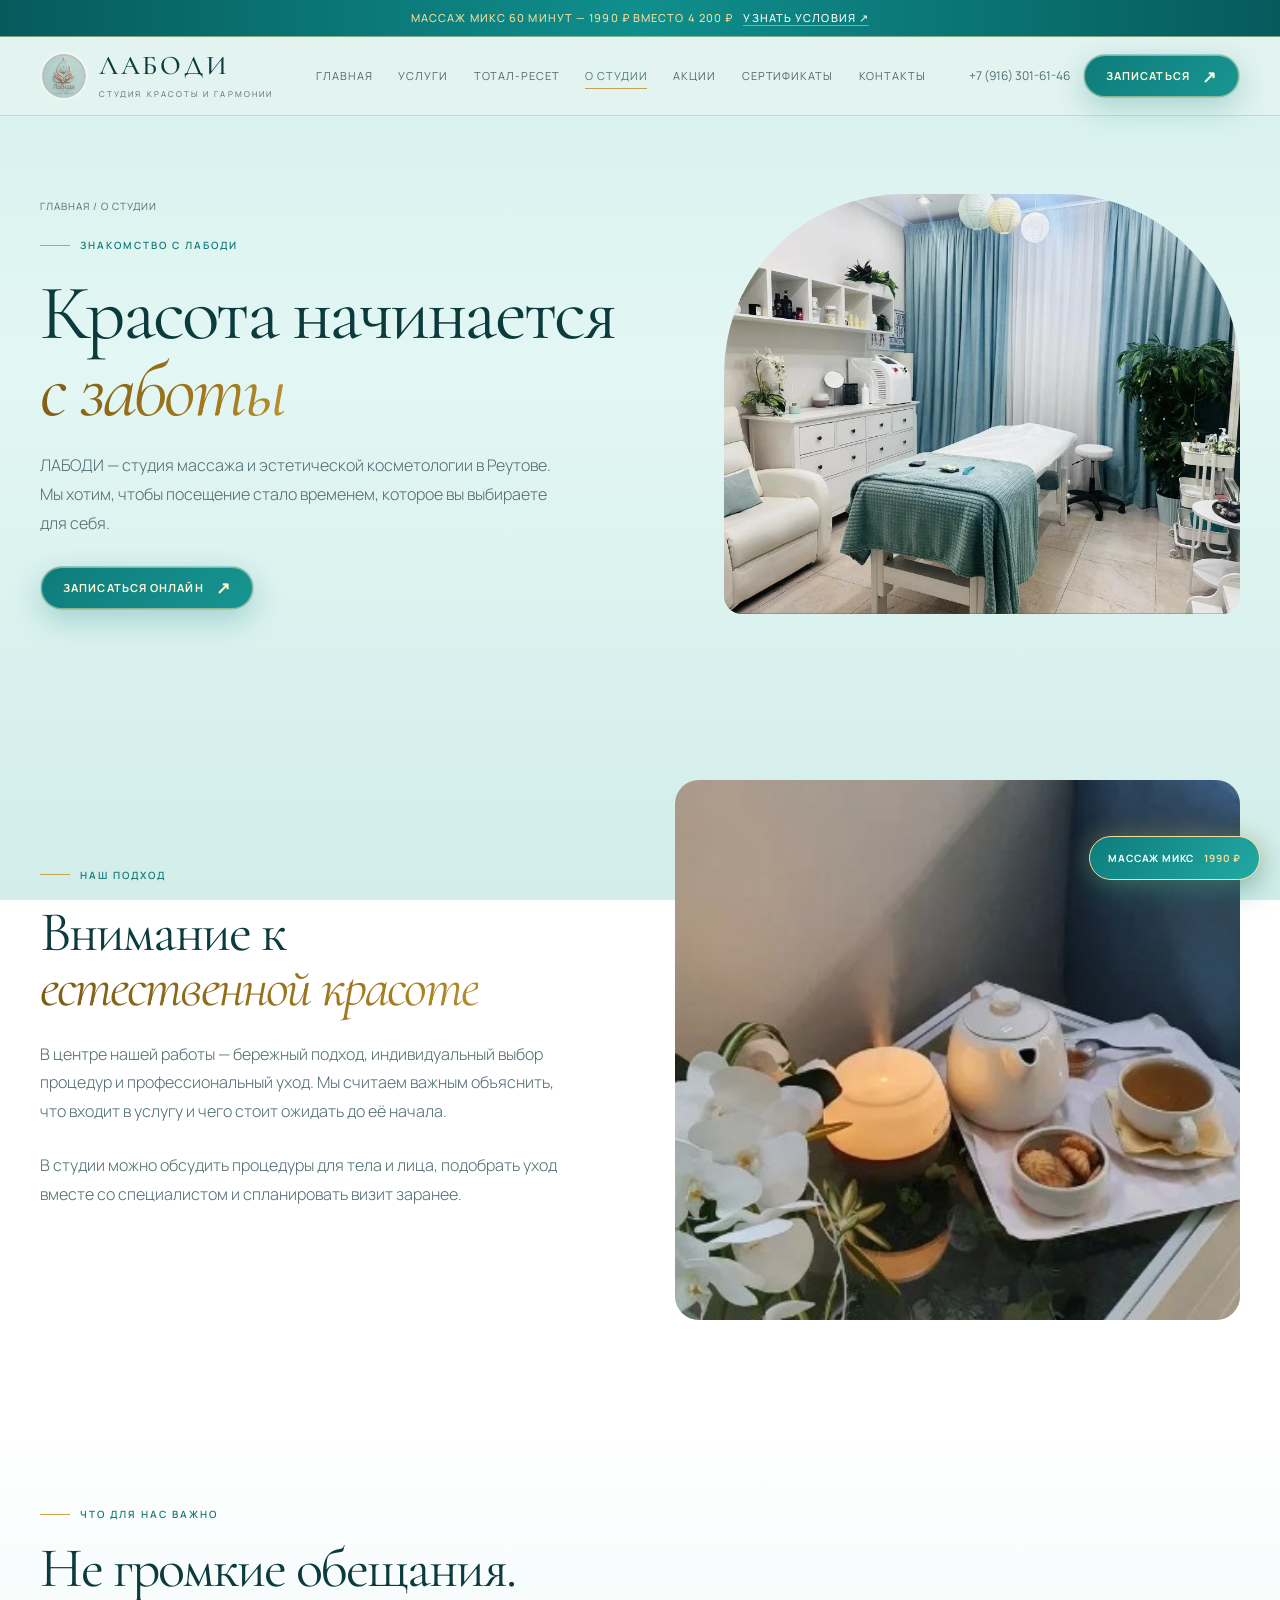
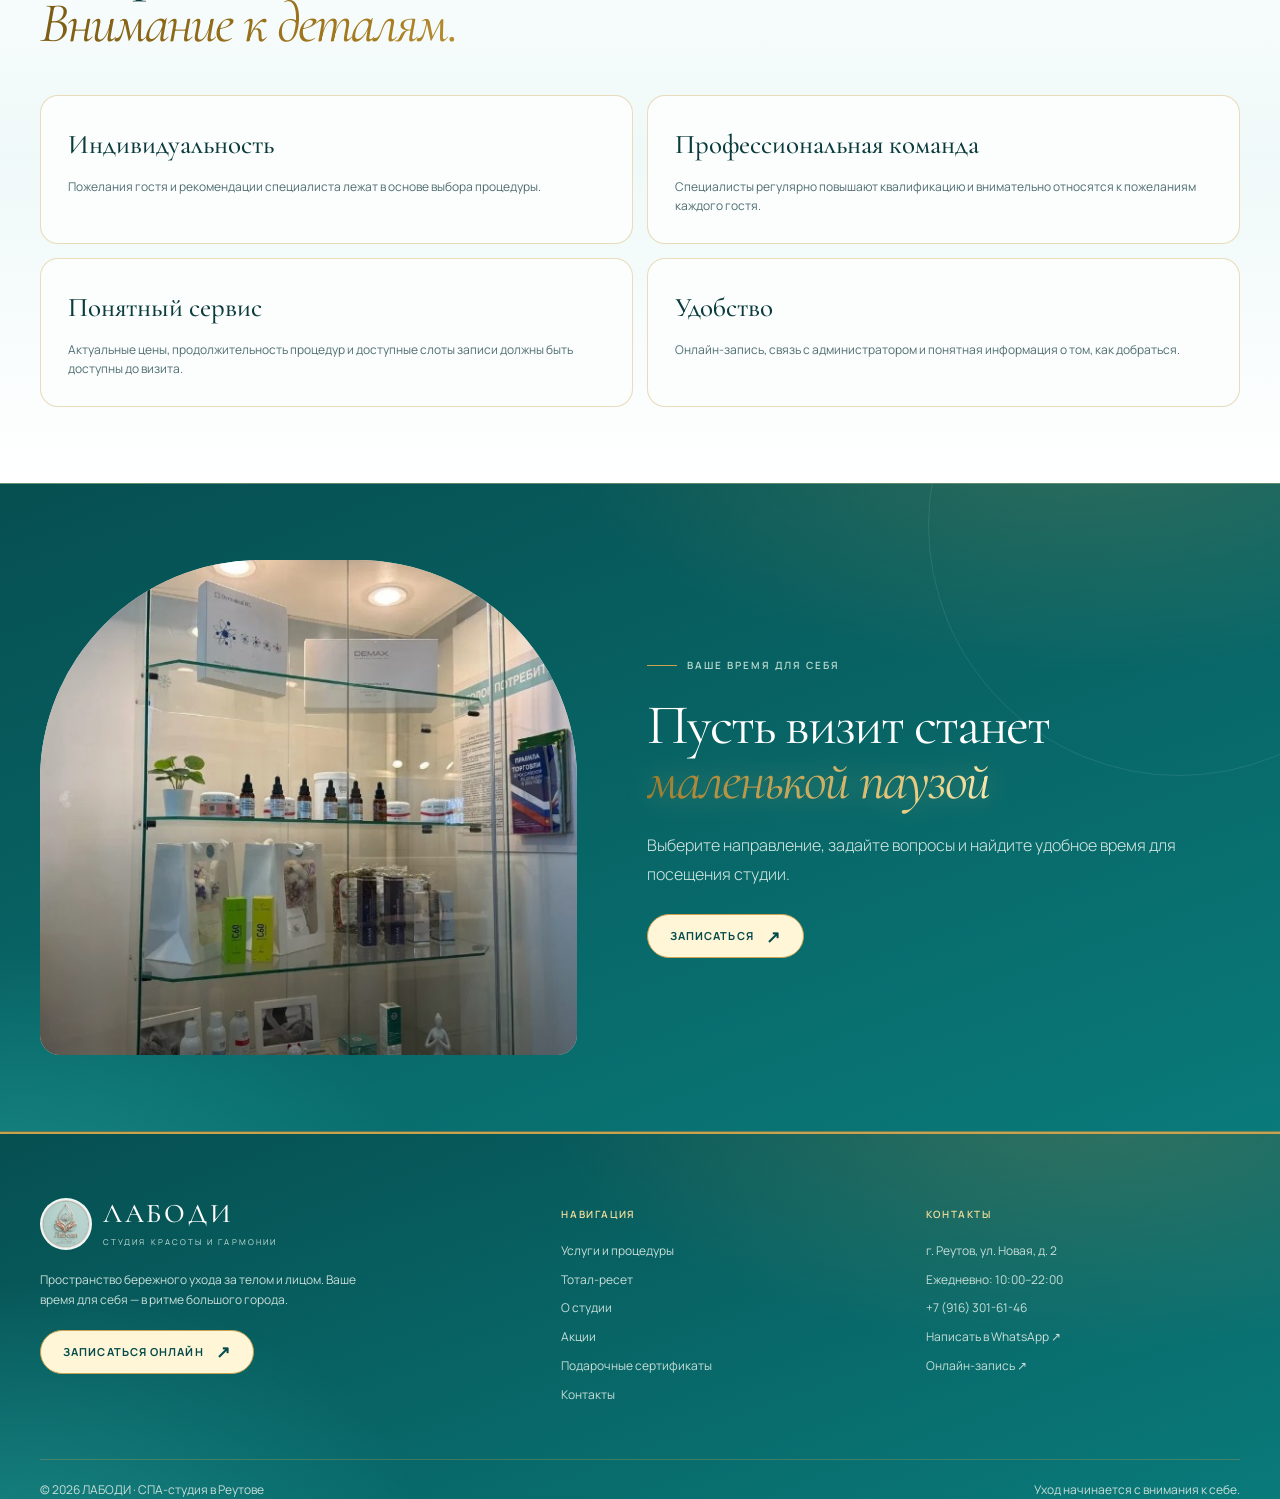
<file: labody-redesign Claude/about.html>
<!DOCTYPE html>

<html lang="ru"><head><meta charset="utf-8"/><meta content="width=device-width, initial-scale=1" name="viewport"/><meta content="О студии ЛАБОДИ: бережный подход к массажу, эстетической косметологии и уходу за собой." name="description"/><meta content="#f4f6ef" name="theme-color"/><title>О студии — ЛАБОДИ</title><link href="assets/fonts/fonts.css" rel="stylesheet"/><link href="styles.css" rel="stylesheet"/><link href="assets/labody-logo.png" rel="icon" type="image/png"/><link href="assets/labody-logo.png" rel="apple-touch-icon"/><meta content="website" property="og:type"/><meta content="ЛАБОДИ" property="og:site_name"/><meta content="ru_RU" property="og:locale"/><meta content="О студии — ЛАБОДИ" property="og:title"/><meta content="О студии ЛАБОДИ: бережный подход к массажу, эстетической косметологии и уходу за собой." property="og:description"/><meta content="summary" name="twitter:card"/></head><body><a class="skip-link" href="#main">К основному содержимому</a><div class="announcement">Массаж МИКС 60 минут — 1990 ₽ вместо 4 200 ₽ <a href="promotions.html">Узнать условия ↗</a></div>
<header class="site-header"><div class="container nav">
<a aria-label="ЛАБОДИ — главная" class="brand" href="index.html"><img alt="Логотип ЛАБОДИ" class="brand-logo" src="assets/labody-logo.png"/><span><span class="brand-name">ЛАБОДИ</span><span class="brand-sub">студия красоты и гармонии</span></span></a>
<nav aria-label="Главная навигация" class="nav-links"><a href="index.html">Главная</a><a href="services.html">Услуги</a><a href="total-reset.html">Тотал-ресет</a><a aria-current="page" class="active" href="about.html">О студии</a><a href="promotions.html">Акции</a><a href="certificates.html">Сертификаты</a><a href="contacts.html">Контакты</a></nav>
<div class="nav-actions"><a class="nav-phone" href="tel:+79163016146">+7 (916) 301-61-46</a><a class="btn" href="https://n609926.yclients.com/" rel="noopener" target="_blank">Записаться <span class="arrow">↗</span></a><button aria-expanded="false" aria-label="Открыть меню" class="menu-toggle">☰</button></div>
</div></header><main id="main">
<section class="page-hero"><div class="container page-hero-grid"><div class="reveal"><div class="breadcrumbs"><a href="index.html">Главная</a> / О студии</div><div class="eyebrow">Знакомство с ЛАБОДИ</div><h1 class="h1">Красота начинается <span class="italic">с заботы</span></h1><p class="lead">ЛАБОДИ — студия массажа и эстетической косметологии в Реутове. Мы хотим, чтобы посещение стало временем, которое вы выбираете для себя.</p><a class="btn" href="https://n609926.yclients.com/" rel="noopener" target="_blank">Записаться онлайн <span class="arrow">↗</span></a></div><div class="page-hero-photo reveal delay-1"><img alt="Процедурный кабинет студии ЛАБОДИ" fetchpriority="high" src="assets/photos/studio-room.jpg"/></div></div></section>
<section class="section"><div class="container split-section"><div class="split-copy reveal"><div class="eyebrow">Наш подход</div><h2 class="h2">Внимание к <span class="italic">естественной красоте</span></h2><p class="lead">В центре нашей работы — бережный подход, индивидуальный выбор процедур и профессиональный уход. Мы считаем важным объяснить, что входит в услугу и чего стоит ожидать до её начала.</p><p class="lead">В студии можно обсудить процедуры для тела и лица, подобрать уход вместе со специалистом и спланировать визит заранее.</p></div><div class="split-image reveal delay-1"><img alt="Чайный столик и ароматическая лампа в зоне отдыха" decoding="async" loading="lazy" src="assets/photos/tea-ritual.jpg"/></div></div></section>
<section class="section-sm"><div class="container"><div class="section-head"><div><div class="eyebrow">Что для нас важно</div><h2 class="h2" style="margin-top:18px">Не громкие обещания.<br/><span class="italic">Внимание к деталям.</span></h2></div></div><div class="about-values"><div class="value-card reveal"><b>Индивидуальность</b><p>Пожелания гостя и рекомендации специалиста лежат в основе выбора процедуры.</p></div><div class="value-card reveal delay-1"><b>Профессиональная команда</b><p>Специалисты регулярно повышают квалификацию и внимательно относятся к пожеланиям каждого гостя.</p></div><div class="value-card reveal"><b>Понятный сервис</b><p>Актуальные цены, продолжительность процедур и доступные слоты записи должны быть доступны до визита.</p></div><div class="value-card reveal delay-1"><b>Удобство</b><p>Онлайн-запись, связь с администратором и понятная информация о том, как добраться.</p></div></div></div></section>
<section class="section-sm dark-section"><div class="container total-grid"><div class="total-image"><img alt="Витрина с профессиональной косметикой в студии" decoding="async" loading="lazy" src="assets/photos/shop-showcase.jpg"/></div><div class="total-copy"><div class="eyebrow">Ваше время для себя</div><h2 class="h2">Пусть визит станет <span class="italic">маленькой паузой</span></h2><p class="lead">Выберите направление, задайте вопросы и найдите удобное время для посещения студии.</p><a class="btn btn-light" href="https://n609926.yclients.com/" rel="noopener" target="_blank">Записаться <span class="arrow">↗</span></a></div></div></section>
</main><footer class="site-footer"><div class="container"><div class="footer-main">
<div class="footer-brand"><a class="brand" href="index.html"><img alt="Логотип ЛАБОДИ" class="brand-logo" src="assets/labody-logo.png"/><span><span class="brand-name">ЛАБОДИ</span><span class="brand-sub">студия красоты и гармонии</span></span></a><p>Пространство бережного ухода за телом и лицом. Ваше время для себя — в ритме большого города.</p><a class="btn btn-light" href="https://n609926.yclients.com/" rel="noopener" target="_blank">Записаться онлайн <span class="arrow">↗</span></a></div>
<div class="footer-col"><h4>Навигация</h4><a href="services.html">Услуги и процедуры</a><a href="total-reset.html">Тотал-ресет</a><a href="about.html">О студии</a><a href="promotions.html">Акции</a><a href="certificates.html">Подарочные сертификаты</a><a href="contacts.html">Контакты</a></div>
<div class="footer-col"><h4>Контакты</h4><p>г. Реутов, ул. Новая, д. 2</p><p>Ежедневно: 10:00–22:00</p><a href="tel:+79163016146">+7 (916) 301-61-46</a><a href="https://wa.me/79163016146" rel="noopener" target="_blank">Написать в WhatsApp ↗</a><a href="https://n609926.yclients.com/" rel="noopener" target="_blank">Онлайн-запись ↗</a></div>
</div><div class="footer-bottom"><span>© <span data-year=""></span> ЛАБОДИ · СПА-студия в Реутове</span><span>Уход начинается с внимания к себе.</span></div></div></footer>
<div class="mobile-sticky"><a class="btn" href="https://n609926.yclients.com/" rel="noopener" target="_blank">Записаться онлайн <span class="arrow">↗</span></a></div>
<div aria-hidden="true" class="popup-backdrop"><section aria-labelledby="popup-title" aria-modal="true" class="popup popup-offer" role="dialog"><button aria-label="Закрыть окно" class="popup-close" data-popup-close="">×</button><img alt="Массаж МИКС, 60 минут, на первый визит — 1990 ₽ вместо 4200 ₽" class="popup-banner" height="753" src="assets/promo-first-visit.jpg" width="752"/><div class="popup-copy"><div class="eyebrow">Для новых гостей</div><h2 class="h2" id="popup-title">Массаж МИКС <span class="italic">за 1990 ₽</span></h2><p>60 минут глубокого расслабления на первый визит — вместо 4 200 ₽. Запишитесь онлайн и подарите себе заботу.</p><a class="btn" href="https://n609926.yclients.com/" rel="noopener" target="_blank">Записаться на МИКС <span class="arrow">↗</span></a><p class="fineprint">Предложение действует на первый визит. Уточняйте детали у администратора.</p></div></section></div>
<button aria-label="Открыть предложение: массаж МИКС за 1990 рублей" class="cookie-mini" data-popup-open="" type="button">Массаж МИКС <span>1990 ₽</span></button><script src="promo-config.js"></script><script src="script.js"></script><script src="booking.js"></script></body></html>
</file>
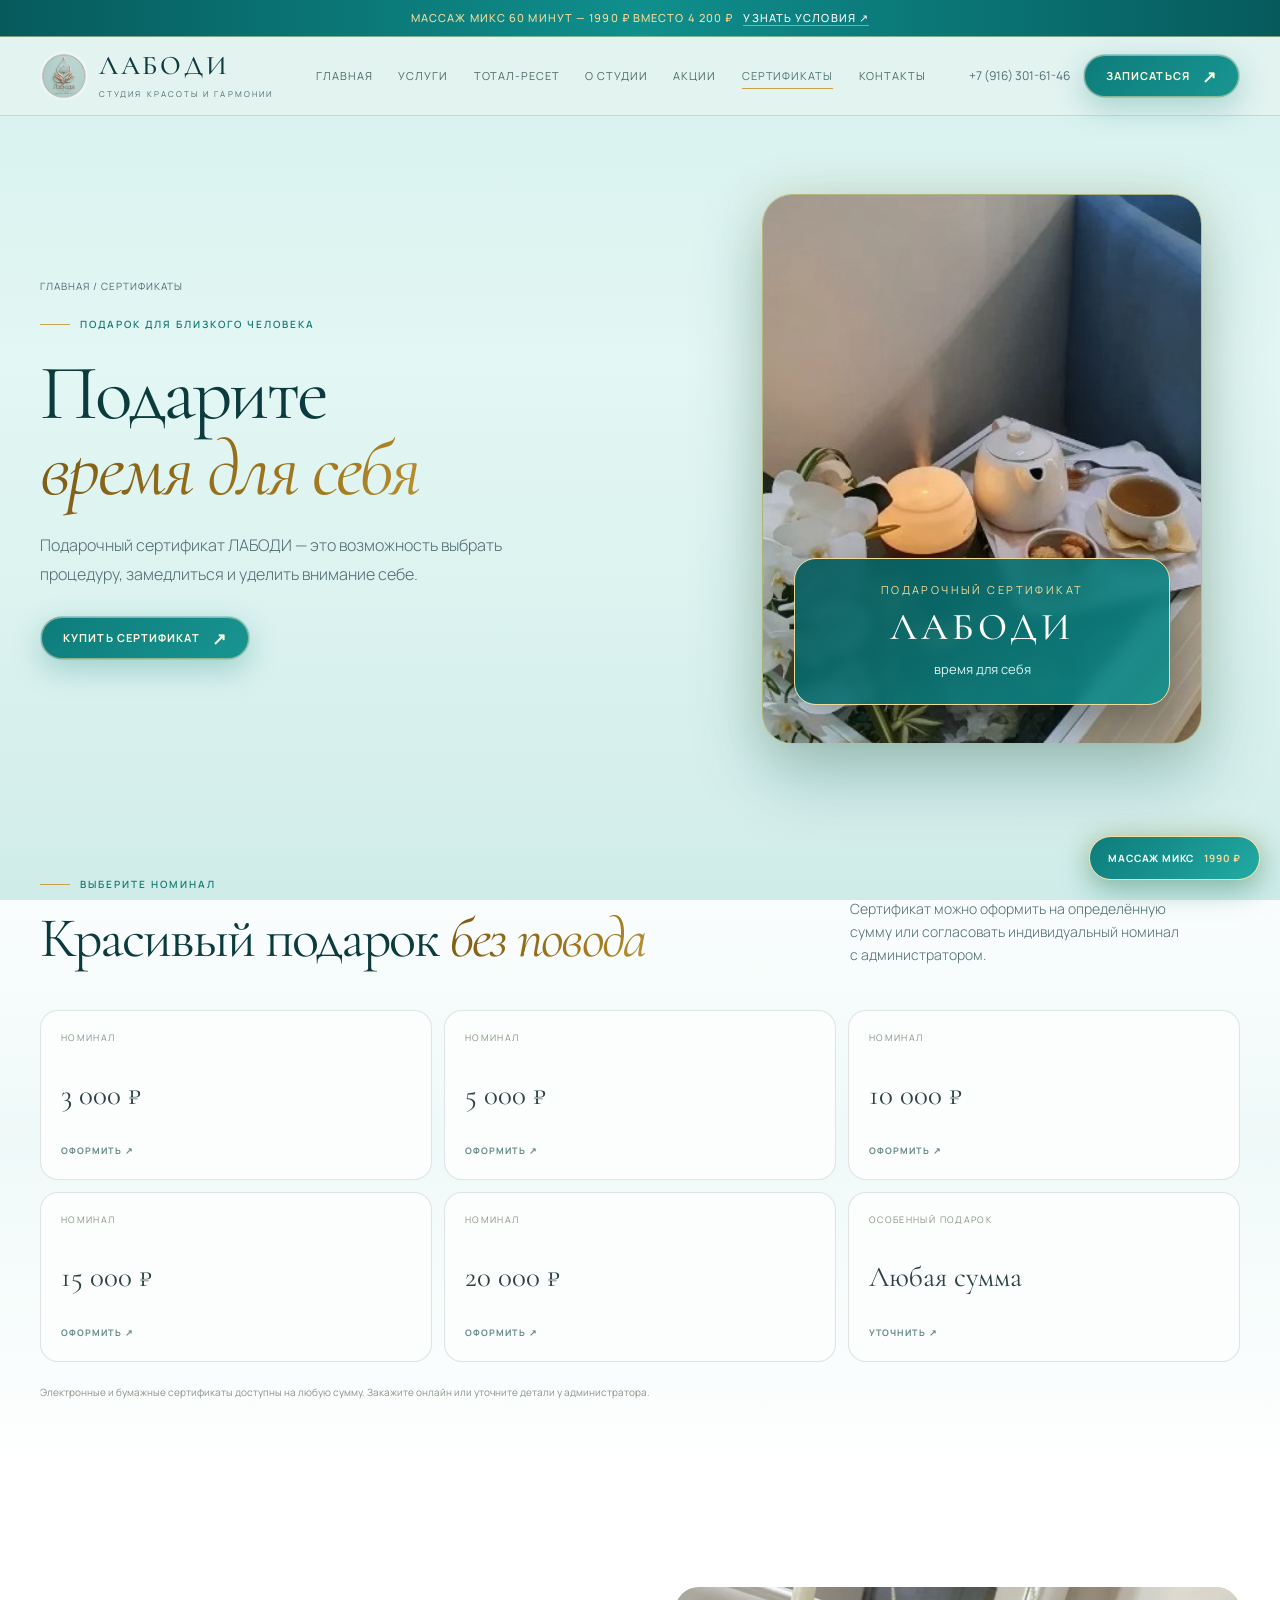
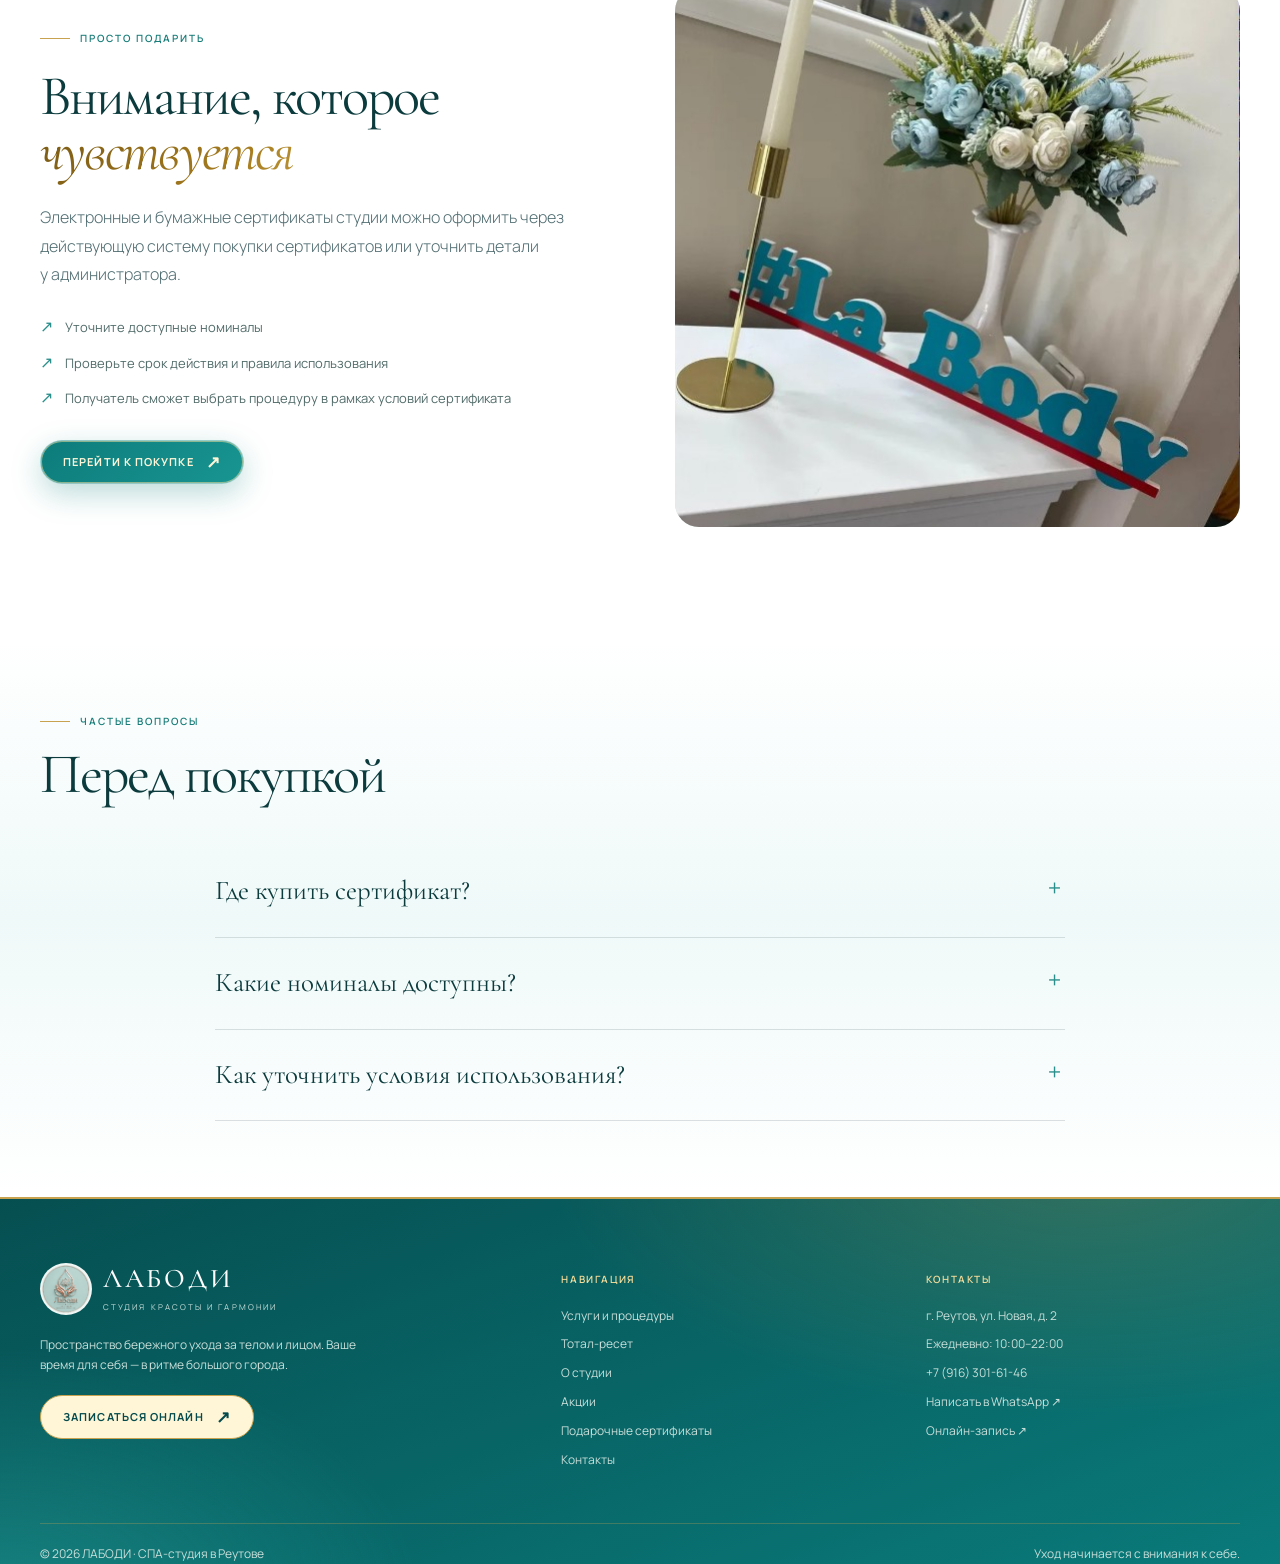
<file: labody-redesign Claude/certificates.html>
<!DOCTYPE html>

<html lang="ru"><head><meta charset="utf-8"/><meta content="width=device-width, initial-scale=1" name="viewport"/><meta content="Подарочные сертификаты СПА-студии ЛАБОДИ." name="description"/><meta content="#f4f6ef" name="theme-color"/><title>Сертификаты — ЛАБОДИ</title><link href="assets/fonts/fonts.css" rel="stylesheet"/><link href="styles.css" rel="stylesheet"/><link href="assets/labody-logo.png" rel="icon" type="image/png"/><link href="assets/labody-logo.png" rel="apple-touch-icon"/><meta content="website" property="og:type"/><meta content="ЛАБОДИ" property="og:site_name"/><meta content="ru_RU" property="og:locale"/><meta content="Сертификаты — ЛАБОДИ" property="og:title"/><meta content="Подарочные сертификаты СПА-студии ЛАБОДИ." property="og:description"/><meta content="summary" name="twitter:card"/></head><body><a class="skip-link" href="#main">К основному содержимому</a><div class="announcement">Массаж МИКС 60 минут — 1990 ₽ вместо 4 200 ₽ <a href="promotions.html">Узнать условия ↗</a></div>
<header class="site-header"><div class="container nav">
<a aria-label="ЛАБОДИ — главная" class="brand" href="index.html"><img alt="Логотип ЛАБОДИ" class="brand-logo" src="assets/labody-logo.png"/><span><span class="brand-name">ЛАБОДИ</span><span class="brand-sub">студия красоты и гармонии</span></span></a>
<nav aria-label="Главная навигация" class="nav-links"><a href="index.html">Главная</a><a href="services.html">Услуги</a><a href="total-reset.html">Тотал-ресет</a><a href="about.html">О студии</a><a href="promotions.html">Акции</a><a aria-current="page" class="active" href="certificates.html">Сертификаты</a><a href="contacts.html">Контакты</a></nav>
<div class="nav-actions"><a class="nav-phone" href="tel:+79163016146">+7 (916) 301-61-46</a><a class="btn" href="https://n609926.yclients.com/" rel="noopener" target="_blank">Записаться <span class="arrow">↗</span></a><button aria-expanded="false" aria-label="Открыть меню" class="menu-toggle">☰</button></div>
</div></header><main id="main">
<section class="page-hero"><div class="container page-hero-grid"><div class="reveal"><div class="breadcrumbs"><a href="index.html">Главная</a> / Сертификаты</div><div class="eyebrow">Подарок для близкого человека</div><h1 class="h1">Подарите <span class="italic">время для себя</span></h1><p class="lead">Подарочный сертификат ЛАБОДИ — это возможность выбрать процедуру, замедлиться и уделить внимание себе.</p><a class="btn" href="https://o2335.yclients.com/" rel="noopener" target="_blank">Купить сертификат <span class="arrow">↗</span></a></div><div class="cert-hero reveal delay-1"><div class="gift-photo"><img src="assets/photos/tea.jpg" alt="Чайный столик и орхидеи в зоне отдыха студии" loading="lazy"/><div class="gift-card"><span>Подарочный сертификат</span><strong>ЛАБОДИ</strong><small>время для себя</small></div></div></div></div></section>
<section class="section-sm"><div class="container"><div class="section-head reveal"><div><div class="eyebrow">Выберите номинал</div><h2 class="h2" style="margin-top:18px">Красивый подарок <span class="italic">без повода</span></h2></div><p>Сертификат можно оформить на определённую сумму или согласовать индивидуальный номинал с администратором.</p></div><div class="certificate-options"><a class="certificate-option reveal" href="https://o2335.yclients.com/" rel="noopener" target="_blank"><span>Номинал</span><strong>3 000 ₽</strong><b>Оформить ↗</b></a><a class="certificate-option reveal delay-1" href="https://o2335.yclients.com/" rel="noopener" target="_blank"><span>Номинал</span><strong>5 000 ₽</strong><b>Оформить ↗</b></a><a class="certificate-option reveal delay-2" href="https://o2335.yclients.com/" rel="noopener" target="_blank"><span>Номинал</span><strong>10 000 ₽</strong><b>Оформить ↗</b></a><a class="certificate-option reveal" href="https://o2335.yclients.com/" rel="noopener" target="_blank"><span>Номинал</span><strong>15 000 ₽</strong><b>Оформить ↗</b></a><a class="certificate-option reveal delay-2" href="https://o2335.yclients.com/" rel="noopener" target="_blank"><span>Номинал</span><strong>20 000 ₽</strong><b>Оформить ↗</b></a><a class="certificate-option reveal delay-1" href="https://o2335.yclients.com/" rel="noopener" target="_blank"><span>Особенный подарок</span><strong>Любая сумма</strong><b>Уточнить ↗</b></a></div><div class="catalog-legal">Электронные и бумажные сертификаты доступны на любую сумму. Закажите онлайн или уточните детали у администратора.</div></div></section>
<section class="section"><div class="container split-section"><div class="split-copy reveal"><div class="eyebrow">Просто подарить</div><h2 class="h2">Внимание, которое <span class="italic">чувствуется</span></h2><p class="lead">Электронные и бумажные сертификаты студии можно оформить через действующую систему покупки сертификатов или уточнить детали у администратора.</p><ul class="feature-list"><li>Уточните доступные номиналы</li><li>Проверьте срок действия и правила использования</li><li>Получатель сможет выбрать процедуру в рамках условий сертификата</li></ul><a class="btn" href="https://o2335.yclients.com/" rel="noopener" target="_blank">Перейти к покупке <span class="arrow">↗</span></a></div><div class="split-image reveal delay-1"><img alt="Подарок и сертификат" decoding="async" loading="lazy" src="assets/photos/sign.jpg"/></div></div></section>
<section class="section-sm"><div class="container"><div class="section-head"><div><div class="eyebrow">Частые вопросы</div><h2 class="h2" style="margin-top:18px">Перед покупкой</h2></div></div><div class="faq-list"><div class="faq-item"><button aria-expanded="false" class="faq-q">Где купить сертификат?<span>＋</span></button><div class="faq-a"><p>Кнопка ведёт на официальный сервис оформления и покупки сертификатов.</p></div></div><div class="faq-item"><button aria-expanded="false" class="faq-q">Какие номиналы доступны?<span>＋</span></button><div class="faq-a"><p>Доступные номиналы и варианты оформления отображаются в сервисе покупки сертификатов.</p></div></div><div class="faq-item"><button aria-expanded="false" class="faq-q">Как уточнить условия использования?<span>＋</span></button><div class="faq-a"><p>Свяжитесь с администратором по телефону +7 (916) 301-61-46 или напишите в WhatsApp.</p></div></div></div></div></section>
</main><footer class="site-footer"><div class="container"><div class="footer-main">
<div class="footer-brand"><a class="brand" href="index.html"><img alt="Логотип ЛАБОДИ" class="brand-logo" src="assets/labody-logo.png"/><span><span class="brand-name">ЛАБОДИ</span><span class="brand-sub">студия красоты и гармонии</span></span></a><p>Пространство бережного ухода за телом и лицом. Ваше время для себя — в ритме большого города.</p><a class="btn btn-light" href="https://n609926.yclients.com/" rel="noopener" target="_blank">Записаться онлайн <span class="arrow">↗</span></a></div>
<div class="footer-col"><h4>Навигация</h4><a href="services.html">Услуги и процедуры</a><a href="total-reset.html">Тотал-ресет</a><a href="about.html">О студии</a><a href="promotions.html">Акции</a><a href="certificates.html">Подарочные сертификаты</a><a href="contacts.html">Контакты</a></div>
<div class="footer-col"><h4>Контакты</h4><p>г. Реутов, ул. Новая, д. 2</p><p>Ежедневно: 10:00–22:00</p><a href="tel:+79163016146">+7 (916) 301-61-46</a><a href="https://wa.me/79163016146" rel="noopener" target="_blank">Написать в WhatsApp ↗</a><a href="https://n609926.yclients.com/" rel="noopener" target="_blank">Онлайн-запись ↗</a></div>
</div><div class="footer-bottom"><span>© <span data-year=""></span> ЛАБОДИ · СПА-студия в Реутове</span><span>Уход начинается с внимания к себе.</span></div></div></footer>
<div class="mobile-sticky"><a class="btn" href="https://n609926.yclients.com/" rel="noopener" target="_blank">Записаться онлайн <span class="arrow">↗</span></a></div>
<div aria-hidden="true" class="popup-backdrop"><section aria-labelledby="popup-title" aria-modal="true" class="popup popup-offer" role="dialog"><button aria-label="Закрыть окно" class="popup-close" data-popup-close="">×</button><img alt="Массаж МИКС, 60 минут, на первый визит — 1990 ₽ вместо 4200 ₽" class="popup-banner" height="753" src="assets/promo-first-visit.jpg" width="752"/><div class="popup-copy"><div class="eyebrow">Для новых гостей</div><h2 class="h2" id="popup-title">Массаж МИКС <span class="italic">за 1990 ₽</span></h2><p>60 минут глубокого расслабления на первый визит — вместо 4 200 ₽. Запишитесь онлайн и подарите себе заботу.</p><a class="btn" href="https://n609926.yclients.com/" rel="noopener" target="_blank">Записаться на МИКС <span class="arrow">↗</span></a><p class="fineprint">Предложение действует на первый визит. Уточняйте детали у администратора.</p></div></section></div>
<button aria-label="Открыть предложение: массаж МИКС за 1990 рублей" class="cookie-mini" data-popup-open="" type="button">Массаж МИКС <span>1990 ₽</span></button><script src="promo-config.js"></script><script src="script.js"></script><script src="booking.js"></script></body></html>
</file>
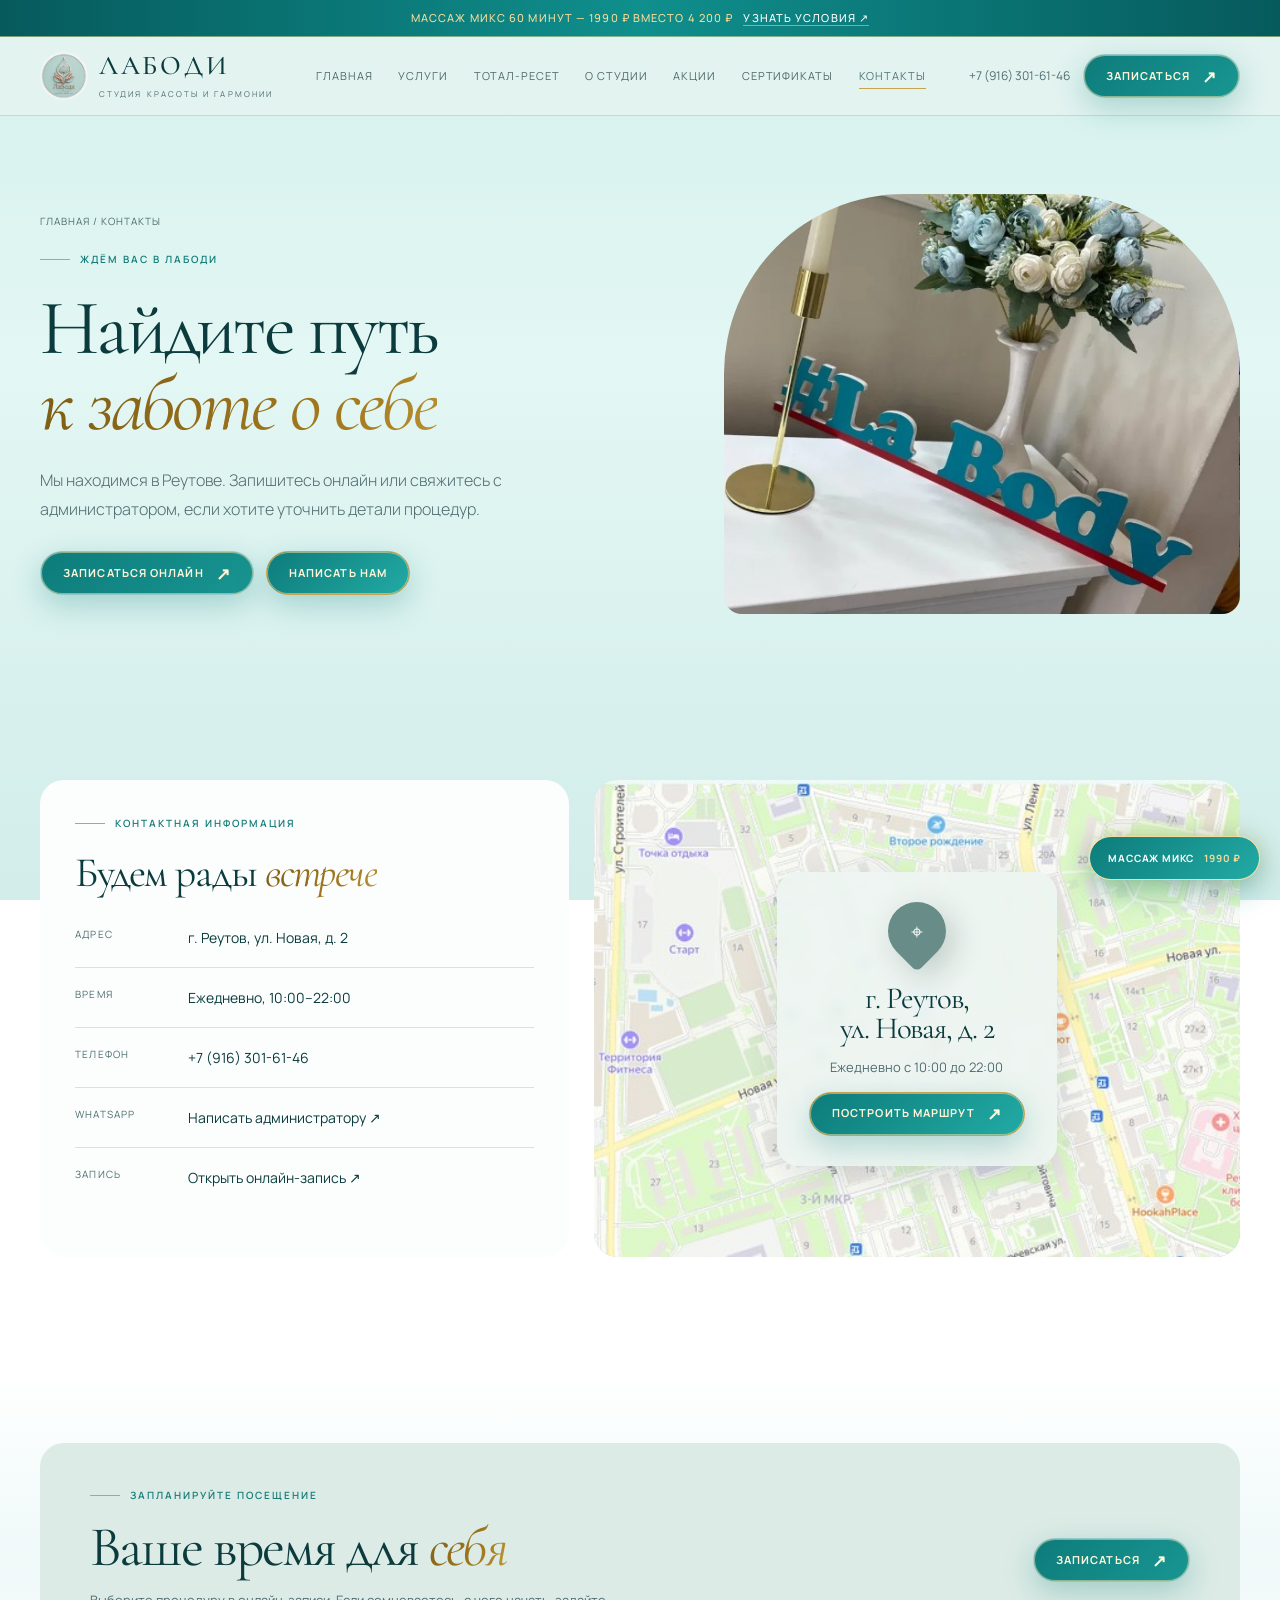
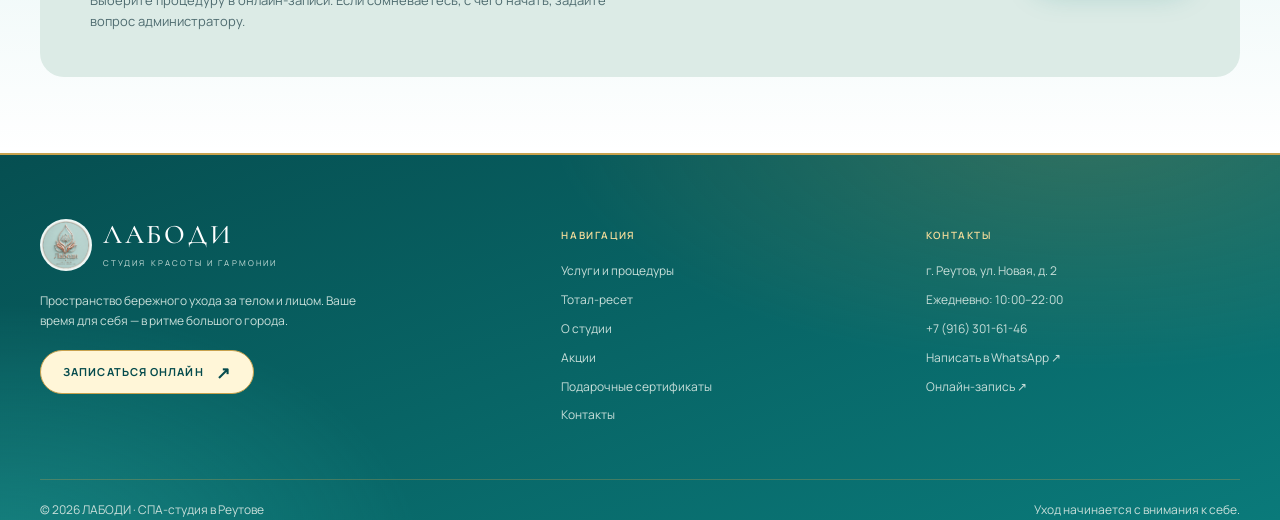
<file: labody-redesign Claude/contacts.html>
<!DOCTYPE html>

<html lang="ru"><head><meta charset="utf-8"/><meta content="width=device-width, initial-scale=1" name="viewport"/><meta content="Контакты СПА-студии ЛАБОДИ в Реутове: адрес, телефон, часы работы и онлайн-запись." name="description"/><meta content="#f4f6ef" name="theme-color"/><title>Контакты — ЛАБОДИ</title><link href="assets/fonts/fonts.css" rel="stylesheet"/><link href="styles.css" rel="stylesheet"/><link href="assets/labody-logo.png" rel="icon" type="image/png"/><link href="assets/labody-logo.png" rel="apple-touch-icon"/><meta content="website" property="og:type"/><meta content="ЛАБОДИ" property="og:site_name"/><meta content="ru_RU" property="og:locale"/><meta content="Контакты — ЛАБОДИ" property="og:title"/><meta content="Контакты СПА-студии ЛАБОДИ в Реутове: адрес, телефон, часы работы и онлайн-запись." property="og:description"/><meta content="summary" name="twitter:card"/><script type="application/ld+json">{"@context": "https://schema.org", "@type": "HealthAndBeautyBusiness", "name": "ЛАБОДИ", "description": "СПА-студия в Реутове: массаж лица и тела, эстетическая косметология, SPA-программы.", "telephone": "+7 916 301-61-46", "address": {"@type": "PostalAddress", "streetAddress": "ул. Новая, д. 2", "addressLocality": "Реутов", "addressCountry": "RU"}, "openingHoursSpecification": [{"@type": "OpeningHoursSpecification", "dayOfWeek": ["Monday", "Tuesday", "Wednesday", "Thursday", "Friday", "Saturday", "Sunday"], "opens": "10:00", "closes": "22:00"}], "sameAs": ["https://yandex.com/profile/16571678110"]}</script></head><body><a class="skip-link" href="#main">К основному содержимому</a><div class="announcement">Массаж МИКС 60 минут — 1990 ₽ вместо 4 200 ₽ <a href="promotions.html">Узнать условия ↗</a></div>
<header class="site-header"><div class="container nav">
<a aria-label="ЛАБОДИ — главная" class="brand" href="index.html"><img alt="Логотип ЛАБОДИ" class="brand-logo" src="assets/labody-logo.png"/><span><span class="brand-name">ЛАБОДИ</span><span class="brand-sub">студия красоты и гармонии</span></span></a>
<nav aria-label="Главная навигация" class="nav-links"><a href="index.html">Главная</a><a href="services.html">Услуги</a><a href="total-reset.html">Тотал-ресет</a><a href="about.html">О студии</a><a href="promotions.html">Акции</a><a href="certificates.html">Сертификаты</a><a aria-current="page" class="active" href="contacts.html">Контакты</a></nav>
<div class="nav-actions"><a class="nav-phone" href="tel:+79163016146">+7 (916) 301-61-46</a><a class="btn" href="https://n609926.yclients.com/" rel="noopener" target="_blank">Записаться <span class="arrow">↗</span></a><button aria-expanded="false" aria-label="Открыть меню" class="menu-toggle">☰</button></div>
</div></header><main id="main">
<section class="page-hero"><div class="container page-hero-grid"><div class="reveal"><div class="breadcrumbs"><a href="index.html">Главная</a> / Контакты</div><div class="eyebrow">Ждём вас в ЛАБОДИ</div><h1 class="h1">Найдите путь <span class="italic">к заботе о себе</span></h1><p class="lead">Мы находимся в Реутове. Запишитесь онлайн или свяжитесь с администратором, если хотите уточнить детали процедур.</p><div class="button-row"><a class="btn" href="https://n609926.yclients.com/" rel="noopener" target="_blank">Записаться онлайн <span class="arrow">↗</span></a><a class="btn btn-outline" href="https://wa.me/79163016146" rel="noopener" target="_blank">Написать нам</a></div></div><div class="page-hero-photo reveal delay-1"><img alt="Вывеска студии ЛАБОДИ и цветы в зале" fetchpriority="high" src="assets/photos/studio-sign.jpg"/></div></div></section>
<section class="section"><div class="container contact-grid"><div class="contact-card reveal"><div class="eyebrow">Контактная информация</div><h2 class="h2" style="font-size:42px;margin:20px 0 12px">Будем рады <span class="italic">встрече</span></h2><dl><div class="contact-row"><dt>Адрес</dt><dd>г. Реутов, ул. Новая, д. 2</dd></div><div class="contact-row"><dt>Время</dt><dd>Ежедневно, 10:00–22:00</dd></div><div class="contact-row"><dt>Телефон</dt><dd><a href="tel:+79163016146">+7 (916) 301-61-46</a></dd></div><div class="contact-row"><dt>WhatsApp</dt><dd><a href="https://wa.me/79163016146" rel="noopener" target="_blank">Написать администратору ↗</a></dd></div><div class="contact-row"><dt>Запись</dt><dd><a href="https://n609926.yclients.com/" rel="noopener" target="_blank">Открыть онлайн-запись ↗</a></dd></div></dl></div><div class="map-card reveal delay-1"><img alt="Яндекс Карты: ЛАБОДИ, Реутов, улица Новая, 2" class="map-image" decoding="async" loading="lazy" src="assets/yandex-map.jpg"/><div class="map-message"><div class="pin"><span>⌖</span></div><h3 class="h3">г. Реутов,<br/>ул. Новая, д. 2</h3><p>Ежедневно с 10:00 до 22:00</p><a class="btn btn-outline" href="https://yandex.ru/maps/?text=LA%20BODY%20Реутов%20Новая%202" rel="noopener" target="_blank">Построить маршрут <span class="arrow">↗</span></a></div></div></div></section>
<section class="section-sm"><div class="container"><div class="certificate-band reveal"><div><div class="eyebrow">Запланируйте посещение</div><h2 class="h2" style="margin-top:16px">Ваше время для <span class="italic">себя</span></h2><p>Выберите процедуру в онлайн-записи. Если сомневаетесь, с чего начать, задайте вопрос администратору.</p></div><a class="btn" href="https://n609926.yclients.com/" rel="noopener" target="_blank">Записаться <span class="arrow">↗</span></a></div></div></section>
</main><footer class="site-footer"><div class="container"><div class="footer-main">
<div class="footer-brand"><a class="brand" href="index.html"><img alt="Логотип ЛАБОДИ" class="brand-logo" src="assets/labody-logo.png"/><span><span class="brand-name">ЛАБОДИ</span><span class="brand-sub">студия красоты и гармонии</span></span></a><p>Пространство бережного ухода за телом и лицом. Ваше время для себя — в ритме большого города.</p><a class="btn btn-light" href="https://n609926.yclients.com/" rel="noopener" target="_blank">Записаться онлайн <span class="arrow">↗</span></a></div>
<div class="footer-col"><h4>Навигация</h4><a href="services.html">Услуги и процедуры</a><a href="total-reset.html">Тотал-ресет</a><a href="about.html">О студии</a><a href="promotions.html">Акции</a><a href="certificates.html">Подарочные сертификаты</a><a href="contacts.html">Контакты</a></div>
<div class="footer-col"><h4>Контакты</h4><p>г. Реутов, ул. Новая, д. 2</p><p>Ежедневно: 10:00–22:00</p><a href="tel:+79163016146">+7 (916) 301-61-46</a><a href="https://wa.me/79163016146" rel="noopener" target="_blank">Написать в WhatsApp ↗</a><a href="https://n609926.yclients.com/" rel="noopener" target="_blank">Онлайн-запись ↗</a></div>
</div><div class="footer-bottom"><span>© <span data-year=""></span> ЛАБОДИ · СПА-студия в Реутове</span><span>Уход начинается с внимания к себе.</span></div></div></footer>
<div class="mobile-sticky"><a class="btn" href="https://n609926.yclients.com/" rel="noopener" target="_blank">Записаться онлайн <span class="arrow">↗</span></a></div>
<div aria-hidden="true" class="popup-backdrop"><section aria-labelledby="popup-title" aria-modal="true" class="popup popup-offer" role="dialog"><button aria-label="Закрыть окно" class="popup-close" data-popup-close="">×</button><img alt="Массаж МИКС, 60 минут, на первый визит — 1990 ₽ вместо 4200 ₽" class="popup-banner" height="753" src="assets/promo-first-visit.jpg" width="752"/><div class="popup-copy"><div class="eyebrow">Для новых гостей</div><h2 class="h2" id="popup-title">Массаж МИКС <span class="italic">за 1990 ₽</span></h2><p>60 минут глубокого расслабления на первый визит — вместо 4 200 ₽. Запишитесь онлайн и подарите себе заботу.</p><a class="btn" href="https://n609926.yclients.com/" rel="noopener" target="_blank">Записаться на МИКС <span class="arrow">↗</span></a><p class="fineprint">Предложение действует на первый визит. Уточняйте детали у администратора.</p></div></section></div>
<button aria-label="Открыть предложение: массаж МИКС за 1990 рублей" class="cookie-mini" data-popup-open="" type="button">Массаж МИКС <span>1990 ₽</span></button><script src="promo-config.js"></script><script src="script.js"></script><script src="booking.js"></script></body></html>
</file>
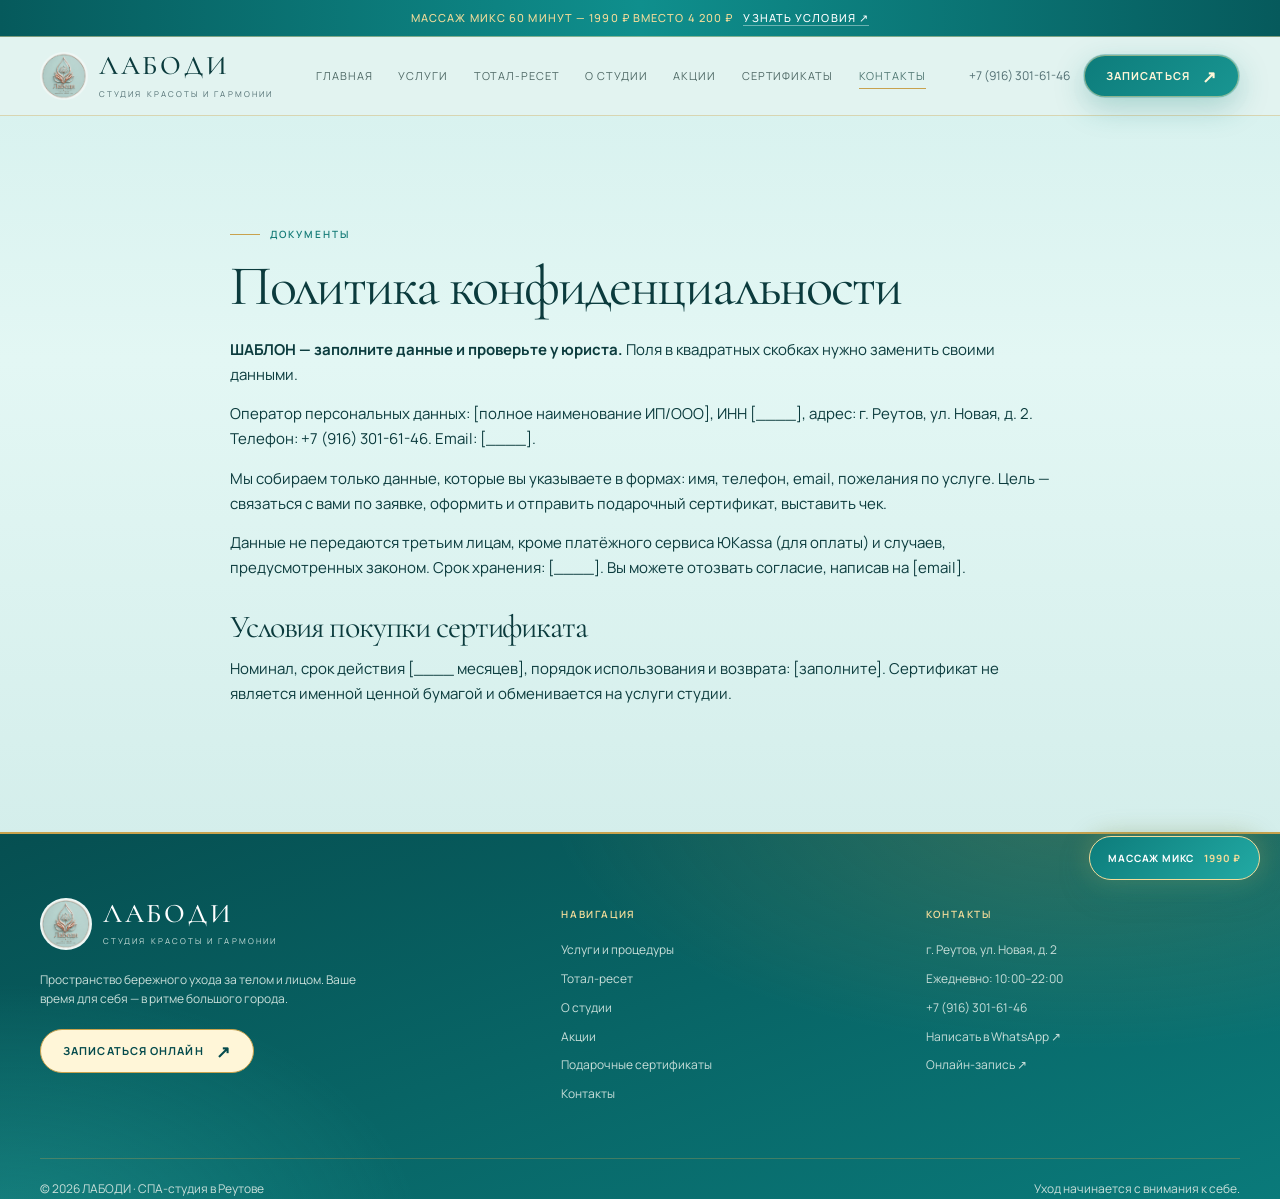
<file: labody-redesign Claude/privacy.html>
<!DOCTYPE html>

<html lang="ru"><head><meta charset="utf-8"/><meta content="width=device-width, initial-scale=1" name="viewport"/><meta content="Контакты СПА-студии ЛАБОДИ в Реутове: адрес, телефон, часы работы и онлайн-запись." name="description"/><meta content="#f4f6ef" name="theme-color"/><title>Политика конфиденциальности — ЛАБОДИ</title><link href="assets/fonts/fonts.css" rel="stylesheet"/><link href="styles.css" rel="stylesheet"/><link href="assets/labody-logo.png" rel="icon" type="image/png"/><link href="assets/labody-logo.png" rel="apple-touch-icon"/><meta content="website" property="og:type"/><meta content="ЛАБОДИ" property="og:site_name"/><meta content="ru_RU" property="og:locale"/><meta content="Контакты — ЛАБОДИ" property="og:title"/><meta content="Контакты СПА-студии ЛАБОДИ в Реутове: адрес, телефон, часы работы и онлайн-запись." property="og:description"/><meta content="summary" name="twitter:card"/><script type="application/ld+json">{"@context": "https://schema.org", "@type": "HealthAndBeautyBusiness", "name": "ЛАБОДИ", "description": "СПА-студия в Реутове: массаж лица и тела, эстетическая косметология, SPA-программы.", "telephone": "+7 916 301-61-46", "address": {"@type": "PostalAddress", "streetAddress": "ул. Новая, д. 2", "addressLocality": "Реутов", "addressCountry": "RU"}, "openingHoursSpecification": [{"@type": "OpeningHoursSpecification", "dayOfWeek": ["Monday", "Tuesday", "Wednesday", "Thursday", "Friday", "Saturday", "Sunday"], "opens": "10:00", "closes": "22:00"}], "sameAs": ["https://yandex.com/profile/16571678110"]}</script></head><body><a class="skip-link" href="#main">К основному содержимому</a><div class="announcement">Массаж МИКС 60 минут — 1990 ₽ вместо 4 200 ₽ <a href="promotions.html">Узнать условия ↗</a></div>
<header class="site-header"><div class="container nav">
<a aria-label="ЛАБОДИ — главная" class="brand" href="index.html"><img alt="Логотип ЛАБОДИ" class="brand-logo" src="assets/labody-logo.png"/><span><span class="brand-name">ЛАБОДИ</span><span class="brand-sub">студия красоты и гармонии</span></span></a>
<nav aria-label="Главная навигация" class="nav-links"><a href="index.html">Главная</a><a href="services.html">Услуги</a><a href="total-reset.html">Тотал-ресет</a><a href="about.html">О студии</a><a href="promotions.html">Акции</a><a href="certificates.html">Сертификаты</a><a aria-current="page" class="active" href="contacts.html">Контакты</a></nav>
<div class="nav-actions"><a class="nav-phone" href="tel:+79163016146">+7 (916) 301-61-46</a><a class="btn" href="https://n609926.yclients.com/" rel="noopener" target="_blank">Записаться <span class="arrow">↗</span></a><button aria-expanded="false" aria-label="Открыть меню" class="menu-toggle">☰</button></div>
</div></header><main id="main"><section class="section"><div class="container" style="max-width:820px"><div class="eyebrow">Документы</div><h1 class="h2" style="margin:16px 0 24px">Политика конфиденциальности</h1><p><b>ШАБЛОН — заполните данные и проверьте у юриста.</b> Поля в квадратных скобках нужно заменить своими данными.</p><p>Оператор персональных данных: [полное наименование ИП/ООО], ИНН [____], адрес: г. Реутов, ул. Новая, д. 2. Телефон: +7 (916) 301-61-46. Email: [____].</p><p>Мы собираем только данные, которые вы указываете в формах: имя, телефон, email, пожелания по услуге. Цель — связаться с вами по заявке, оформить и отправить подарочный сертификат, выставить чек.</p><p>Данные не передаются третьим лицам, кроме платёжного сервиса ЮKassa (для оплаты) и случаев, предусмотренных законом. Срок хранения: [____]. Вы можете отозвать согласие, написав на [email].</p><h2 class="h2" style="font-size:32px;margin:30px 0 12px">Условия покупки сертификата</h2><p>Номинал, срок действия [____ месяцев], порядок использования и возврата: [заполните]. Сертификат не является именной ценной бумагой и обменивается на услуги студии.</p></div></section></main><footer class="site-footer"><div class="container"><div class="footer-main">
<div class="footer-brand"><a class="brand" href="index.html"><img alt="Логотип ЛАБОДИ" class="brand-logo" src="assets/labody-logo.png"/><span><span class="brand-name">ЛАБОДИ</span><span class="brand-sub">студия красоты и гармонии</span></span></a><p>Пространство бережного ухода за телом и лицом. Ваше время для себя — в ритме большого города.</p><a class="btn btn-light" href="https://n609926.yclients.com/" rel="noopener" target="_blank">Записаться онлайн <span class="arrow">↗</span></a></div>
<div class="footer-col"><h4>Навигация</h4><a href="services.html">Услуги и процедуры</a><a href="total-reset.html">Тотал-ресет</a><a href="about.html">О студии</a><a href="promotions.html">Акции</a><a href="certificates.html">Подарочные сертификаты</a><a href="contacts.html">Контакты</a></div>
<div class="footer-col"><h4>Контакты</h4><p>г. Реутов, ул. Новая, д. 2</p><p>Ежедневно: 10:00–22:00</p><a href="tel:+79163016146">+7 (916) 301-61-46</a><a href="https://wa.me/79163016146" rel="noopener" target="_blank">Написать в WhatsApp ↗</a><a href="https://n609926.yclients.com/" rel="noopener" target="_blank">Онлайн-запись ↗</a></div>
</div><div class="footer-bottom"><span>© <span data-year=""></span> ЛАБОДИ · СПА-студия в Реутове</span><span>Уход начинается с внимания к себе.</span></div></div></footer>
<div class="mobile-sticky"><a class="btn" href="https://n609926.yclients.com/" rel="noopener" target="_blank">Записаться онлайн <span class="arrow">↗</span></a></div>
<div aria-hidden="true" class="popup-backdrop"><section aria-labelledby="popup-title" aria-modal="true" class="popup popup-offer" role="dialog"><button aria-label="Закрыть окно" class="popup-close" data-popup-close="">×</button><img alt="Массаж МИКС, 60 минут, на первый визит — 1990 ₽ вместо 4200 ₽" class="popup-banner" height="753" src="assets/promo-first-visit.jpg" width="752"/><div class="popup-copy"><div class="eyebrow">Для новых гостей</div><h2 class="h2" id="popup-title">Массаж МИКС <span class="italic">за 1990 ₽</span></h2><p>60 минут глубокого расслабления на первый визит — вместо 4 200 ₽. Запишитесь онлайн и подарите себе заботу.</p><a class="btn" href="https://n609926.yclients.com/" rel="noopener" target="_blank">Записаться на МИКС <span class="arrow">↗</span></a><p class="fineprint">Предложение действует на первый визит. Уточняйте детали у администратора.</p></div></section></div>
<button aria-label="Открыть предложение: массаж МИКС за 1990 рублей" class="cookie-mini" data-popup-open="" type="button">Массаж МИКС <span>1990 ₽</span></button><script src="promo-config.js"></script><script src="script.js"></script><script src="booking.js"></script></body></html>
</file>
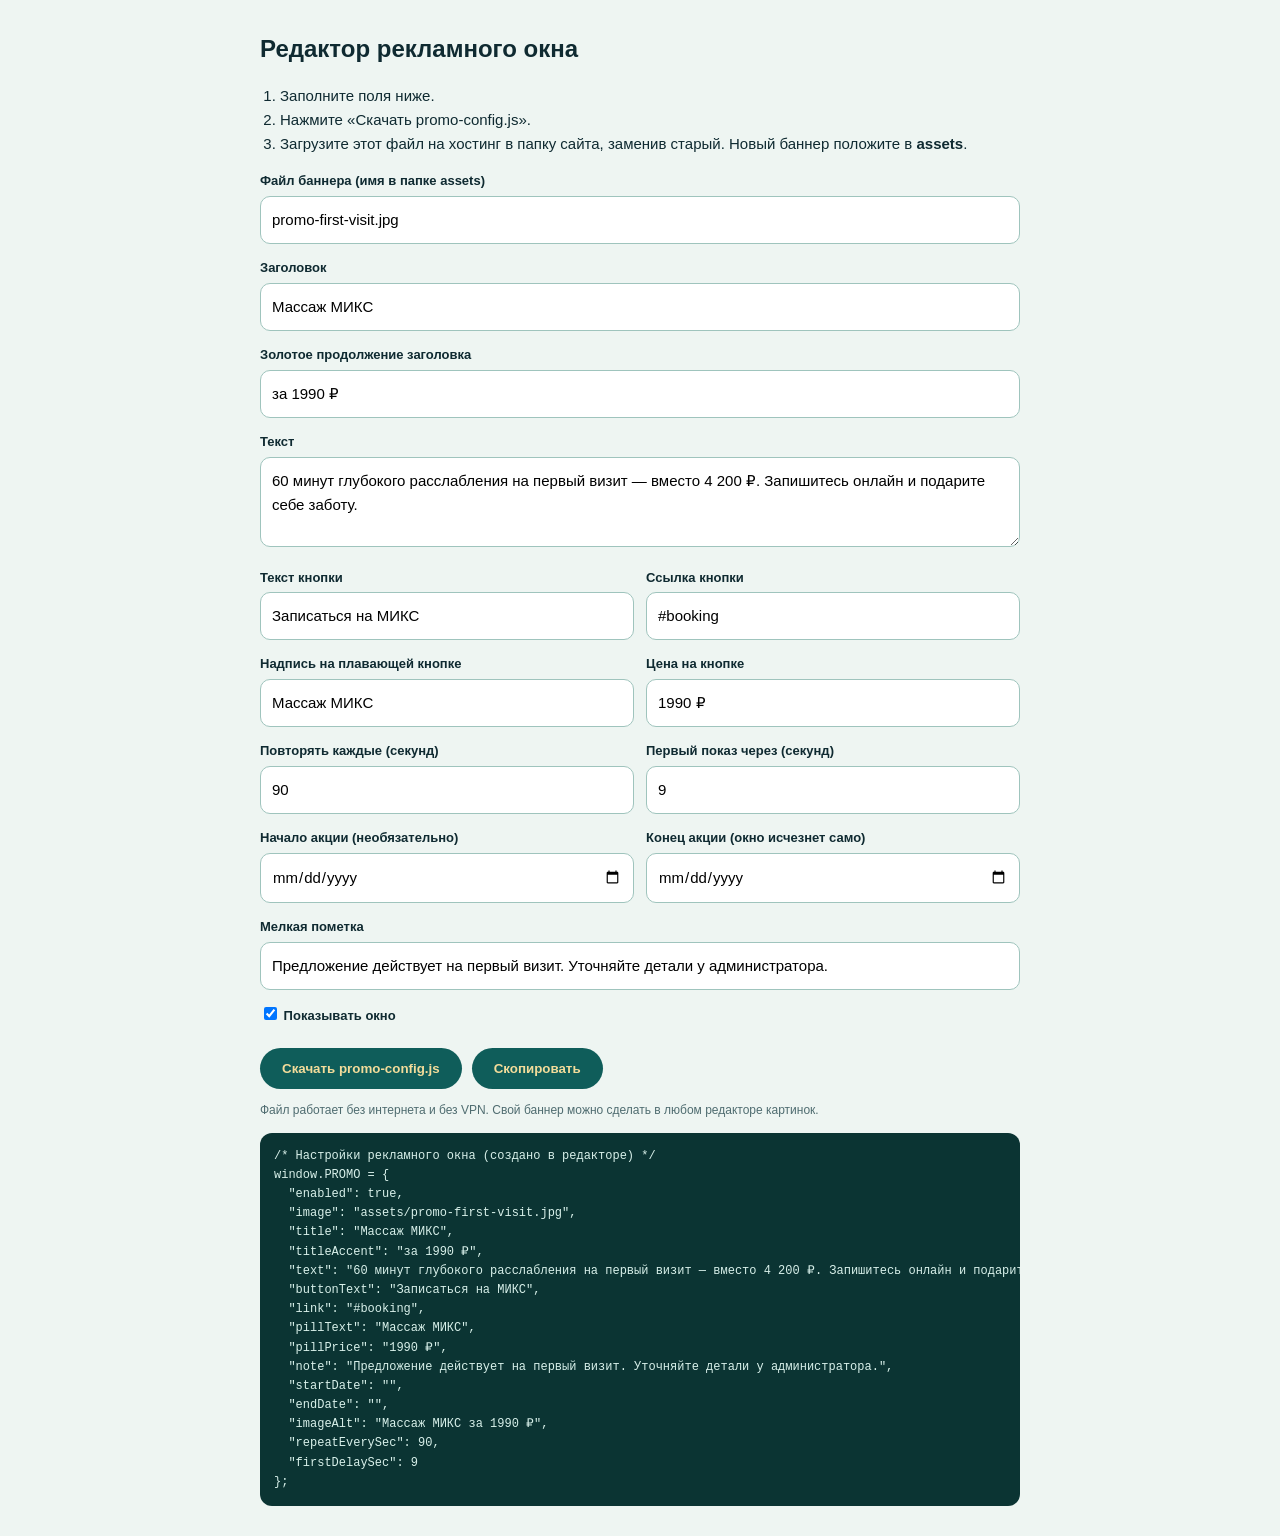
<file: labody-redesign Claude/promo-editor.html>
<!DOCTYPE html>
<html lang="ru"><head><meta charset="utf-8"/><meta content="width=device-width,initial-scale=1" name="viewport"/><meta content="noindex" name="robots"/><title>Редактор рекламного окна</title>
<style>body{font:15px/1.6 Arial,sans-serif;max-width:760px;margin:30px auto;padding:0 18px;color:#0f2a31;background:#eef5f2}h1{font-size:24px}label{display:block;margin:14px 0 4px;font-weight:700;font-size:13px}input,textarea{width:100%;padding:11px;border:1px solid #9fc4bd;border-radius:10px;font:inherit;box-sizing:border-box}textarea{min-height:90px}.row{display:grid;grid-template-columns:1fr 1fr;gap:12px}button{margin:18px 10px 0 0;padding:13px 22px;border:0;border-radius:99px;background:#0f5d5a;color:#f3dc9a;font-weight:700;cursor:pointer}ol{padding-left:20px}pre{background:#0b3433;color:#d8f0ea;padding:14px;border-radius:12px;overflow:auto;font-size:12px}.hint{color:#4f6c70;font-size:12px}</style></head><body>
<h1>Редактор рекламного окна</h1>
<ol><li>Заполните поля ниже.</li><li>Нажмите «Скачать promo-config.js».</li><li>Загрузите этот файл на хостинг в папку сайта, заменив старый. Новый баннер положите в <b>assets</b>.</li></ol>
<label>Файл баннера (имя в папке assets)</label><input id="image" value="promo-first-visit.jpg"/>
<label>Заголовок</label><input id="title" value="Массаж МИКС"/>
<label>Золотое продолжение заголовка</label><input id="titleAccent" value="за 1990 ₽"/>
<label>Текст</label><textarea id="text">60 минут глубокого расслабления на первый визит — вместо 4 200 ₽. Запишитесь онлайн и подарите себе заботу.</textarea>
<div class="row"><div><label>Текст кнопки</label><input id="buttonText" value="Записаться на МИКС"/></div><div><label>Ссылка кнопки</label><input id="link" value="#booking"/></div></div>
<div class="row"><div><label>Надпись на плавающей кнопке</label><input id="pillText" value="Массаж МИКС"/></div><div><label>Цена на кнопке</label><input id="pillPrice" value="1990 ₽"/></div></div>
<div class="row"><div><label>Повторять каждые (секунд)</label><input id="repeatEverySec" type="number" value="90"/></div><div><label>Первый показ через (секунд)</label><input id="firstDelaySec" type="number" value="9"/></div></div>
<div class="row"><div><label>Начало акции (необязательно)</label><input id="startDate" type="date"/></div><div><label>Конец акции (окно исчезнет само)</label><input id="endDate" type="date"/></div></div>
<label>Мелкая пометка</label><input id="note" value="Предложение действует на первый визит. Уточняйте детали у администратора."/>
<label><input checked="" id="enabled" style="width:auto" type="checkbox"/> Показывать окно</label>
<button id="dl">Скачать promo-config.js</button><button id="cp">Скопировать</button>
<p class="hint">Файл работает без интернета и без VPN. Свой баннер можно сделать в любом редакторе картинок.</p><pre id="out"></pre>
<script>const f=['image','title','titleAccent','text','buttonText','link','pillText','pillPrice','note','startDate','endDate'],n=['repeatEverySec','firstDelaySec'];
function build(){const o={enabled:document.getElementById('enabled').checked};f.forEach(k=>o[k]=document.getElementById(k).value);o.image=o.image.startsWith('assets/')?o.image:'assets/'+o.image;o.imageAlt=o.title+' '+o.titleAccent;n.forEach(k=>o[k]=+document.getElementById(k).value);return '/* Настройки рекламного окна (создано в редакторе) */\nwindow.PROMO = '+JSON.stringify(o,null,2)+';\n'}
function show(){document.getElementById('out').textContent=build()}document.querySelectorAll('input,textarea').forEach(e=>e.addEventListener('input',show));show();
dl.onclick=()=>{const a=document.createElement('a');a.href=URL.createObjectURL(new Blob([build()],{type:'text/javascript'}));a.download='promo-config.js';a.click()};cp.onclick=()=>navigator.clipboard.writeText(build());</script></body></html>
</file>
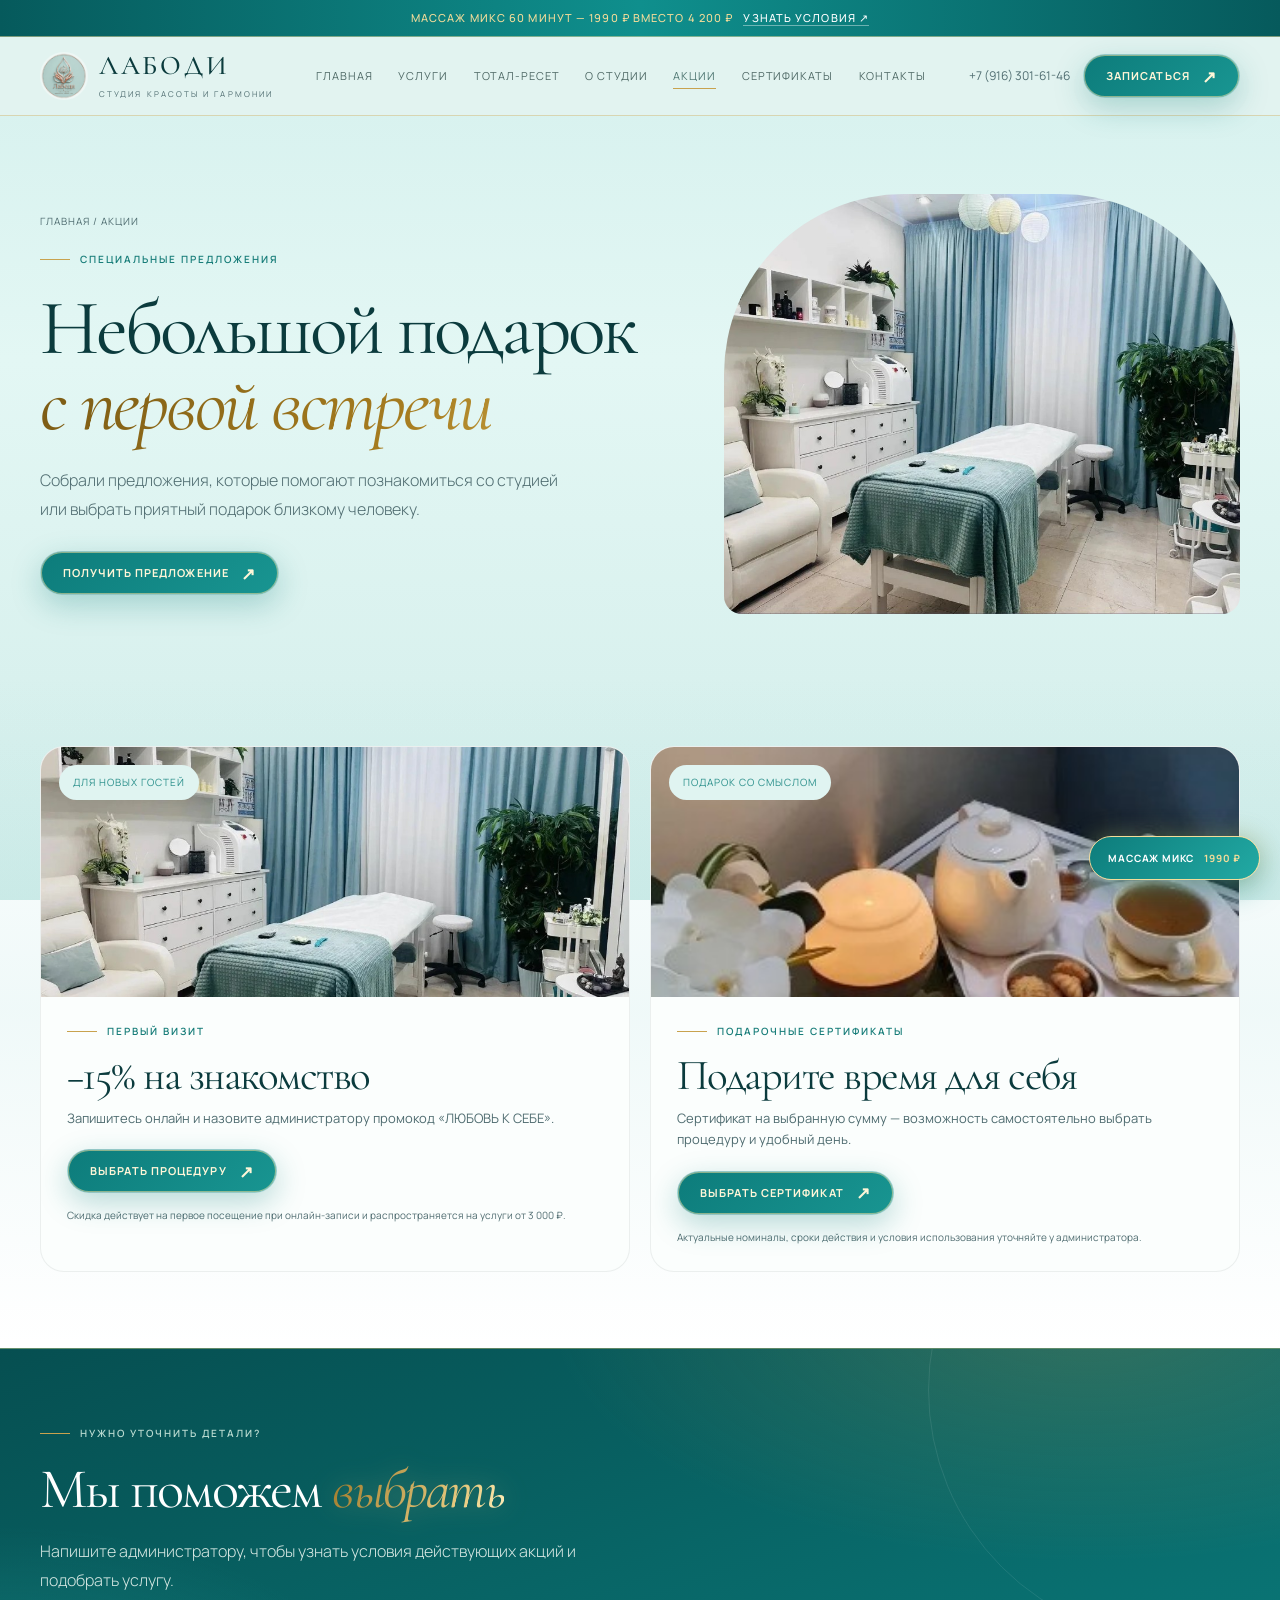
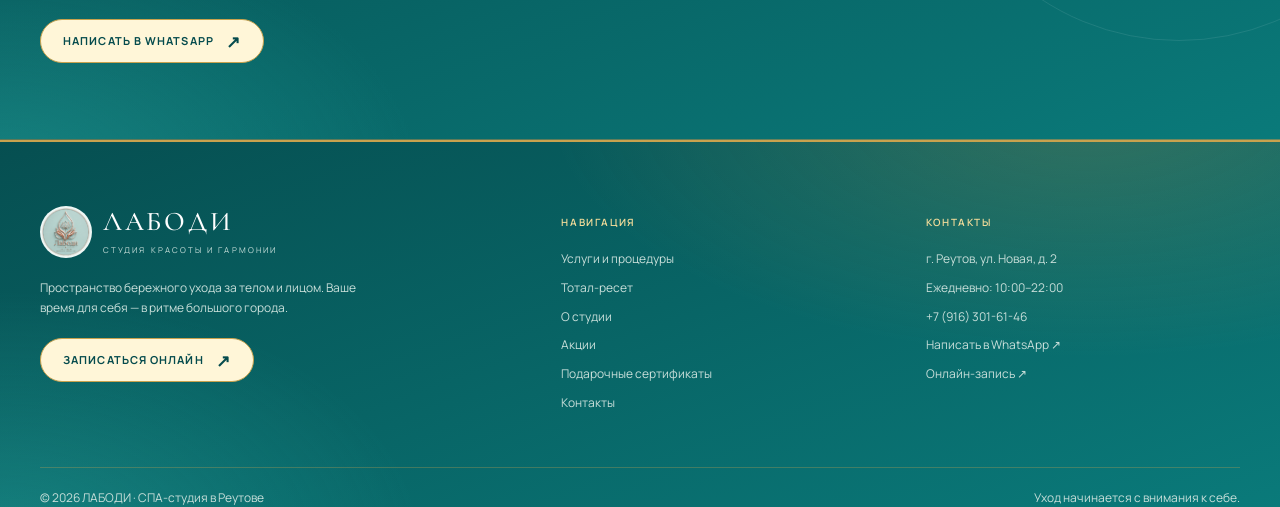
<file: labody-redesign Claude/promotions.html>
<!DOCTYPE html>

<html lang="ru"><head><meta charset="utf-8"/><meta content="width=device-width, initial-scale=1" name="viewport"/><meta content="Акции и специальные предложения СПА-студии ЛАБОДИ в Реутове." name="description"/><meta content="#f4f6ef" name="theme-color"/><title>Акции — ЛАБОДИ</title><link href="assets/fonts/fonts.css" rel="stylesheet"/><link href="styles.css" rel="stylesheet"/><link href="assets/labody-logo.png" rel="icon" type="image/png"/><link href="assets/labody-logo.png" rel="apple-touch-icon"/><meta content="website" property="og:type"/><meta content="ЛАБОДИ" property="og:site_name"/><meta content="ru_RU" property="og:locale"/><meta content="Акции — ЛАБОДИ" property="og:title"/><meta content="Акции и специальные предложения СПА-студии ЛАБОДИ в Реутове." property="og:description"/><meta content="summary" name="twitter:card"/></head><body><a class="skip-link" href="#main">К основному содержимому</a><div class="announcement">Массаж МИКС 60 минут — 1990 ₽ вместо 4 200 ₽ <a href="promotions.html">Узнать условия ↗</a></div>
<header class="site-header"><div class="container nav">
<a aria-label="ЛАБОДИ — главная" class="brand" href="index.html"><img alt="Логотип ЛАБОДИ" class="brand-logo" src="assets/labody-logo.png"/><span><span class="brand-name">ЛАБОДИ</span><span class="brand-sub">студия красоты и гармонии</span></span></a>
<nav aria-label="Главная навигация" class="nav-links"><a href="index.html">Главная</a><a href="services.html">Услуги</a><a href="total-reset.html">Тотал-ресет</a><a href="about.html">О студии</a><a aria-current="page" class="active" href="promotions.html">Акции</a><a href="certificates.html">Сертификаты</a><a href="contacts.html">Контакты</a></nav>
<div class="nav-actions"><a class="nav-phone" href="tel:+79163016146">+7 (916) 301-61-46</a><a class="btn" href="https://n609926.yclients.com/" rel="noopener" target="_blank">Записаться <span class="arrow">↗</span></a><button aria-expanded="false" aria-label="Открыть меню" class="menu-toggle">☰</button></div>
</div></header><main id="main">
<section class="page-hero"><div class="container page-hero-grid"><div class="reveal"><div class="breadcrumbs"><a href="index.html">Главная</a> / Акции</div><div class="eyebrow">Специальные предложения</div><h1 class="h1">Небольшой подарок <span class="italic">с первой встречи</span></h1><p class="lead">Собрали предложения, которые помогают познакомиться со студией или выбрать приятный подарок близкому человеку.</p><button class="btn" data-popup-open="">Получить предложение <span class="arrow">↗</span></button></div><div class="page-hero-photo reveal delay-1"><img alt="СПА-атмосфера" fetchpriority="high" src="assets/photos/room.jpg"/></div></div></section>
<section class="section-sm"><div class="container"><div class="promo-cards"><article class="offer-card reveal"><div class="offer-photo"><img alt="Процедурный кабинет студии ЛАБОДИ" decoding="async" loading="lazy" src="assets/photos/studio-room.jpg"/><span class="offer-stamp">Для новых гостей</span></div><div class="offer-body"><div class="eyebrow">Первый визит</div><h2 class="h2" style="font-size:43px;margin-top:14px">−15% на знакомство</h2><p>Запишитесь онлайн и назовите администратору промокод «ЛЮБОВЬ К СЕБЕ».</p><a class="btn" href="https://n609926.yclients.com/" rel="noopener" target="_blank">Выбрать процедуру <span class="arrow">↗</span></a><div class="offer-terms">Скидка действует на первое посещение при онлайн-записи и распространяется на услуги от 3 000 ₽.</div></div></article><article class="offer-card reveal delay-1"><div class="offer-photo"><img alt="Подарочный сертификат" decoding="async" loading="lazy" src="assets/photos/tea.jpg"/><span class="offer-stamp">Подарок со смыслом</span></div><div class="offer-body"><div class="eyebrow">Подарочные сертификаты</div><h2 class="h2" style="font-size:43px;margin-top:14px">Подарите время для себя</h2><p>Сертификат на выбранную сумму — возможность самостоятельно выбрать процедуру и удобный день.</p><a class="btn" href="https://o2335.yclients.com/" rel="noopener" target="_blank">Выбрать сертификат <span class="arrow">↗</span></a><div class="offer-terms">Актуальные номиналы, сроки действия и условия использования уточняйте у администратора.</div></div></article></div></div></section>
<section class="section-sm dark-section"><div class="container" style="position:relative;z-index:1"><div class="eyebrow">Нужно уточнить детали?</div><h2 class="h2" style="margin:20px 0">Мы поможем <span class="italic">выбрать</span></h2><p class="lead" style="margin-bottom:25px">Напишите администратору, чтобы узнать условия действующих акций и подобрать услугу.</p><a class="btn btn-light" href="https://wa.me/79163016146" rel="noopener" target="_blank">Написать в WhatsApp <span class="arrow">↗</span></a></div></section>
</main><footer class="site-footer"><div class="container"><div class="footer-main">
<div class="footer-brand"><a class="brand" href="index.html"><img alt="Логотип ЛАБОДИ" class="brand-logo" src="assets/labody-logo.png"/><span><span class="brand-name">ЛАБОДИ</span><span class="brand-sub">студия красоты и гармонии</span></span></a><p>Пространство бережного ухода за телом и лицом. Ваше время для себя — в ритме большого города.</p><a class="btn btn-light" href="https://n609926.yclients.com/" rel="noopener" target="_blank">Записаться онлайн <span class="arrow">↗</span></a></div>
<div class="footer-col"><h4>Навигация</h4><a href="services.html">Услуги и процедуры</a><a href="total-reset.html">Тотал-ресет</a><a href="about.html">О студии</a><a href="promotions.html">Акции</a><a href="certificates.html">Подарочные сертификаты</a><a href="contacts.html">Контакты</a></div>
<div class="footer-col"><h4>Контакты</h4><p>г. Реутов, ул. Новая, д. 2</p><p>Ежедневно: 10:00–22:00</p><a href="tel:+79163016146">+7 (916) 301-61-46</a><a href="https://wa.me/79163016146" rel="noopener" target="_blank">Написать в WhatsApp ↗</a><a href="https://n609926.yclients.com/" rel="noopener" target="_blank">Онлайн-запись ↗</a></div>
</div><div class="footer-bottom"><span>© <span data-year=""></span> ЛАБОДИ · СПА-студия в Реутове</span><span>Уход начинается с внимания к себе.</span></div></div></footer>
<div class="mobile-sticky"><a class="btn" href="https://n609926.yclients.com/" rel="noopener" target="_blank">Записаться онлайн <span class="arrow">↗</span></a></div>
<div aria-hidden="true" class="popup-backdrop"><section aria-labelledby="popup-title" aria-modal="true" class="popup popup-offer" role="dialog"><button aria-label="Закрыть окно" class="popup-close" data-popup-close="">×</button><img alt="Массаж МИКС, 60 минут, на первый визит — 1990 ₽ вместо 4200 ₽" class="popup-banner" height="753" src="assets/promo-first-visit.jpg" width="752"/><div class="popup-copy"><div class="eyebrow">Для новых гостей</div><h2 class="h2" id="popup-title">Массаж МИКС <span class="italic">за 1990 ₽</span></h2><p>60 минут глубокого расслабления на первый визит — вместо 4 200 ₽. Запишитесь онлайн и подарите себе заботу.</p><a class="btn" href="https://n609926.yclients.com/" rel="noopener" target="_blank">Записаться на МИКС <span class="arrow">↗</span></a><p class="fineprint">Предложение действует на первый визит. Уточняйте детали у администратора.</p></div></section></div>
<button aria-label="Открыть предложение: массаж МИКС за 1990 рублей" class="cookie-mini" data-popup-open="" type="button">Массаж МИКС <span>1990 ₽</span></button><script src="promo-config.js"></script><script src="script.js"></script><script src="booking.js"></script></body></html>
</file>
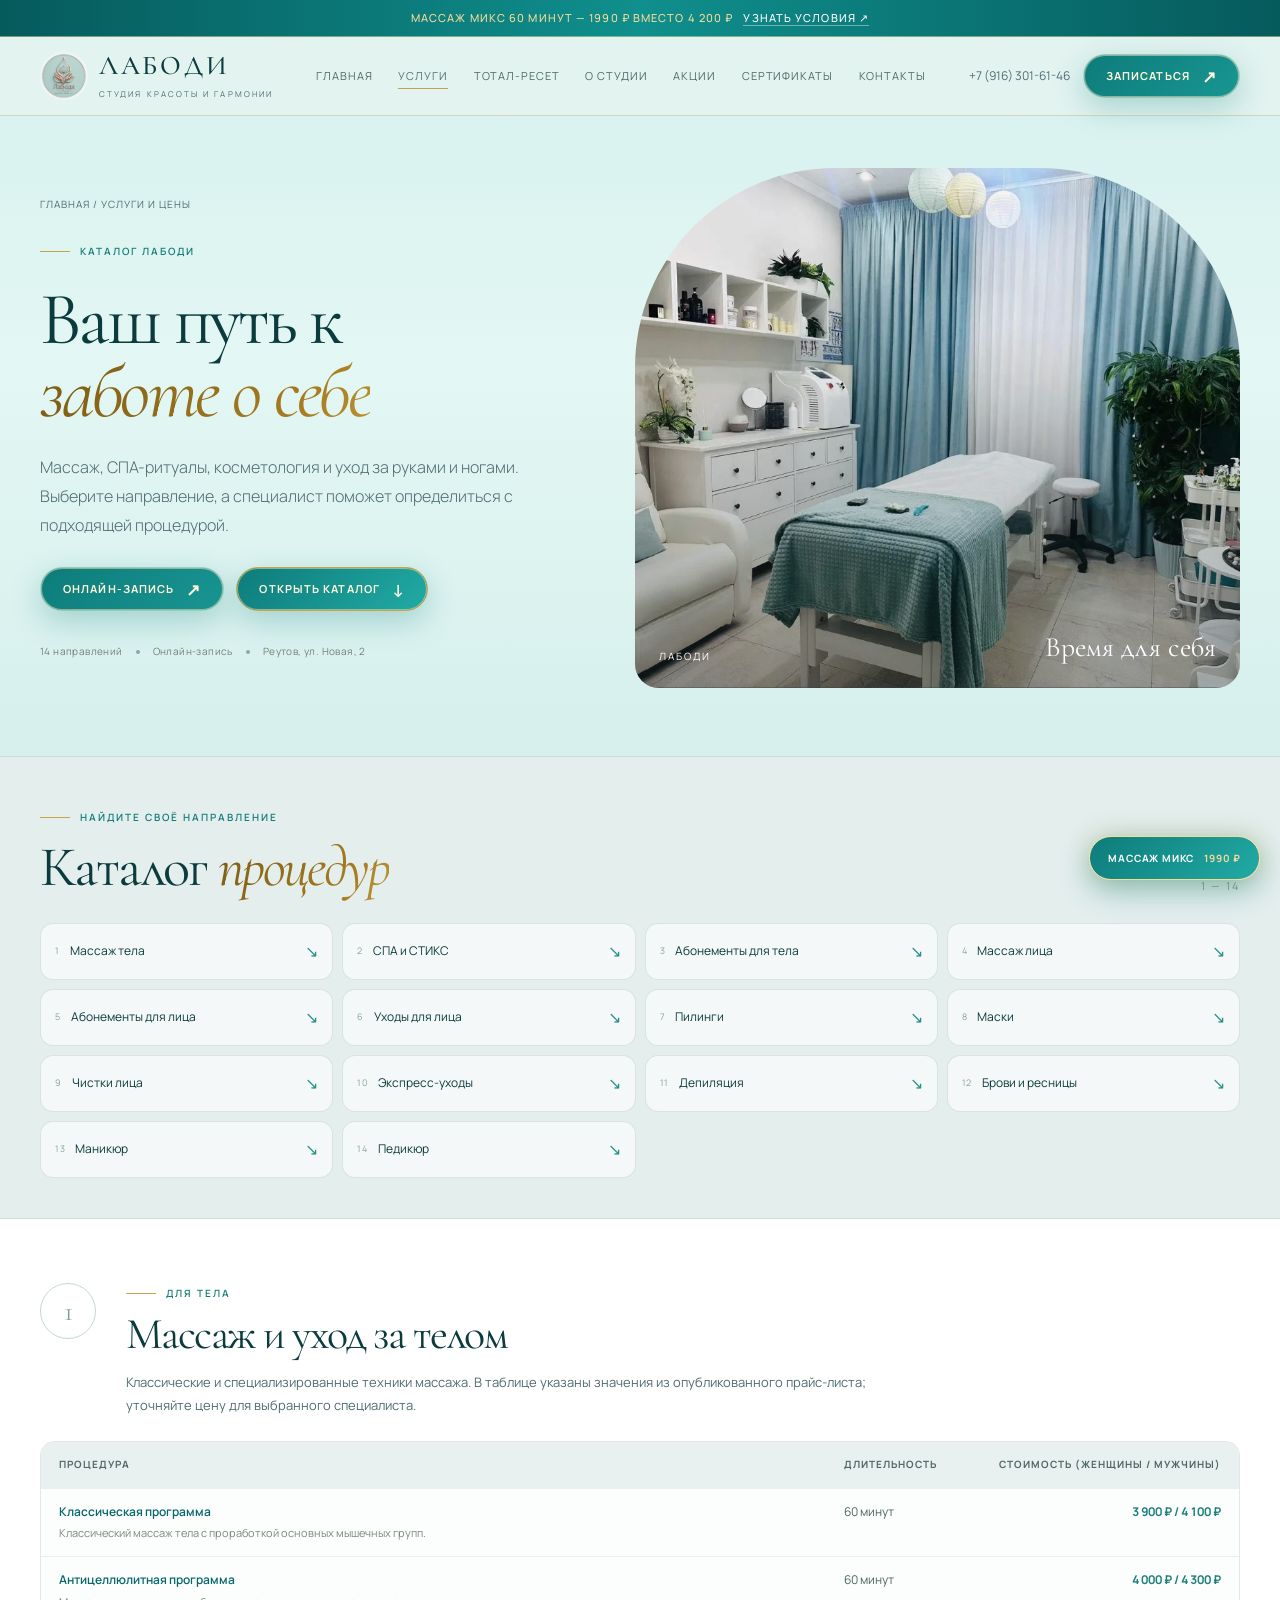
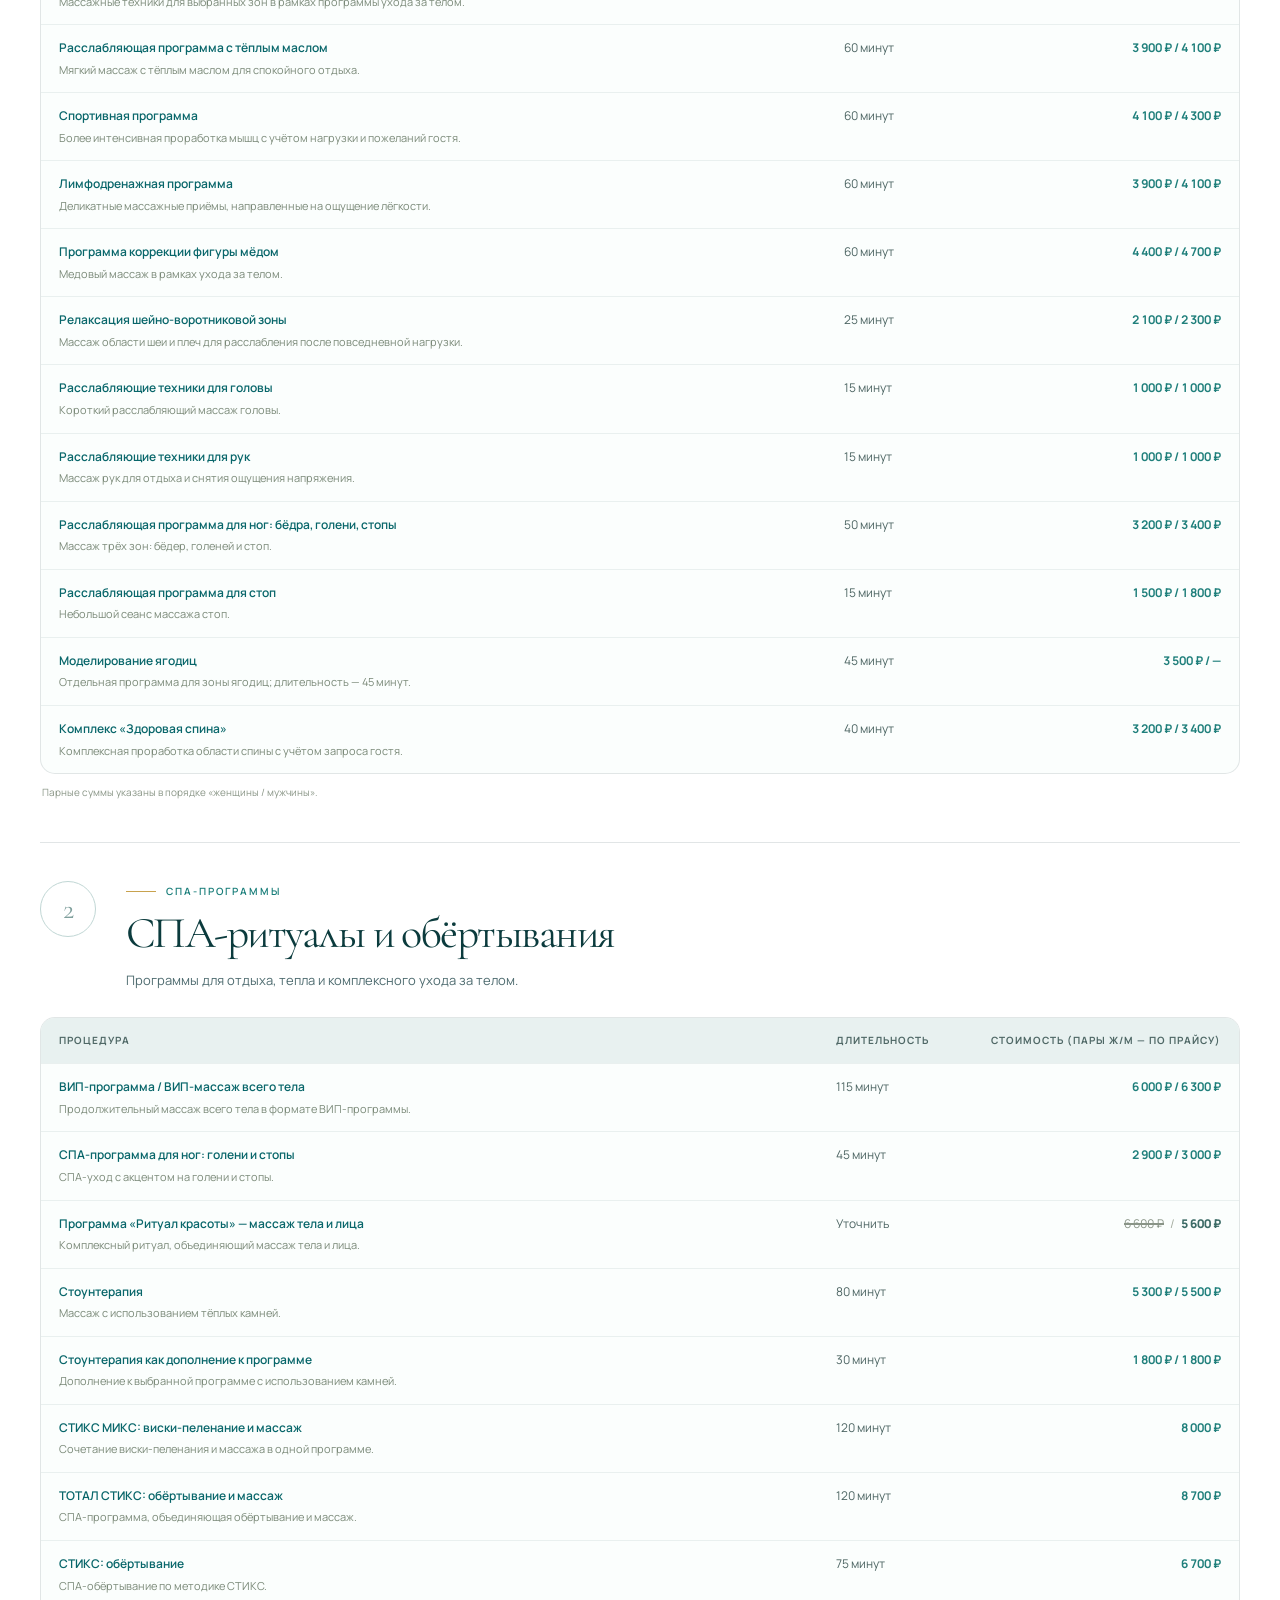
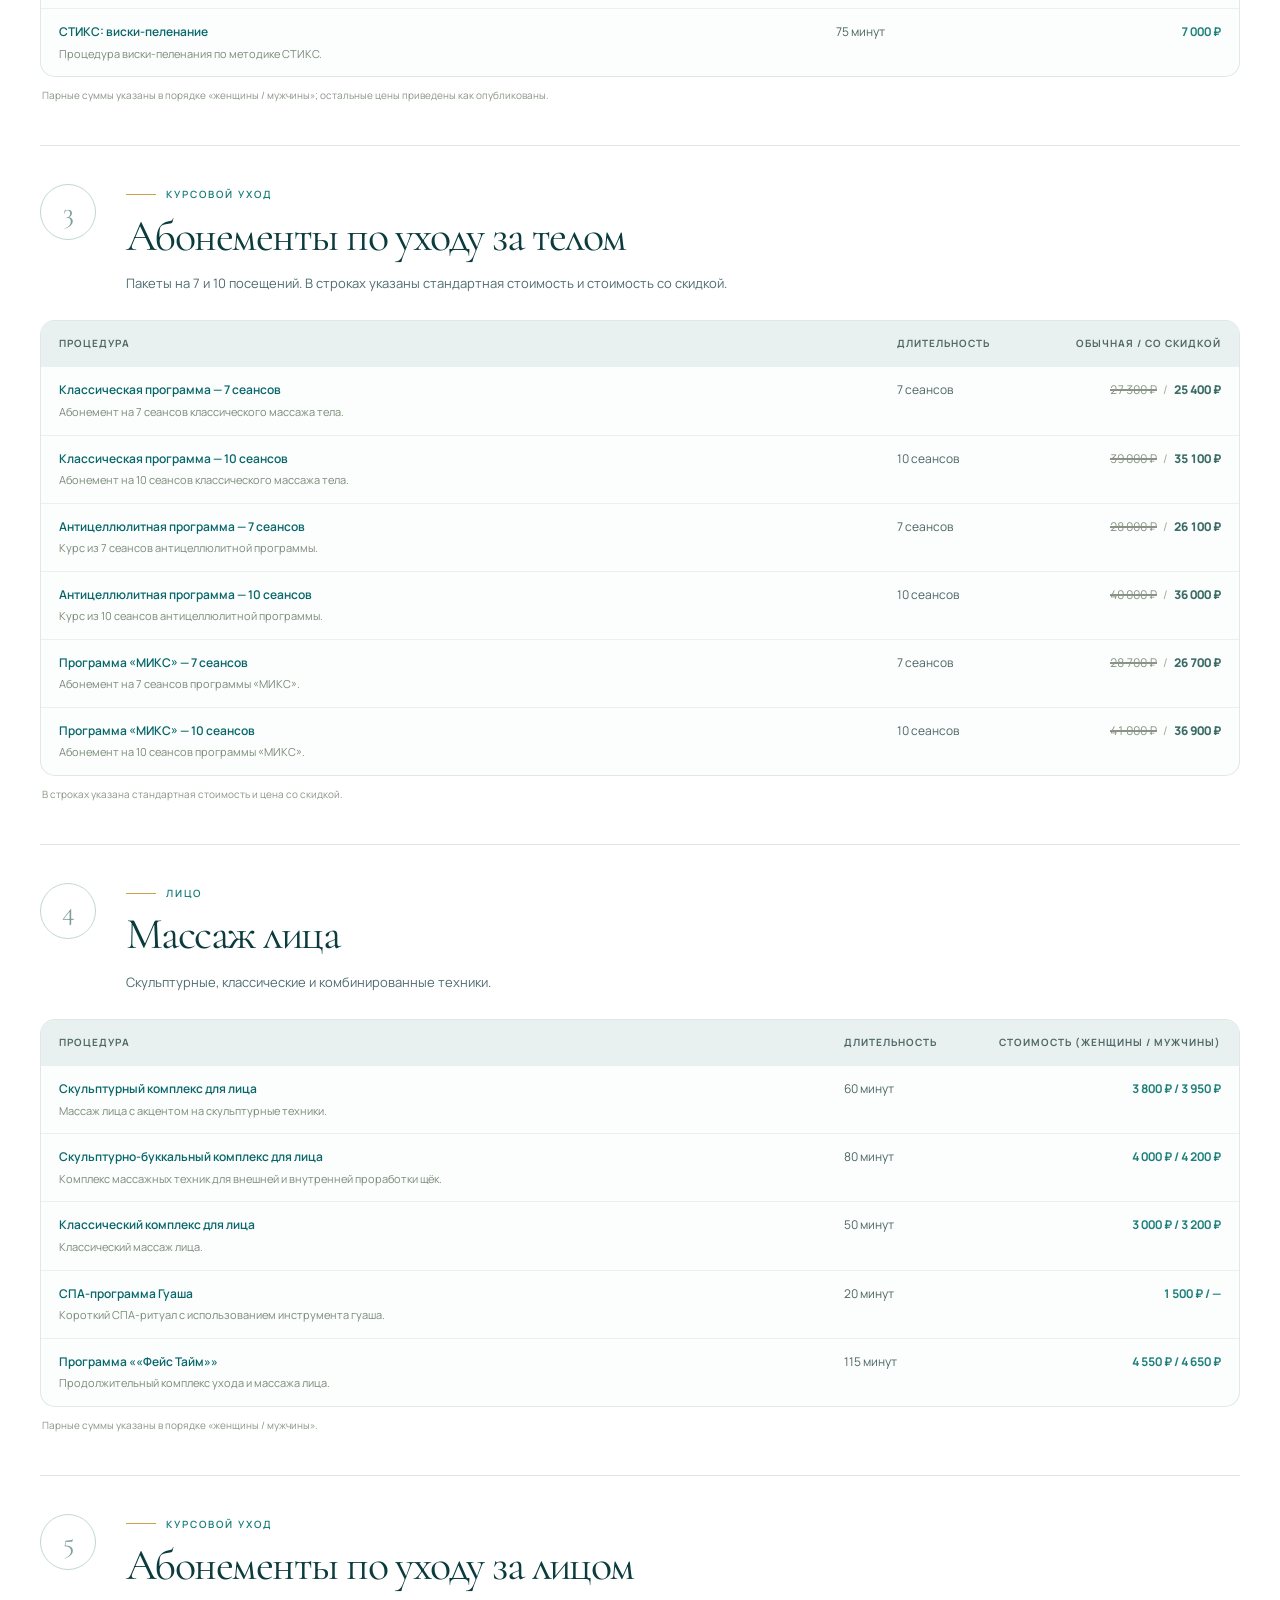
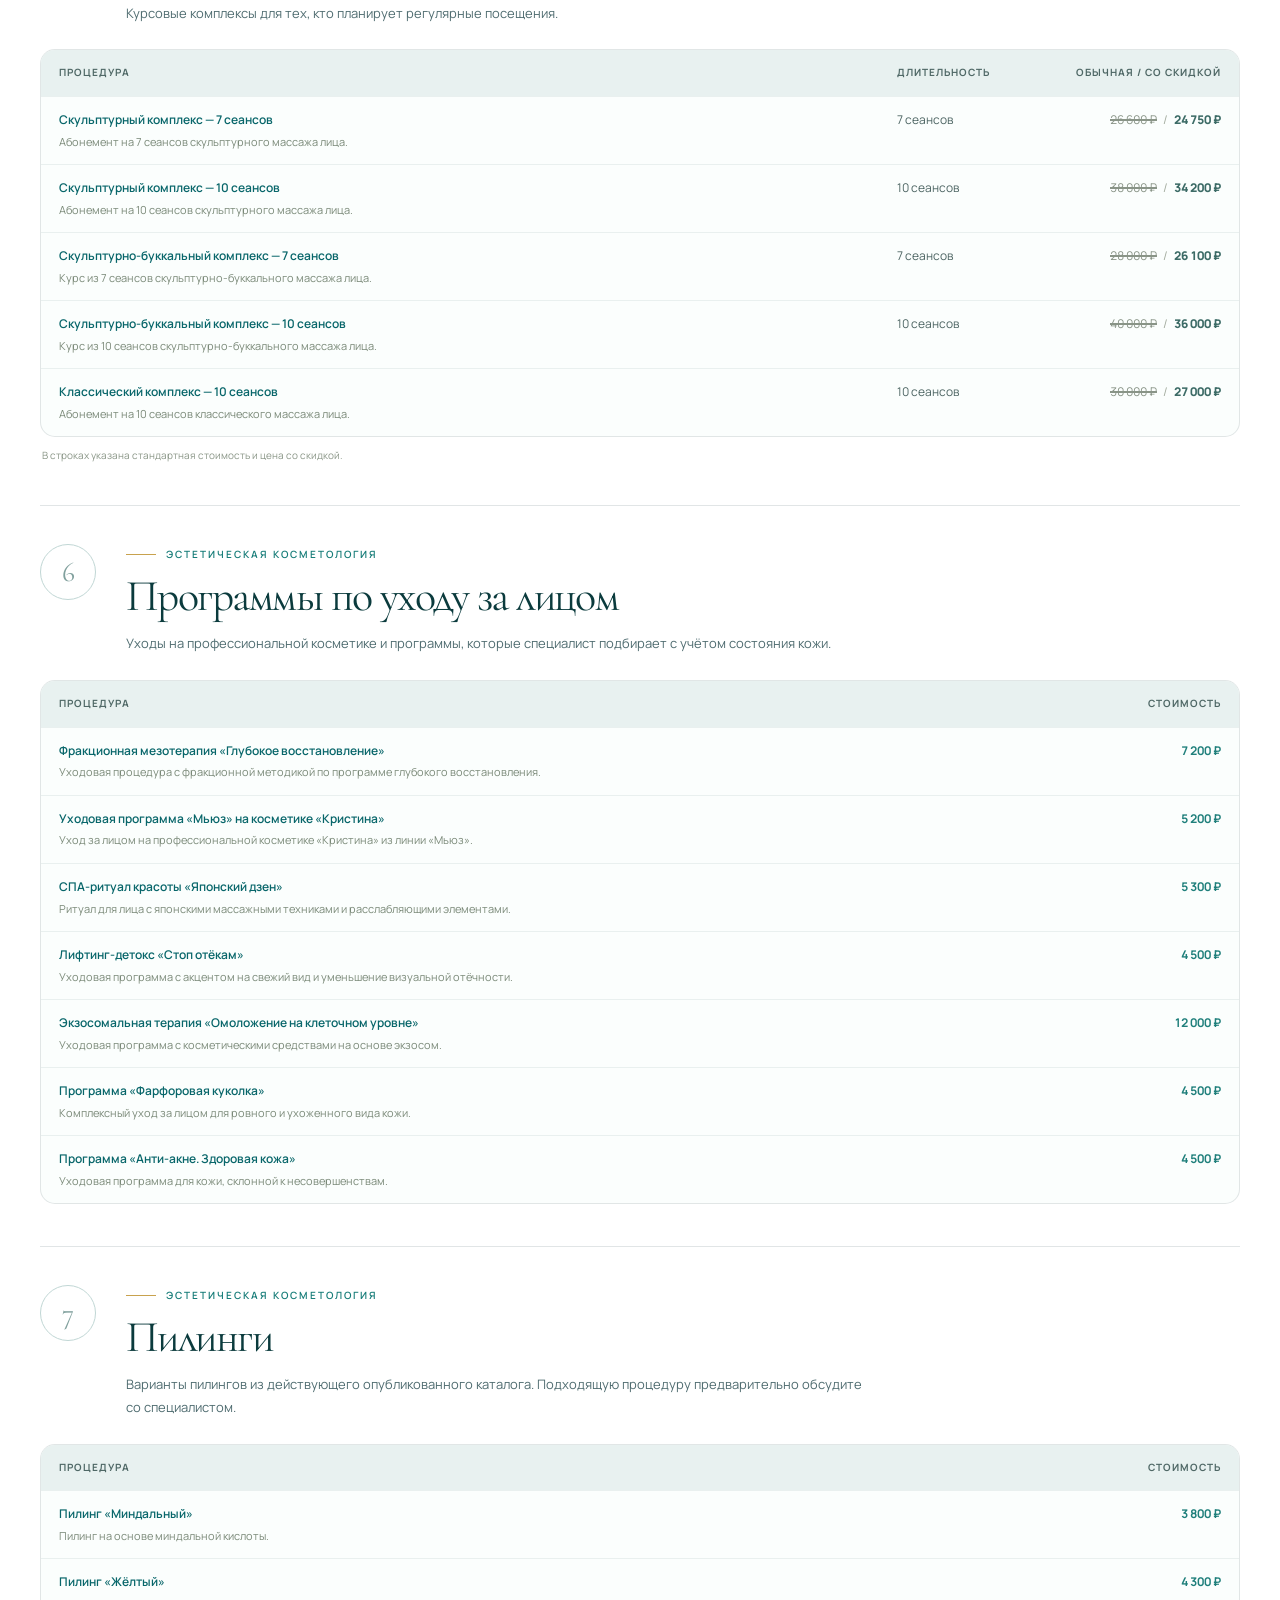
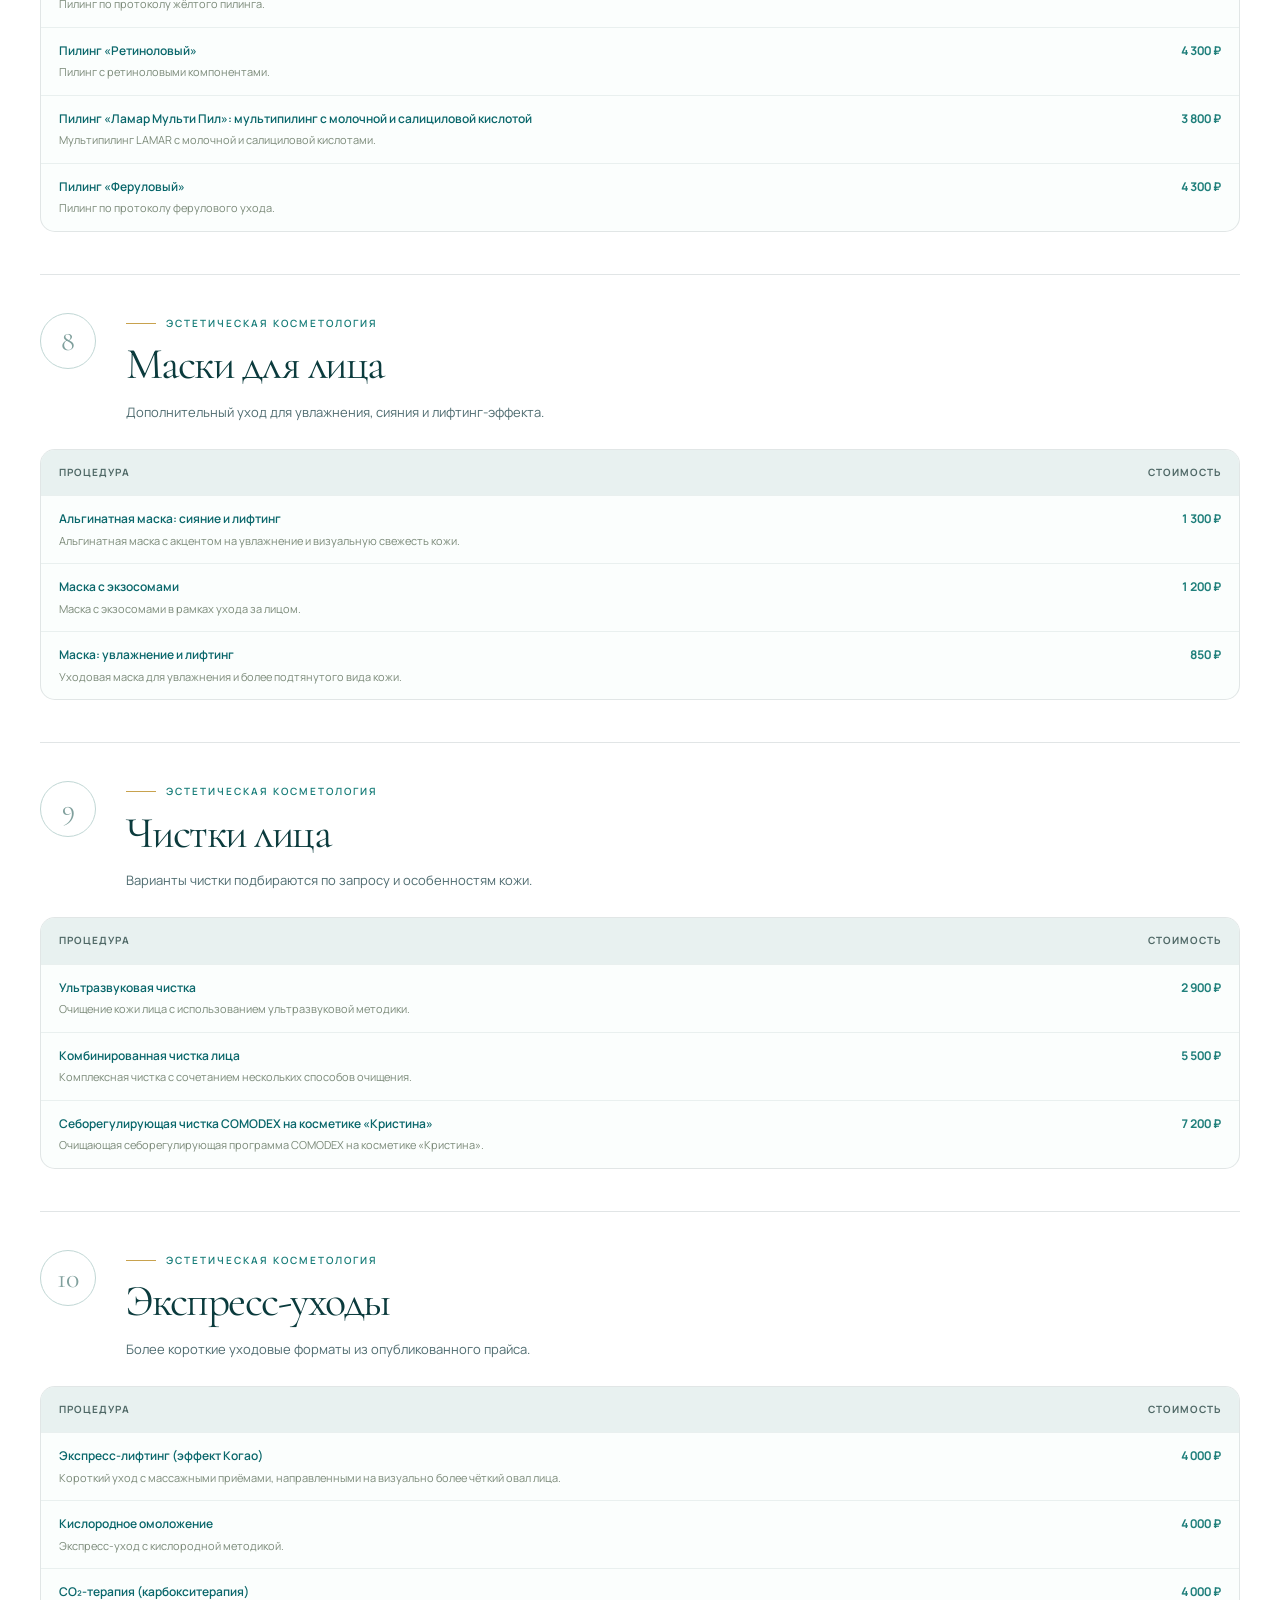
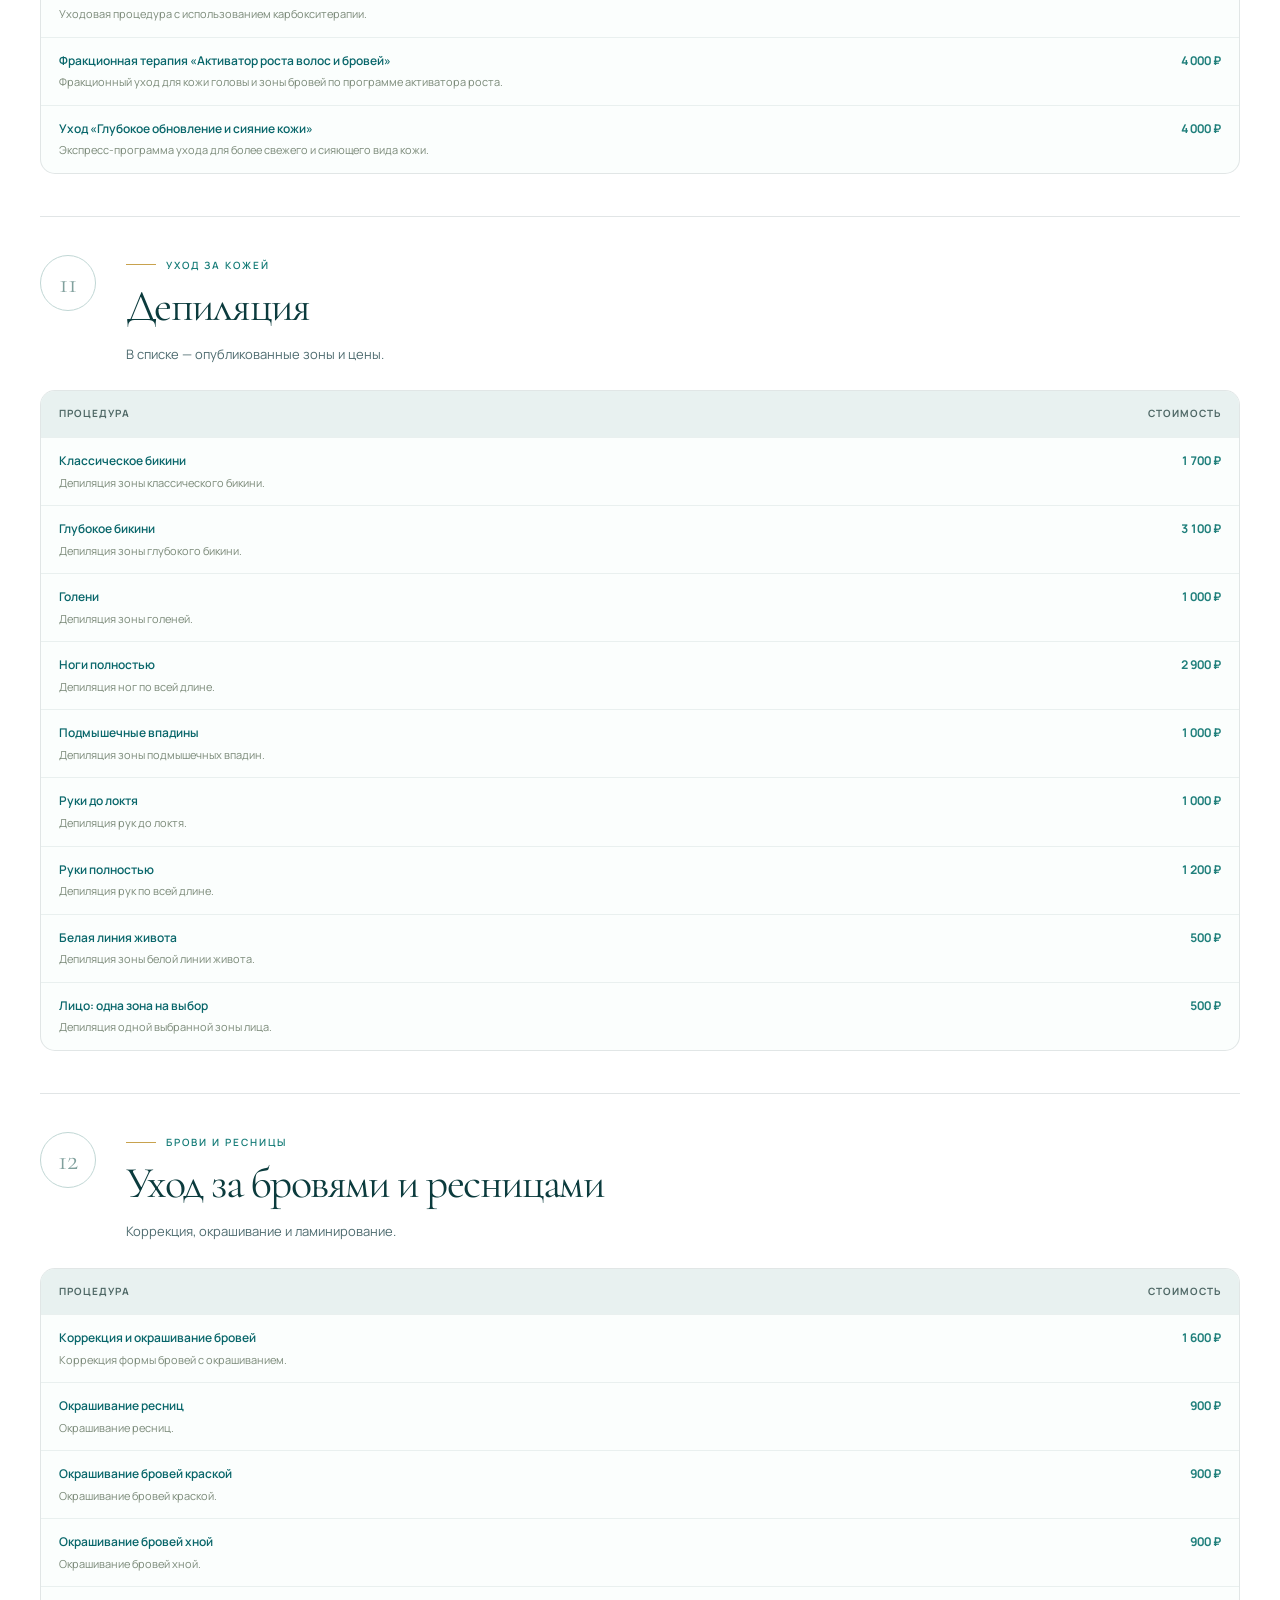
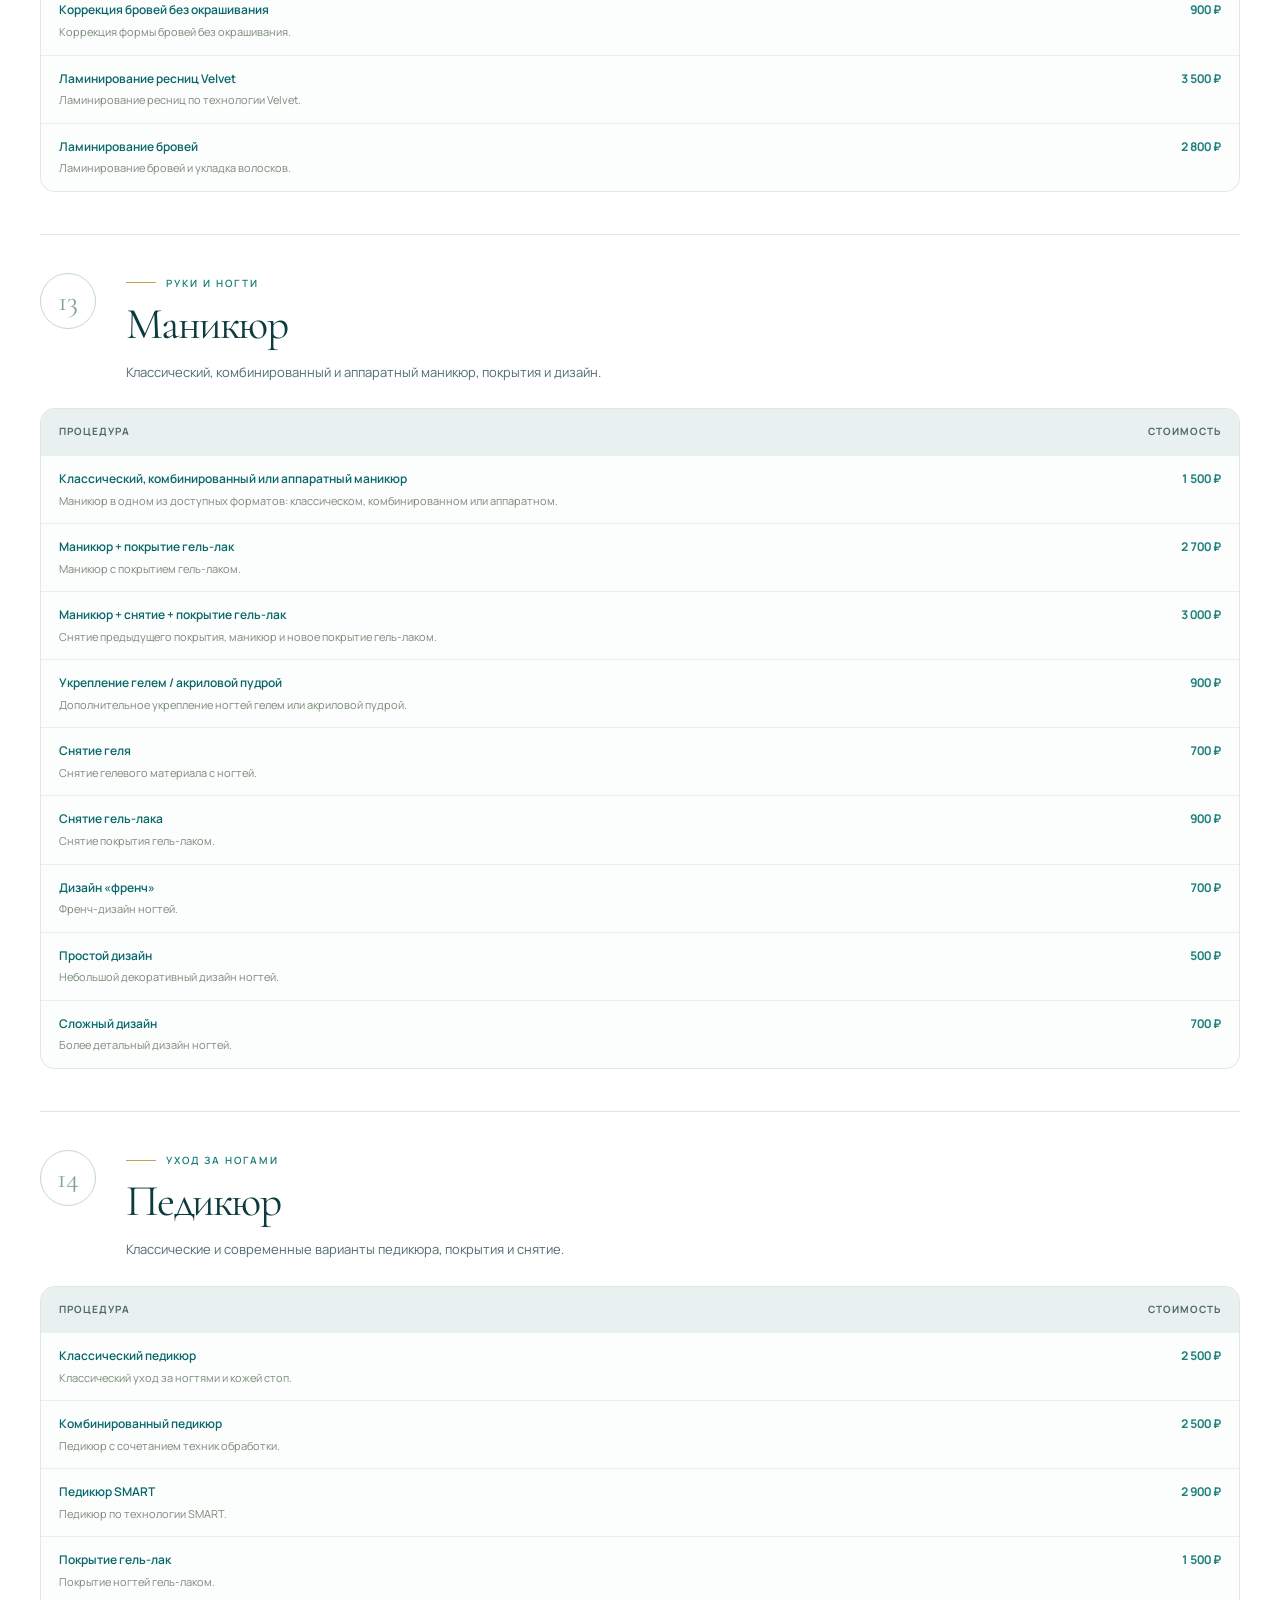
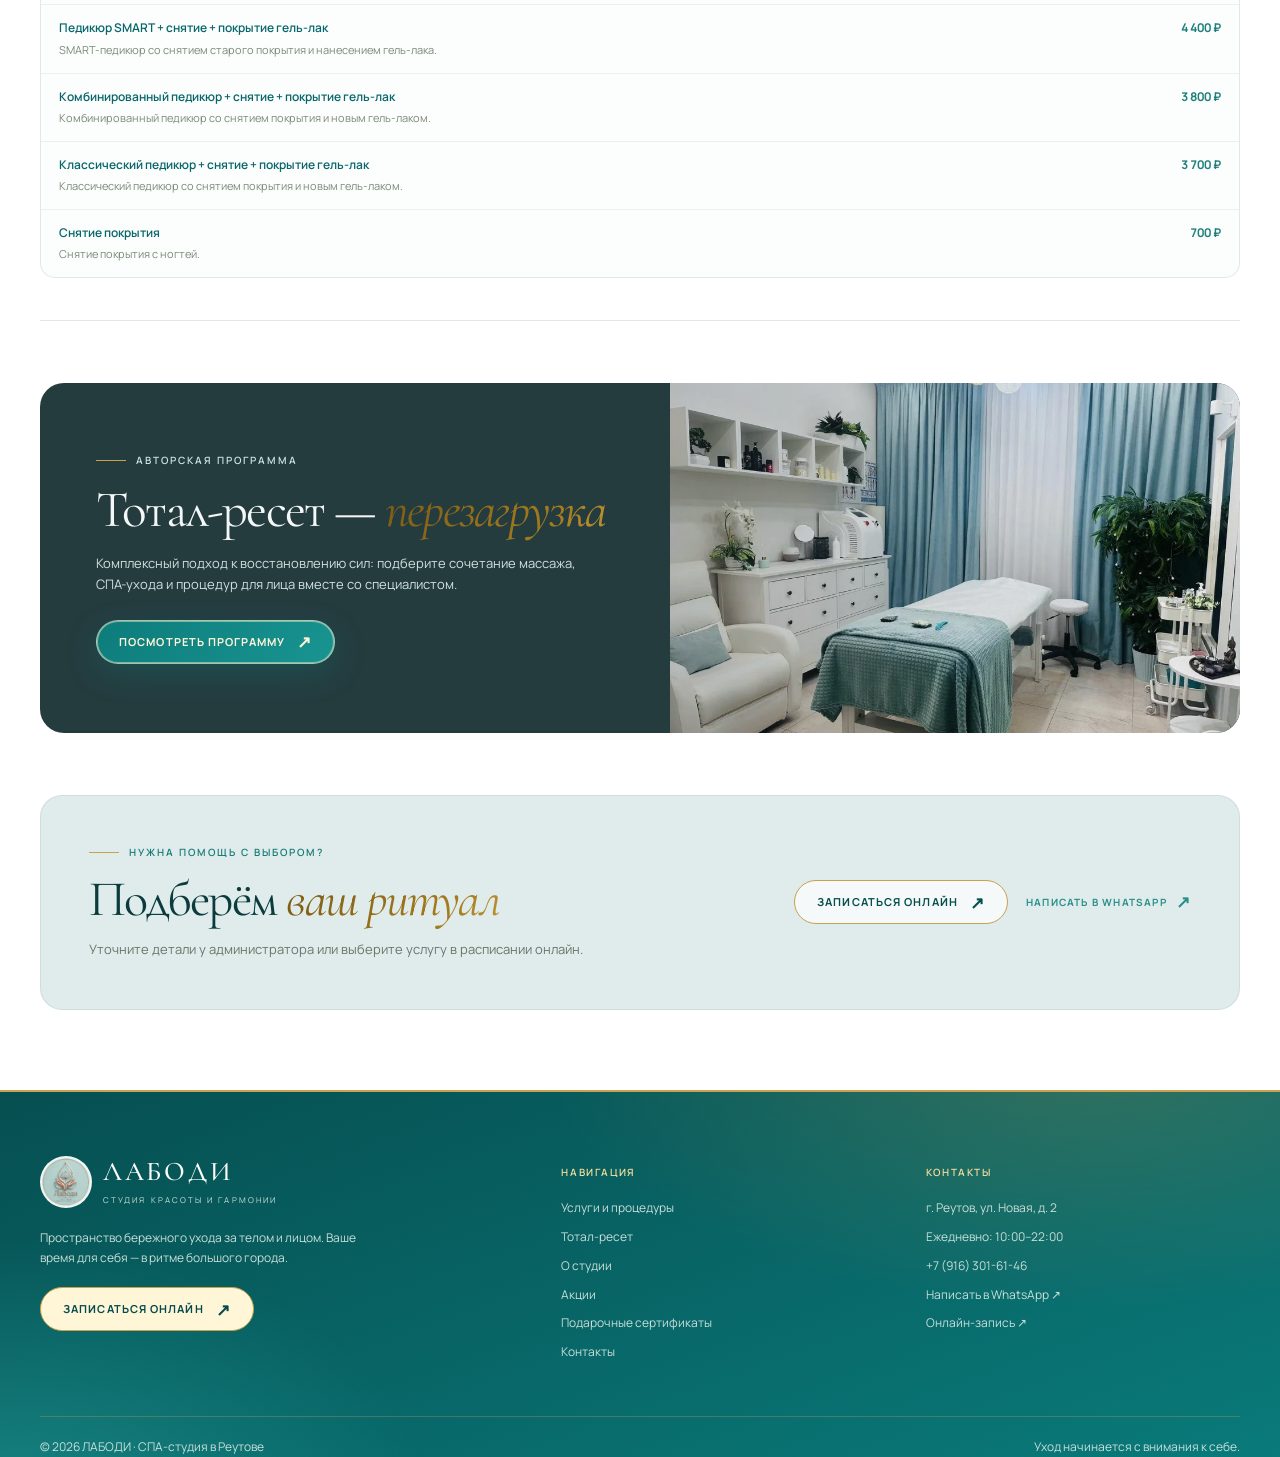
<file: labody-redesign Claude/services.html>
<!DOCTYPE html>

<html lang="ru"><head><meta charset="utf-8"/><meta content="width=device-width, initial-scale=1" name="viewport"/><meta content="Полный каталог услуг СПА-студии ЛАБОДИ в Реутове: массаж тела и лица, СПА, косметология, пилинги, депиляция, маникюр и педикюр." name="description"/><meta content="#f4f6ef" name="theme-color"/><title>Услуги и цены — ЛАБОДИ</title><link href="assets/fonts/fonts.css" rel="stylesheet"/><link href="styles.css" rel="stylesheet"/><link href="assets/labody-logo.png" rel="icon" type="image/png"/><link href="assets/labody-logo.png" rel="apple-touch-icon"/><meta content="website" property="og:type"/><meta content="ЛАБОДИ" property="og:site_name"/><meta content="ru_RU" property="og:locale"/><meta content="Услуги и цены — ЛАБОДИ" property="og:title"/><meta content="Полный каталог услуг СПА-студии ЛАБОДИ в Реутове: массаж тела и лица, СПА, косметология, пилинги, депиляция, маникюр и педикюр." property="og:description"/><meta content="summary" name="twitter:card"/></head><body><a class="skip-link" href="#main">К основному содержимому</a>
<div class="announcement">Массаж МИКС 60 минут — 1990 ₽ вместо 4 200 ₽ <a href="promotions.html">Узнать условия ↗</a></div><header class="site-header"><div class="container nav">
<a aria-label="ЛАБОДИ — главная" class="brand" href="index.html"><img alt="Логотип ЛАБОДИ" class="brand-logo" src="assets/labody-logo.png"/><span><span class="brand-name">ЛАБОДИ</span><span class="brand-sub">студия красоты и гармонии</span></span></a>
<nav aria-label="Главная навигация" class="nav-links"><a href="index.html">Главная</a><a aria-current="page" class="active" href="services.html">Услуги</a><a href="total-reset.html">Тотал-ресет</a><a href="about.html">О студии</a><a href="promotions.html">Акции</a><a href="certificates.html">Сертификаты</a><a href="contacts.html">Контакты</a></nav>
<div class="nav-actions"><a class="nav-phone" href="tel:+79163016146">+7 (916) 301-61-46</a><a class="btn" href="https://n609926.yclients.com/" rel="noopener" target="_blank">Записаться <span class="arrow">↗</span></a><button aria-expanded="false" aria-label="Открыть меню" class="menu-toggle">☰</button></div>
</div></header>
<main id="main">
<section class="catalog-hero"><div class="container catalog-hero-grid"><div class="catalog-hero-copy reveal"><div class="breadcrumbs"><a href="index.html">Главная</a> / Услуги и цены</div><div class="eyebrow">Каталог ЛАБОДИ</div><h1 class="h1">Ваш путь к <span class="italic">заботе о себе</span></h1><p class="lead">Массаж, СПА-ритуалы, косметология и уход за руками и ногами. Выберите направление, а специалист поможет определиться с подходящей процедурой.</p><div class="catalog-hero-actions"><a class="btn" href="https://n609926.yclients.com/" rel="noopener" target="_blank">Онлайн-запись <span class="arrow">↗</span></a><a class="btn btn-outline" href="#catalog-nav">Открыть каталог <span class="arrow">↓</span></a></div><div class="catalog-trust"><span>14 направлений</span><i></i><span>Онлайн-запись</span><i></i><span>Реутов, ул. Новая, 2</span></div></div><div class="catalog-hero-image reveal delay-1"><img alt="Расслабляющая СПА-процедура" fetchpriority="high" src="assets/photos/room.jpg"/><div class="catalog-image-label"><span>ЛАБОДИ</span><strong>Время для себя</strong></div></div></div></section>
<section class="catalog-nav-wrap" id="catalog-nav"><div class="container"><div class="catalog-nav-top"><div><div class="eyebrow">Найдите своё направление</div><h2 class="h2">Каталог <span class="italic">процедур</span></h2></div><span class="catalog-count">1 — 14</span></div><nav class="catalog-nav"><a href="#body"><span>1</span>Массаж тела<b>↘</b></a><a href="#spa"><span>2</span>СПА и СТИКС<b>↘</b></a><a href="#body-pass"><span>3</span>Абонементы для тела<b>↘</b></a><a href="#face"><span>4</span>Массаж лица<b>↘</b></a><a href="#face-pass"><span>5</span>Абонементы для лица<b>↘</b></a><a href="#face-care"><span>6</span>Уходы для лица<b>↘</b></a><a href="#peels"><span>7</span>Пилинги<b>↘</b></a><a href="#masks"><span>8</span>Маски<b>↘</b></a><a href="#cleaning"><span>9</span>Чистки лица<b>↘</b></a><a href="#express"><span>10</span>Экспресс-уходы<b>↘</b></a><a href="#depilation"><span>11</span>Депиляция<b>↘</b></a><a href="#brows"><span>12</span>Брови и ресницы<b>↘</b></a><a href="#manicure"><span>13</span>Маникюр<b>↘</b></a><a href="#pedicure"><span>14</span>Педикюр<b>↘</b></a></nav></div></section>
<div class="container catalog-content">
<section class="catalog-section reveal" id="body">
<div class="catalog-heading"><span class="catalog-number">1</span><div><div class="eyebrow">Для тела</div><h2 class="h2">Массаж и уход за телом</h2><p>Классические и специализированные техники массажа. В таблице указаны значения из опубликованного прайс-листа; уточняйте цену для выбранного специалиста.</p></div></div>
<div class="price-table-wrap"><table class="price-table"><thead><tr><th>Процедура</th><th>Длительность</th><th>Стоимость (женщины / мужчины)</th></tr></thead><tbody><tr><td data-label="Процедура"><span class="service-name">Классическая программа</span><span class="service-desc">Классический массаж тела с проработкой основных мышечных групп.</span></td><td data-label="Длительность">60 минут</td><td data-label="Стоимость">3 900 ₽ / 4 100 ₽</td></tr><tr><td data-label="Процедура"><span class="service-name">Антицеллюлитная программа</span><span class="service-desc">Массажные техники для выбранных зон в рамках программы ухода за телом.</span></td><td data-label="Длительность">60 минут</td><td data-label="Стоимость">4 000 ₽ / 4 300 ₽</td></tr><tr><td data-label="Процедура"><span class="service-name">Расслабляющая программа с тёплым маслом</span><span class="service-desc">Мягкий массаж с тёплым маслом для спокойного отдыха.</span></td><td data-label="Длительность">60 минут</td><td data-label="Стоимость">3 900 ₽ / 4 100 ₽</td></tr><tr><td data-label="Процедура"><span class="service-name">Спортивная программа</span><span class="service-desc">Более интенсивная проработка мышц с учётом нагрузки и пожеланий гостя.</span></td><td data-label="Длительность">60 минут</td><td data-label="Стоимость">4 100 ₽ / 4 300 ₽</td></tr><tr><td data-label="Процедура"><span class="service-name">Лимфодренажная программа</span><span class="service-desc">Деликатные массажные приёмы, направленные на ощущение лёгкости.</span></td><td data-label="Длительность">60 минут</td><td data-label="Стоимость">3 900 ₽ / 4 100 ₽</td></tr><tr><td data-label="Процедура"><span class="service-name">Программа коррекции фигуры мёдом</span><span class="service-desc">Медовый массаж в рамках ухода за телом.</span></td><td data-label="Длительность">60 минут</td><td data-label="Стоимость">4 400 ₽ / 4 700 ₽</td></tr><tr><td data-label="Процедура"><span class="service-name">Релаксация шейно-воротниковой зоны</span><span class="service-desc">Массаж области шеи и плеч для расслабления после повседневной нагрузки.</span></td><td data-label="Длительность">25 минут</td><td data-label="Стоимость">2 100 ₽ / 2 300 ₽</td></tr><tr><td data-label="Процедура"><span class="service-name">Расслабляющие техники для головы</span><span class="service-desc">Короткий расслабляющий массаж головы.</span></td><td data-label="Длительность">15 минут</td><td data-label="Стоимость">1 000 ₽ / 1 000 ₽</td></tr><tr><td data-label="Процедура"><span class="service-name">Расслабляющие техники для рук</span><span class="service-desc">Массаж рук для отдыха и снятия ощущения напряжения.</span></td><td data-label="Длительность">15 минут</td><td data-label="Стоимость">1 000 ₽ / 1 000 ₽</td></tr><tr><td data-label="Процедура"><span class="service-name">Расслабляющая программа для ног: бёдра, голени, стопы</span><span class="service-desc">Массаж трёх зон: бёдер, голеней и стоп.</span></td><td data-label="Длительность">50 минут</td><td data-label="Стоимость">3 200 ₽ / 3 400 ₽</td></tr><tr><td data-label="Процедура"><span class="service-name">Расслабляющая программа для стоп</span><span class="service-desc">Небольшой сеанс массажа стоп.</span></td><td data-label="Длительность">15 минут</td><td data-label="Стоимость">1 500 ₽ / 1 800 ₽</td></tr><tr><td data-label="Процедура"><span class="service-name">Моделирование ягодиц</span><span class="service-desc">Отдельная программа для зоны ягодиц; длительность — 45 минут.</span></td><td data-label="Длительность">45 минут</td><td data-label="Стоимость">3 500 ₽ / —</td></tr><tr><td data-label="Процедура"><span class="service-name">Комплекс «Здоровая спина»</span><span class="service-desc">Комплексная проработка области спины с учётом запроса гостя.</span></td><td data-label="Длительность">40 минут</td><td data-label="Стоимость">3 200 ₽ / 3 400 ₽</td></tr></tbody></table></div><p class="catalog-table-note">Парные суммы указаны в порядке «женщины / мужчины».</p>
</section><section class="catalog-section reveal" id="spa">
<div class="catalog-heading"><span class="catalog-number">2</span><div><div class="eyebrow">СПА-программы</div><h2 class="h2">СПА-ритуалы и обёртывания</h2><p>Программы для отдыха, тепла и комплексного ухода за телом.</p></div></div>
<div class="price-table-wrap"><table class="price-table"><thead><tr><th>Процедура</th><th>Длительность</th><th>Стоимость (пары ж/м — по прайсу)</th></tr></thead><tbody><tr><td data-label="Процедура"><span class="service-name">ВИП-программа / ВИП-массаж всего тела</span><span class="service-desc">Продолжительный массаж всего тела в формате ВИП-программы.</span></td><td data-label="Длительность">115 минут</td><td data-label="Стоимость">6 000 ₽ / 6 300 ₽</td></tr><tr><td data-label="Процедура"><span class="service-name">СПА-программа для ног: голени и стопы</span><span class="service-desc">СПА-уход с акцентом на голени и стопы.</span></td><td data-label="Длительность">45 минут</td><td data-label="Стоимость">2 900 ₽ / 3 000 ₽</td></tr><tr><td data-label="Процедура"><span class="service-name">Программа «Ритуал красоты» — массаж тела и лица</span><span class="service-desc">Комплексный ритуал, объединяющий массаж тела и лица.</span></td><td data-label="Длительность">Уточнить</td><td data-label="Стоимость"><del class="regular-price">6 600 ₽</del><span class="price-separator"> / </span><strong class="discount-price">5 600 ₽</strong></td></tr><tr><td data-label="Процедура"><span class="service-name">Стоунтерапия</span><span class="service-desc">Массаж с использованием тёплых камней.</span></td><td data-label="Длительность">80 минут</td><td data-label="Стоимость">5 300 ₽ / 5 500 ₽</td></tr><tr><td data-label="Процедура"><span class="service-name">Стоунтерапия как дополнение к программе</span><span class="service-desc">Дополнение к выбранной программе с использованием камней.</span></td><td data-label="Длительность">30 минут</td><td data-label="Стоимость">1 800 ₽ / 1 800 ₽</td></tr><tr><td data-label="Процедура"><span class="service-name">СТИКС МИКС: виски-пеленание и массаж</span><span class="service-desc">Сочетание виски-пеленания и массажа в одной программе.</span></td><td data-label="Длительность">120 минут</td><td data-label="Стоимость">8 000 ₽</td></tr><tr><td data-label="Процедура"><span class="service-name">ТОТАЛ СТИКС: обёртывание и массаж</span><span class="service-desc">СПА-программа, объединяющая обёртывание и массаж.</span></td><td data-label="Длительность">120 минут</td><td data-label="Стоимость">8 700 ₽</td></tr><tr><td data-label="Процедура"><span class="service-name">СТИКС: обёртывание</span><span class="service-desc">СПА-обёртывание по методике СТИКС.</span></td><td data-label="Длительность">75 минут</td><td data-label="Стоимость">6 700 ₽</td></tr><tr><td data-label="Процедура"><span class="service-name">СТИКС: виски-пеленание</span><span class="service-desc">Процедура виски-пеленания по методике СТИКС.</span></td><td data-label="Длительность">75 минут</td><td data-label="Стоимость">7 000 ₽</td></tr></tbody></table></div><p class="catalog-table-note">Парные суммы указаны в порядке «женщины / мужчины»; остальные цены приведены как опубликованы.</p>
</section><section class="catalog-section reveal" id="body-pass">
<div class="catalog-heading"><span class="catalog-number">3</span><div><div class="eyebrow">Курсовой уход</div><h2 class="h2">Абонементы по уходу за телом</h2><p>Пакеты на 7 и 10 посещений. В строках указаны стандартная стоимость и стоимость со скидкой.</p></div></div>
<div class="price-table-wrap"><table class="price-table"><thead><tr><th>Процедура</th><th>Длительность</th><th>Обычная / со скидкой</th></tr></thead><tbody><tr><td data-label="Процедура"><span class="service-name">Классическая программа — 7 сеансов</span><span class="service-desc">Абонемент на 7 сеансов классического массажа тела.</span></td><td data-label="Длительность">7 сеансов</td><td data-label="Стоимость"><del class="regular-price">27 300 ₽</del><span class="price-separator"> / </span><strong class="discount-price">25 400 ₽</strong></td></tr><tr><td data-label="Процедура"><span class="service-name">Классическая программа — 10 сеансов</span><span class="service-desc">Абонемент на 10 сеансов классического массажа тела.</span></td><td data-label="Длительность">10 сеансов</td><td data-label="Стоимость"><del class="regular-price">39 000 ₽</del><span class="price-separator"> / </span><strong class="discount-price">35 100 ₽</strong></td></tr><tr><td data-label="Процедура"><span class="service-name">Антицеллюлитная программа — 7 сеансов</span><span class="service-desc">Курс из 7 сеансов антицеллюлитной программы.</span></td><td data-label="Длительность">7 сеансов</td><td data-label="Стоимость"><del class="regular-price">28 000 ₽</del><span class="price-separator"> / </span><strong class="discount-price">26 100 ₽</strong></td></tr><tr><td data-label="Процедура"><span class="service-name">Антицеллюлитная программа — 10 сеансов</span><span class="service-desc">Курс из 10 сеансов антицеллюлитной программы.</span></td><td data-label="Длительность">10 сеансов</td><td data-label="Стоимость"><del class="regular-price">40 000 ₽</del><span class="price-separator"> / </span><strong class="discount-price">36 000 ₽</strong></td></tr><tr><td data-label="Процедура"><span class="service-name">Программа «МИКС» — 7 сеансов</span><span class="service-desc">Абонемент на 7 сеансов программы «МИКС».</span></td><td data-label="Длительность">7 сеансов</td><td data-label="Стоимость"><del class="regular-price">28 700 ₽</del><span class="price-separator"> / </span><strong class="discount-price">26 700 ₽</strong></td></tr><tr><td data-label="Процедура"><span class="service-name">Программа «МИКС» — 10 сеансов</span><span class="service-desc">Абонемент на 10 сеансов программы «МИКС».</span></td><td data-label="Длительность">10 сеансов</td><td data-label="Стоимость"><del class="regular-price">41 000 ₽</del><span class="price-separator"> / </span><strong class="discount-price">36 900 ₽</strong></td></tr></tbody></table></div><p class="catalog-table-note">В строках указана стандартная стоимость и цена со скидкой.</p>
</section><section class="catalog-section reveal" id="face">
<div class="catalog-heading"><span class="catalog-number">4</span><div><div class="eyebrow">Лицо</div><h2 class="h2">Массаж лица</h2><p>Скульптурные, классические и комбинированные техники.</p></div></div>
<div class="price-table-wrap"><table class="price-table"><thead><tr><th>Процедура</th><th>Длительность</th><th>Стоимость (женщины / мужчины)</th></tr></thead><tbody><tr><td data-label="Процедура"><span class="service-name">Скульптурный комплекс для лица</span><span class="service-desc">Массаж лица с акцентом на скульптурные техники.</span></td><td data-label="Длительность">60 минут</td><td data-label="Стоимость">3 800 ₽ / 3 950 ₽</td></tr><tr><td data-label="Процедура"><span class="service-name">Скульптурно-буккальный комплекс для лица</span><span class="service-desc">Комплекс массажных техник для внешней и внутренней проработки щёк.</span></td><td data-label="Длительность">80 минут</td><td data-label="Стоимость">4 000 ₽ / 4 200 ₽</td></tr><tr><td data-label="Процедура"><span class="service-name">Классический комплекс для лица</span><span class="service-desc">Классический массаж лица.</span></td><td data-label="Длительность">50 минут</td><td data-label="Стоимость">3 000 ₽ / 3 200 ₽</td></tr><tr><td data-label="Процедура"><span class="service-name">СПА-программа Гуаша</span><span class="service-desc">Короткий СПА-ритуал с использованием инструмента гуаша.</span></td><td data-label="Длительность">20 минут</td><td data-label="Стоимость">1 500 ₽ / —</td></tr><tr><td data-label="Процедура"><span class="service-name">Программа ««Фейс Тайм»»</span><span class="service-desc">Продолжительный комплекс ухода и массажа лица.</span></td><td data-label="Длительность">115 минут</td><td data-label="Стоимость">4 550 ₽ / 4 650 ₽</td></tr></tbody></table></div><p class="catalog-table-note">Парные суммы указаны в порядке «женщины / мужчины».</p>
</section><section class="catalog-section reveal" id="face-pass">
<div class="catalog-heading"><span class="catalog-number">5</span><div><div class="eyebrow">Курсовой уход</div><h2 class="h2">Абонементы по уходу за лицом</h2><p>Курсовые комплексы для тех, кто планирует регулярные посещения.</p></div></div>
<div class="price-table-wrap"><table class="price-table"><thead><tr><th>Процедура</th><th>Длительность</th><th>Обычная / со скидкой</th></tr></thead><tbody><tr><td data-label="Процедура"><span class="service-name">Скульптурный комплекс — 7 сеансов</span><span class="service-desc">Абонемент на 7 сеансов скульптурного массажа лица.</span></td><td data-label="Длительность">7 сеансов</td><td data-label="Стоимость"><del class="regular-price">26 600 ₽</del><span class="price-separator"> / </span><strong class="discount-price">24 750 ₽</strong></td></tr><tr><td data-label="Процедура"><span class="service-name">Скульптурный комплекс — 10 сеансов</span><span class="service-desc">Абонемент на 10 сеансов скульптурного массажа лица.</span></td><td data-label="Длительность">10 сеансов</td><td data-label="Стоимость"><del class="regular-price">38 000 ₽</del><span class="price-separator"> / </span><strong class="discount-price">34 200 ₽</strong></td></tr><tr><td data-label="Процедура"><span class="service-name">Скульптурно-буккальный комплекс — 7 сеансов</span><span class="service-desc">Курс из 7 сеансов скульптурно-буккального массажа лица.</span></td><td data-label="Длительность">7 сеансов</td><td data-label="Стоимость"><del class="regular-price">28 000 ₽</del><span class="price-separator"> / </span><strong class="discount-price">26 100 ₽</strong></td></tr><tr><td data-label="Процедура"><span class="service-name">Скульптурно-буккальный комплекс — 10 сеансов</span><span class="service-desc">Курс из 10 сеансов скульптурно-буккального массажа лица.</span></td><td data-label="Длительность">10 сеансов</td><td data-label="Стоимость"><del class="regular-price">40 000 ₽</del><span class="price-separator"> / </span><strong class="discount-price">36 000 ₽</strong></td></tr><tr><td data-label="Процедура"><span class="service-name">Классический комплекс — 10 сеансов</span><span class="service-desc">Абонемент на 10 сеансов классического массажа лица.</span></td><td data-label="Длительность">10 сеансов</td><td data-label="Стоимость"><del class="regular-price">30 000 ₽</del><span class="price-separator"> / </span><strong class="discount-price">27 000 ₽</strong></td></tr></tbody></table></div><p class="catalog-table-note">В строках указана стандартная стоимость и цена со скидкой.</p>
</section><section class="catalog-section reveal" id="face-care">
<div class="catalog-heading"><span class="catalog-number">6</span><div><div class="eyebrow">Эстетическая косметология</div><h2 class="h2">Программы по уходу за лицом</h2><p>Уходы на профессиональной косметике и программы, которые специалист подбирает с учётом состояния кожи.</p></div></div>
<div class="price-table-wrap"><table class="price-table"><thead><tr><th>Процедура</th><th>Стоимость</th></tr></thead><tbody><tr><td data-label="Процедура"><span class="service-name">Фракционная мезотерапия «Глубокое восстановление»</span><span class="service-desc">Уходовая процедура с фракционной методикой по программе глубокого восстановления.</span></td><td data-label="Стоимость">7 200 ₽</td></tr><tr><td data-label="Процедура"><span class="service-name">Уходовая программа «Мьюз» на косметике «Кристина»</span><span class="service-desc">Уход за лицом на профессиональной косметике «Кристина» из линии «Мьюз».</span></td><td data-label="Стоимость">5 200 ₽</td></tr><tr><td data-label="Процедура"><span class="service-name">СПА-ритуал красоты «Японский дзен»</span><span class="service-desc">Ритуал для лица с японскими массажными техниками и расслабляющими элементами.</span></td><td data-label="Стоимость">5 300 ₽</td></tr><tr><td data-label="Процедура"><span class="service-name">Лифтинг-детокс «Стоп отёкам»</span><span class="service-desc">Уходовая программа с акцентом на свежий вид и уменьшение визуальной отёчности.</span></td><td data-label="Стоимость">4 500 ₽</td></tr><tr><td data-label="Процедура"><span class="service-name">Экзосомальная терапия «Омоложение на клеточном уровне»</span><span class="service-desc">Уходовая программа с косметическими средствами на основе экзосом.</span></td><td data-label="Стоимость">12 000 ₽</td></tr><tr><td data-label="Процедура"><span class="service-name">Программа «Фарфоровая куколка»</span><span class="service-desc">Комплексный уход за лицом для ровного и ухоженного вида кожи.</span></td><td data-label="Стоимость">4 500 ₽</td></tr><tr><td data-label="Процедура"><span class="service-name">Программа «Анти-акне. Здоровая кожа»</span><span class="service-desc">Уходовая программа для кожи, склонной к несовершенствам.</span></td><td data-label="Стоимость">4 500 ₽</td></tr></tbody></table></div>
</section><section class="catalog-section reveal" id="peels">
<div class="catalog-heading"><span class="catalog-number">7</span><div><div class="eyebrow">Эстетическая косметология</div><h2 class="h2">Пилинги</h2><p>Варианты пилингов из действующего опубликованного каталога. Подходящую процедуру предварительно обсудите со специалистом.</p></div></div>
<div class="price-table-wrap"><table class="price-table"><thead><tr><th>Процедура</th><th>Стоимость</th></tr></thead><tbody><tr><td data-label="Процедура"><span class="service-name">Пилинг «Миндальный»</span><span class="service-desc">Пилинг на основе миндальной кислоты.</span></td><td data-label="Стоимость">3 800 ₽</td></tr><tr><td data-label="Процедура"><span class="service-name">Пилинг «Жёлтый»</span><span class="service-desc">Пилинг по протоколу жёлтого пилинга.</span></td><td data-label="Стоимость">4 300 ₽</td></tr><tr><td data-label="Процедура"><span class="service-name">Пилинг «Ретиноловый»</span><span class="service-desc">Пилинг с ретиноловыми компонентами.</span></td><td data-label="Стоимость">4 300 ₽</td></tr><tr><td data-label="Процедура"><span class="service-name">Пилинг «Ламар Мульти Пил»: мультипилинг с молочной и салициловой кислотой</span><span class="service-desc">Мультипилинг LAMAR с молочной и салициловой кислотами.</span></td><td data-label="Стоимость">3 800 ₽</td></tr><tr><td data-label="Процедура"><span class="service-name">Пилинг «Феруловый»</span><span class="service-desc">Пилинг по протоколу ферулового ухода.</span></td><td data-label="Стоимость">4 300 ₽</td></tr></tbody></table></div>
</section><section class="catalog-section reveal" id="masks">
<div class="catalog-heading"><span class="catalog-number">8</span><div><div class="eyebrow">Эстетическая косметология</div><h2 class="h2">Маски для лица</h2><p>Дополнительный уход для увлажнения, сияния и лифтинг-эффекта.</p></div></div>
<div class="price-table-wrap"><table class="price-table"><thead><tr><th>Процедура</th><th>Стоимость</th></tr></thead><tbody><tr><td data-label="Процедура"><span class="service-name">Альгинатная маска: сияние и лифтинг</span><span class="service-desc">Альгинатная маска с акцентом на увлажнение и визуальную свежесть кожи.</span></td><td data-label="Стоимость">1 300 ₽</td></tr><tr><td data-label="Процедура"><span class="service-name">Маска с экзосомами</span><span class="service-desc">Маска с экзосомами в рамках ухода за лицом.</span></td><td data-label="Стоимость">1 200 ₽</td></tr><tr><td data-label="Процедура"><span class="service-name">Маска: увлажнение и лифтинг</span><span class="service-desc">Уходовая маска для увлажнения и более подтянутого вида кожи.</span></td><td data-label="Стоимость">850 ₽</td></tr></tbody></table></div>
</section><section class="catalog-section reveal" id="cleaning">
<div class="catalog-heading"><span class="catalog-number">9</span><div><div class="eyebrow">Эстетическая косметология</div><h2 class="h2">Чистки лица</h2><p>Варианты чистки подбираются по запросу и особенностям кожи.</p></div></div>
<div class="price-table-wrap"><table class="price-table"><thead><tr><th>Процедура</th><th>Стоимость</th></tr></thead><tbody><tr><td data-label="Процедура"><span class="service-name">Ультразвуковая чистка</span><span class="service-desc">Очищение кожи лица с использованием ультразвуковой методики.</span></td><td data-label="Стоимость">2 900 ₽</td></tr><tr><td data-label="Процедура"><span class="service-name">Комбинированная чистка лица</span><span class="service-desc">Комплексная чистка с сочетанием нескольких способов очищения.</span></td><td data-label="Стоимость">5 500 ₽</td></tr><tr><td data-label="Процедура"><span class="service-name">Себорегулирующая чистка COMODEX на косметике «Кристина»</span><span class="service-desc">Очищающая себорегулирующая программа COMODEX на косметике «Кристина».</span></td><td data-label="Стоимость">7 200 ₽</td></tr></tbody></table></div>
</section><section class="catalog-section reveal" id="express">
<div class="catalog-heading"><span class="catalog-number">10</span><div><div class="eyebrow">Эстетическая косметология</div><h2 class="h2">Экспресс-уходы</h2><p>Более короткие уходовые форматы из опубликованного прайса.</p></div></div>
<div class="price-table-wrap"><table class="price-table"><thead><tr><th>Процедура</th><th>Стоимость</th></tr></thead><tbody><tr><td data-label="Процедура"><span class="service-name">Экспресс-лифтинг (эффект Когао)</span><span class="service-desc">Короткий уход с массажными приёмами, направленными на визуально более чёткий овал лица.</span></td><td data-label="Стоимость">4 000 ₽</td></tr><tr><td data-label="Процедура"><span class="service-name">Кислородное омоложение</span><span class="service-desc">Экспресс-уход с кислородной методикой.</span></td><td data-label="Стоимость">4 000 ₽</td></tr><tr><td data-label="Процедура"><span class="service-name">СО₂-терапия (карбокситерапия)</span><span class="service-desc">Уходовая процедура с использованием карбокситерапии.</span></td><td data-label="Стоимость">4 000 ₽</td></tr><tr><td data-label="Процедура"><span class="service-name">Фракционная терапия «Активатор роста волос и бровей»</span><span class="service-desc">Фракционный уход для кожи головы и зоны бровей по программе активатора роста.</span></td><td data-label="Стоимость">4 000 ₽</td></tr><tr><td data-label="Процедура"><span class="service-name">Уход «Глубокое обновление и сияние кожи»</span><span class="service-desc">Экспресс-программа ухода для более свежего и сияющего вида кожи.</span></td><td data-label="Стоимость">4 000 ₽</td></tr></tbody></table></div>
</section><section class="catalog-section reveal" id="depilation">
<div class="catalog-heading"><span class="catalog-number">11</span><div><div class="eyebrow">Уход за кожей</div><h2 class="h2">Депиляция</h2><p>В списке — опубликованные зоны и цены.</p></div></div>
<div class="price-table-wrap"><table class="price-table"><thead><tr><th>Процедура</th><th>Стоимость</th></tr></thead><tbody><tr><td data-label="Процедура"><span class="service-name">Классическое бикини</span><span class="service-desc">Депиляция зоны классического бикини.</span></td><td data-label="Стоимость">1 700 ₽</td></tr><tr><td data-label="Процедура"><span class="service-name">Глубокое бикини</span><span class="service-desc">Депиляция зоны глубокого бикини.</span></td><td data-label="Стоимость">3 100 ₽</td></tr><tr><td data-label="Процедура"><span class="service-name">Голени</span><span class="service-desc">Депиляция зоны голеней.</span></td><td data-label="Стоимость">1 000 ₽</td></tr><tr><td data-label="Процедура"><span class="service-name">Ноги полностью</span><span class="service-desc">Депиляция ног по всей длине.</span></td><td data-label="Стоимость">2 900 ₽</td></tr><tr><td data-label="Процедура"><span class="service-name">Подмышечные впадины</span><span class="service-desc">Депиляция зоны подмышечных впадин.</span></td><td data-label="Стоимость">1 000 ₽</td></tr><tr><td data-label="Процедура"><span class="service-name">Руки до локтя</span><span class="service-desc">Депиляция рук до локтя.</span></td><td data-label="Стоимость">1 000 ₽</td></tr><tr><td data-label="Процедура"><span class="service-name">Руки полностью</span><span class="service-desc">Депиляция рук по всей длине.</span></td><td data-label="Стоимость">1 200 ₽</td></tr><tr><td data-label="Процедура"><span class="service-name">Белая линия живота</span><span class="service-desc">Депиляция зоны белой линии живота.</span></td><td data-label="Стоимость">500 ₽</td></tr><tr><td data-label="Процедура"><span class="service-name">Лицо: одна зона на выбор</span><span class="service-desc">Депиляция одной выбранной зоны лица.</span></td><td data-label="Стоимость">500 ₽</td></tr></tbody></table></div>
</section><section class="catalog-section reveal" id="brows">
<div class="catalog-heading"><span class="catalog-number">12</span><div><div class="eyebrow">Брови и ресницы</div><h2 class="h2">Уход за бровями и ресницами</h2><p>Коррекция, окрашивание и ламинирование.</p></div></div>
<div class="price-table-wrap"><table class="price-table"><thead><tr><th>Процедура</th><th>Стоимость</th></tr></thead><tbody><tr><td data-label="Процедура"><span class="service-name">Коррекция и окрашивание бровей</span><span class="service-desc">Коррекция формы бровей с окрашиванием.</span></td><td data-label="Стоимость">1 600 ₽</td></tr><tr><td data-label="Процедура"><span class="service-name">Окрашивание ресниц</span><span class="service-desc">Окрашивание ресниц.</span></td><td data-label="Стоимость">900 ₽</td></tr><tr><td data-label="Процедура"><span class="service-name">Окрашивание бровей краской</span><span class="service-desc">Окрашивание бровей краской.</span></td><td data-label="Стоимость">900 ₽</td></tr><tr><td data-label="Процедура"><span class="service-name">Окрашивание бровей хной</span><span class="service-desc">Окрашивание бровей хной.</span></td><td data-label="Стоимость">900 ₽</td></tr><tr><td data-label="Процедура"><span class="service-name">Коррекция бровей без окрашивания</span><span class="service-desc">Коррекция формы бровей без окрашивания.</span></td><td data-label="Стоимость">900 ₽</td></tr><tr><td data-label="Процедура"><span class="service-name">Ламинирование ресниц Velvet</span><span class="service-desc">Ламинирование ресниц по технологии Velvet.</span></td><td data-label="Стоимость">3 500 ₽</td></tr><tr><td data-label="Процедура"><span class="service-name">Ламинирование бровей</span><span class="service-desc">Ламинирование бровей и укладка волосков.</span></td><td data-label="Стоимость">2 800 ₽</td></tr></tbody></table></div>
</section><section class="catalog-section reveal" id="manicure">
<div class="catalog-heading"><span class="catalog-number">13</span><div><div class="eyebrow">Руки и ногти</div><h2 class="h2">Маникюр</h2><p>Классический, комбинированный и аппаратный маникюр, покрытия и дизайн.</p></div></div>
<div class="price-table-wrap"><table class="price-table"><thead><tr><th>Процедура</th><th>Стоимость</th></tr></thead><tbody><tr><td data-label="Процедура"><span class="service-name">Классический, комбинированный или аппаратный маникюр</span><span class="service-desc">Маникюр в одном из доступных форматов: классическом, комбинированном или аппаратном.</span></td><td data-label="Стоимость">1 500 ₽</td></tr><tr><td data-label="Процедура"><span class="service-name">Маникюр + покрытие гель-лак</span><span class="service-desc">Маникюр с покрытием гель-лаком.</span></td><td data-label="Стоимость">2 700 ₽</td></tr><tr><td data-label="Процедура"><span class="service-name">Маникюр + снятие + покрытие гель-лак</span><span class="service-desc">Снятие предыдущего покрытия, маникюр и новое покрытие гель-лаком.</span></td><td data-label="Стоимость">3 000 ₽</td></tr><tr><td data-label="Процедура"><span class="service-name">Укрепление гелем / акриловой пудрой</span><span class="service-desc">Дополнительное укрепление ногтей гелем или акриловой пудрой.</span></td><td data-label="Стоимость">900 ₽</td></tr><tr><td data-label="Процедура"><span class="service-name">Снятие геля</span><span class="service-desc">Снятие гелевого материала с ногтей.</span></td><td data-label="Стоимость">700 ₽</td></tr><tr><td data-label="Процедура"><span class="service-name">Снятие гель-лака</span><span class="service-desc">Снятие покрытия гель-лаком.</span></td><td data-label="Стоимость">900 ₽</td></tr><tr><td data-label="Процедура"><span class="service-name">Дизайн «френч»</span><span class="service-desc">Френч-дизайн ногтей.</span></td><td data-label="Стоимость">700 ₽</td></tr><tr><td data-label="Процедура"><span class="service-name">Простой дизайн</span><span class="service-desc">Небольшой декоративный дизайн ногтей.</span></td><td data-label="Стоимость">500 ₽</td></tr><tr><td data-label="Процедура"><span class="service-name">Сложный дизайн</span><span class="service-desc">Более детальный дизайн ногтей.</span></td><td data-label="Стоимость">700 ₽</td></tr></tbody></table></div>
</section><section class="catalog-section reveal" id="pedicure">
<div class="catalog-heading"><span class="catalog-number">14</span><div><div class="eyebrow">Уход за ногами</div><h2 class="h2">Педикюр</h2><p>Классические и современные варианты педикюра, покрытия и снятие.</p></div></div>
<div class="price-table-wrap"><table class="price-table"><thead><tr><th>Процедура</th><th>Стоимость</th></tr></thead><tbody><tr><td data-label="Процедура"><span class="service-name">Классический педикюр</span><span class="service-desc">Классический уход за ногтями и кожей стоп.</span></td><td data-label="Стоимость">2 500 ₽</td></tr><tr><td data-label="Процедура"><span class="service-name">Комбинированный педикюр</span><span class="service-desc">Педикюр с сочетанием техник обработки.</span></td><td data-label="Стоимость">2 500 ₽</td></tr><tr><td data-label="Процедура"><span class="service-name">Педикюр SMART</span><span class="service-desc">Педикюр по технологии SMART.</span></td><td data-label="Стоимость">2 900 ₽</td></tr><tr><td data-label="Процедура"><span class="service-name">Покрытие гель-лак</span><span class="service-desc">Покрытие ногтей гель-лаком.</span></td><td data-label="Стоимость">1 500 ₽</td></tr><tr><td data-label="Процедура"><span class="service-name">Педикюр SMART + снятие + покрытие гель-лак</span><span class="service-desc">SMART-педикюр со снятием старого покрытия и нанесением гель-лака.</span></td><td data-label="Стоимость">4 400 ₽</td></tr><tr><td data-label="Процедура"><span class="service-name">Комбинированный педикюр + снятие + покрытие гель-лак</span><span class="service-desc">Комбинированный педикюр со снятием покрытия и новым гель-лаком.</span></td><td data-label="Стоимость">3 800 ₽</td></tr><tr><td data-label="Процедура"><span class="service-name">Классический педикюр + снятие + покрытие гель-лак</span><span class="service-desc">Классический педикюр со снятием покрытия и новым гель-лаком.</span></td><td data-label="Стоимость">3 700 ₽</td></tr><tr><td data-label="Процедура"><span class="service-name">Снятие покрытия</span><span class="service-desc">Снятие покрытия с ногтей.</span></td><td data-label="Стоимость">700 ₽</td></tr></tbody></table></div>
</section>
<section class="catalog-feature" id="total-reset"><div class="catalog-feature-copy"><div class="eyebrow">Авторская программа</div><h2 class="h2">Тотал-ресет — <span class="italic">перезагрузка</span></h2><p>Комплексный подход к восстановлению сил: подберите сочетание массажа, СПА-ухода и процедур для лица вместе со специалистом.</p><a class="btn" href="total-reset.html">Посмотреть программу <span class="arrow">↗</span></a></div><div class="catalog-feature-image"><img alt="СПА-уход за телом" decoding="async" loading="lazy" src="assets/photos/room.jpg"/></div></section>
<section class="catalog-booking"><div><div class="eyebrow">Нужна помощь с выбором?</div><h2 class="h2">Подберём <span class="italic">ваш ритуал</span></h2><p>Уточните детали у администратора или выберите услугу в расписании онлайн.</p></div><div class="catalog-booking-actions"><a class="btn btn-light" href="https://n609926.yclients.com/" rel="noopener" target="_blank">Записаться онлайн <span class="arrow">↗</span></a><a class="text-link" href="https://wa.me/79163016146" rel="noopener" target="_blank">Написать в WhatsApp <span>↗</span></a></div></section>
</div></main><footer class="site-footer"><div class="container"><div class="footer-main">
<div class="footer-brand"><a class="brand" href="index.html"><img alt="Логотип ЛАБОДИ" class="brand-logo" src="assets/labody-logo.png"/><span><span class="brand-name">ЛАБОДИ</span><span class="brand-sub">студия красоты и гармонии</span></span></a><p>Пространство бережного ухода за телом и лицом. Ваше время для себя — в ритме большого города.</p><a class="btn btn-light" href="https://n609926.yclients.com/" rel="noopener" target="_blank">Записаться онлайн <span class="arrow">↗</span></a></div>
<div class="footer-col"><h4>Навигация</h4><a href="services.html">Услуги и процедуры</a><a href="total-reset.html">Тотал-ресет</a><a href="about.html">О студии</a><a href="promotions.html">Акции</a><a href="certificates.html">Подарочные сертификаты</a><a href="contacts.html">Контакты</a></div>
<div class="footer-col"><h4>Контакты</h4><p>г. Реутов, ул. Новая, д. 2</p><p>Ежедневно: 10:00–22:00</p><a href="tel:+79163016146">+7 (916) 301-61-46</a><a href="https://wa.me/79163016146" rel="noopener" target="_blank">Написать в WhatsApp ↗</a><a href="https://n609926.yclients.com/" rel="noopener" target="_blank">Онлайн-запись ↗</a></div>
</div><div class="footer-bottom"><span>© <span data-year=""></span> ЛАБОДИ · СПА-студия в Реутове</span><span>Уход начинается с внимания к себе.</span></div></div></footer><div class="mobile-sticky"><a class="btn" href="https://n609926.yclients.com/" rel="noopener" target="_blank">Записаться онлайн <span class="arrow">↗</span></a></div>
<div aria-hidden="true" class="popup-backdrop"><section aria-labelledby="popup-title" aria-modal="true" class="popup popup-offer" role="dialog"><button aria-label="Закрыть окно" class="popup-close" data-popup-close="">×</button><img alt="Массаж МИКС, 60 минут, на первый визит — 1990 ₽ вместо 4200 ₽" class="popup-banner" height="753" src="assets/promo-first-visit.jpg" width="752"/><div class="popup-copy"><div class="eyebrow">Для новых гостей</div><h2 class="h2" id="popup-title">Массаж МИКС <span class="italic">за 1990 ₽</span></h2><p>60 минут глубокого расслабления на первый визит — вместо 4 200 ₽. Запишитесь онлайн и подарите себе заботу.</p><a class="btn" href="https://n609926.yclients.com/" rel="noopener" target="_blank">Записаться на МИКС <span class="arrow">↗</span></a><p class="fineprint">Предложение действует на первый визит. Уточняйте детали у администратора.</p></div></section></div>
<button aria-label="Открыть предложение: массаж МИКС за 1990 рублей" class="cookie-mini" data-popup-open="" type="button">Массаж МИКС <span>1990 ₽</span></button><script src="promo-config.js"></script><script src="script.js"></script><script src="booking.js"></script></body></html>
</file>
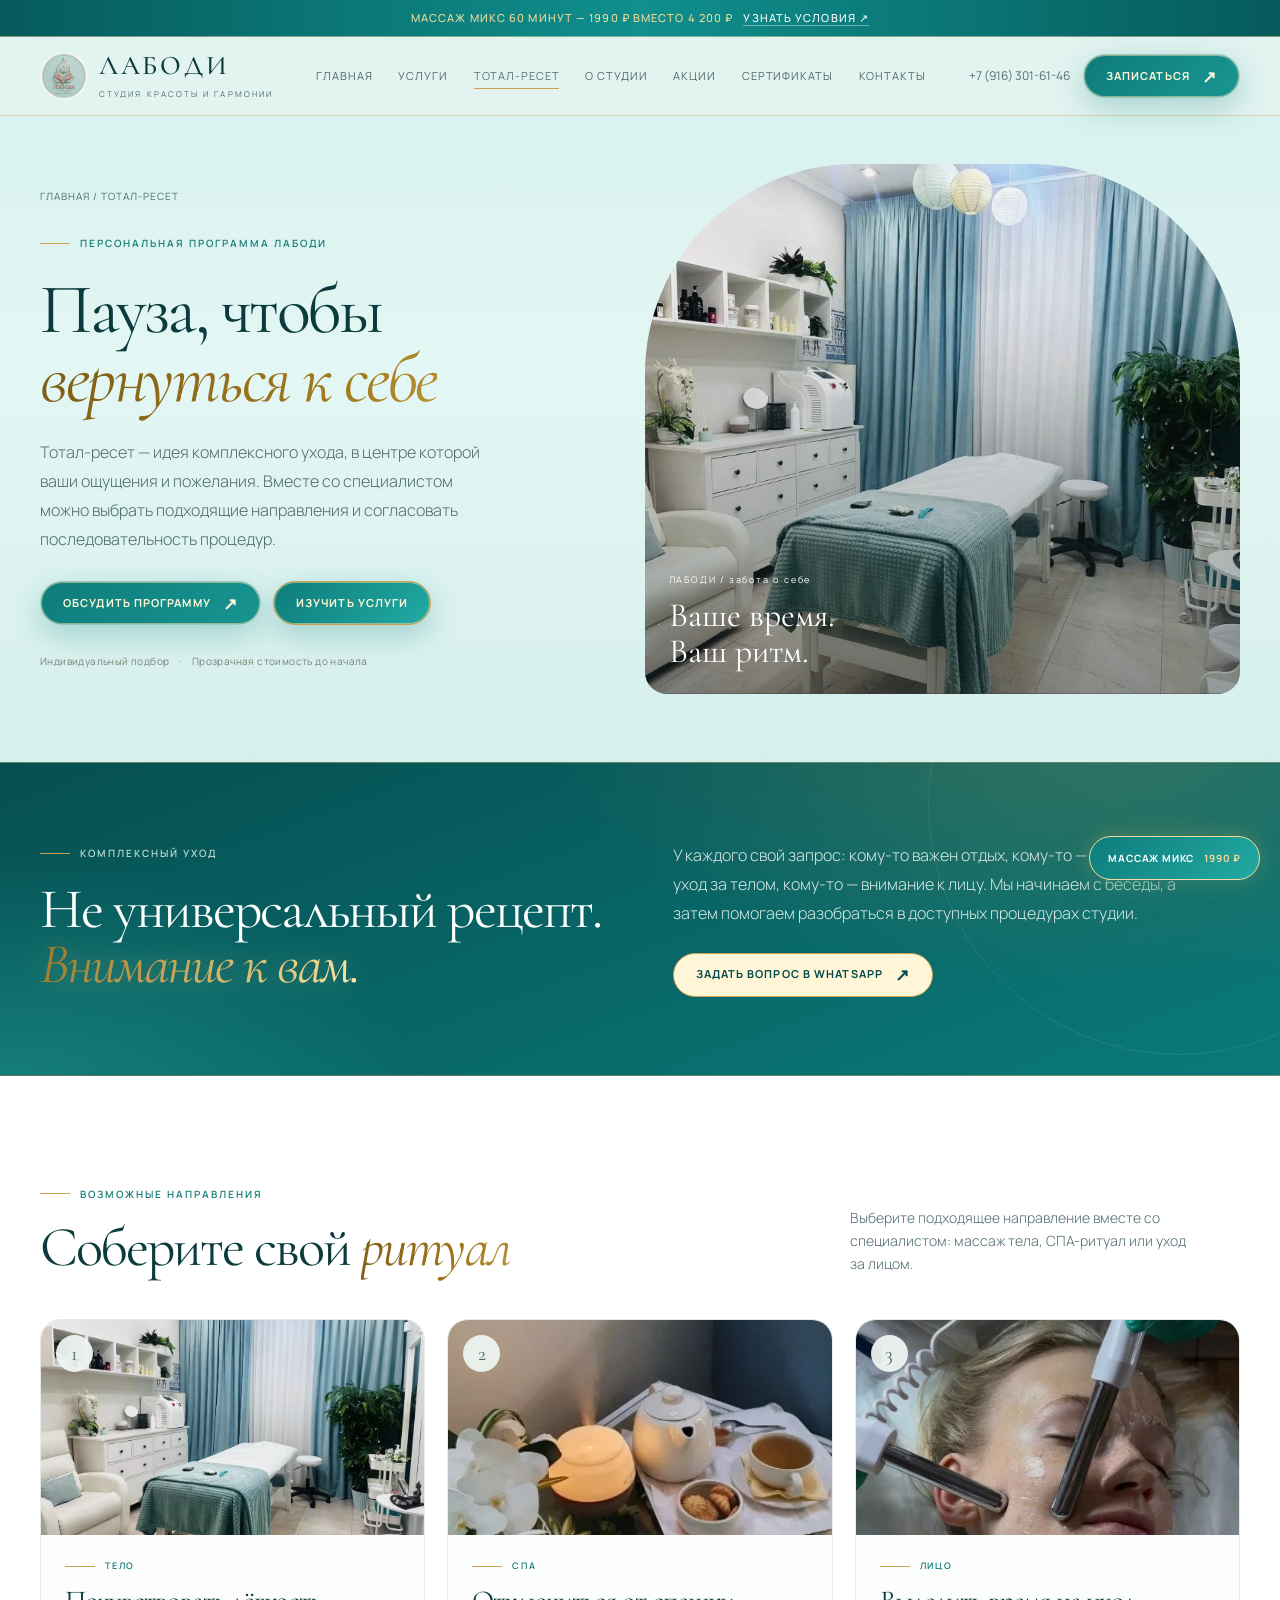
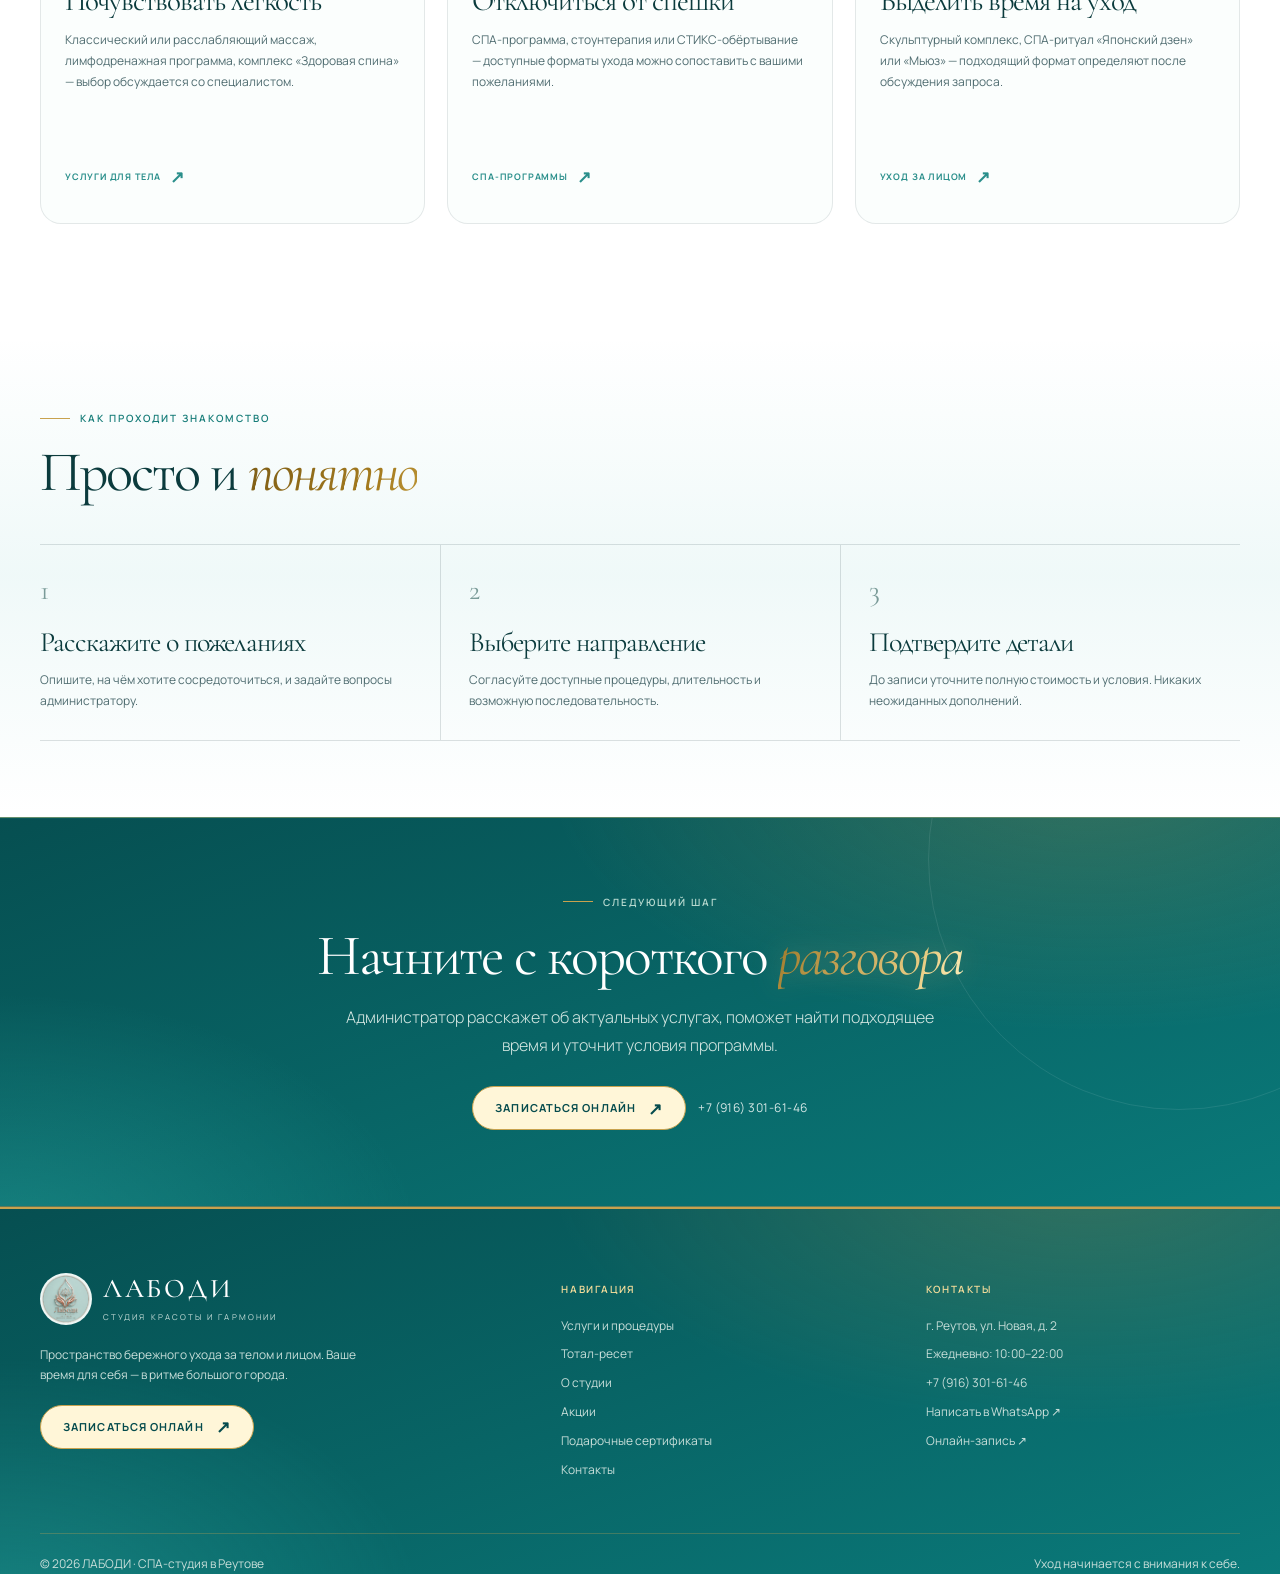
<file: labody-redesign Claude/total-reset.html>
<!DOCTYPE html>

<html lang="ru"><head><meta charset="utf-8"/><meta content="width=device-width, initial-scale=1" name="viewport"/><meta content="Тотал-ресет — персональная программа ухода за телом в СПА-студии ЛАБОДИ, Реутов. Процедуры и порядок подбираются индивидуально." name="description"/><meta content="#f4f6ef" name="theme-color"/><title>Тотал-ресет — персональная программа ЛАБОДИ</title><link href="assets/fonts/fonts.css" rel="stylesheet"/><link href="styles.css" rel="stylesheet"/><link href="assets/labody-logo.png" rel="icon" type="image/png"/><link href="assets/labody-logo.png" rel="apple-touch-icon"/><meta content="website" property="og:type"/><meta content="ЛАБОДИ" property="og:site_name"/><meta content="ru_RU" property="og:locale"/><meta content="Тотал-ресет — персональная программа ЛАБОДИ" property="og:title"/><meta content="Тотал-ресет — персональная программа ухода за телом в СПА-студии ЛАБОДИ, Реутов. Процедуры и порядок подбираются индивидуально." property="og:description"/><meta content="summary" name="twitter:card"/></head><body><a class="skip-link" href="#main">К основному содержимому</a>
<div class="announcement">Массаж МИКС 60 минут — 1990 ₽ вместо 4 200 ₽ <a href="promotions.html">Узнать условия ↗</a></div><header class="site-header"><div class="container nav">
<a aria-label="ЛАБОДИ — главная" class="brand" href="index.html"><img alt="Логотип ЛАБОДИ" class="brand-logo" src="assets/labody-logo.png"/><span><span class="brand-name">ЛАБОДИ</span><span class="brand-sub">студия красоты и гармонии</span></span></a>
<nav aria-label="Главная навигация" class="nav-links"><a href="index.html">Главная</a><a href="services.html">Услуги</a><a aria-current="page" class="active" href="total-reset.html">Тотал-ресет</a><a href="about.html">О студии</a><a href="promotions.html">Акции</a><a href="certificates.html">Сертификаты</a><a href="contacts.html">Контакты</a></nav>
<div class="nav-actions"><a class="nav-phone" href="tel:+79163016146">+7 (916) 301-61-46</a><a class="btn" href="https://n609926.yclients.com/" rel="noopener" target="_blank">Записаться <span class="arrow">↗</span></a><button aria-expanded="false" aria-label="Открыть меню" class="menu-toggle">☰</button></div>
</div></header>
<main id="main">
<section class="reset-hero"><div class="container reset-hero-grid"><div class="reset-hero-copy reveal"><div class="breadcrumbs"><a href="index.html">Главная</a> / Тотал-ресет</div><div class="eyebrow">Персональная программа ЛАБОДИ</div><h1 class="h1">Пауза, чтобы <span class="italic">вернуться к себе</span></h1><p class="lead">Тотал-ресет — идея комплексного ухода, в центре которой ваши ощущения и пожелания. Вместе со специалистом можно выбрать подходящие направления и согласовать последовательность процедур.</p><div class="reset-actions"><a class="btn" href="https://n609926.yclients.com/" rel="noopener" target="_blank">Обсудить программу <span class="arrow">↗</span></a><a class="btn btn-outline" href="services.html">Изучить услуги</a></div><div class="reset-meta"><span>Индивидуальный подбор</span><span>·</span><span>Прозрачная стоимость до начала</span></div></div><div class="reset-hero-visual reveal delay-1"><img alt="Спокойный ритуал СПА-ухода" fetchpriority="high" src="assets/photos/room.jpg"/><div class="reset-visual-badge"><span>ЛАБОДИ / забота о себе</span><strong>Ваше время.<br/>Ваш ритм.</strong></div></div></div></section>
<section class="reset-intro dark-section"><div class="container reset-intro-grid"><div><div class="eyebrow">Комплексный уход</div><h2 class="h2">Не универсальный рецепт.<br/><span class="italic">Внимание к вам.</span></h2></div><div><p class="lead">У каждого свой запрос: кому-то важен отдых, кому-то — регулярный уход за телом, кому-то — внимание к лицу. Мы начинаем с беседы, а затем помогаем разобраться в доступных процедурах студии.</p><a class="btn btn-light" href="https://wa.me/79163016146" rel="noopener" target="_blank">Задать вопрос в WhatsApp <span class="arrow">↗</span></a></div></div></section>
<section class="section reset-options-section"><div class="container"><div class="section-head reveal"><div><div class="eyebrow">Возможные направления</div><h2 class="h2" style="margin-top:18px">Соберите свой <span class="italic">ритуал</span></h2></div><p>Выберите подходящее направление вместе со специалистом: массаж тела, СПА-ритуал или уход за лицом.</p></div><div class="reset-options-grid"><article class="reset-option reveal"><div class="reset-option-number">1</div><div class="reset-option-photo"><img alt="Массаж тела" decoding="async" loading="lazy" src="assets/photos/room.jpg"/></div><div class="reset-option-copy"><div class="eyebrow">Тело</div><h3 class="h3">Почувствовать лёгкость</h3><p>Классический или расслабляющий массаж, лимфодренажная программа, комплекс «Здоровая спина» — выбор обсуждается со специалистом.</p><a class="text-link" href="services.html#body">Услуги для тела <span>↗</span></a></div></article><article class="reset-option reveal delay-1"><div class="reset-option-number">2</div><div class="reset-option-photo"><img alt="СПА-ритуал" decoding="async" loading="lazy" src="assets/photos/tea.jpg"/></div><div class="reset-option-copy"><div class="eyebrow">СПА</div><h3 class="h3">Отключиться от спешки</h3><p>СПА-программа, стоунтерапия или СТИКС-обёртывание — доступные форматы ухода можно сопоставить с вашими пожеланиями.</p><a class="text-link" href="services.html#spa">СПА-программы <span>↗</span></a></div></article><article class="reset-option reveal delay-2"><div class="reset-option-number">3</div><div class="reset-option-photo"><img alt="Аппаратный уход за лицом" decoding="async" loading="lazy" src="assets/photos/face-care.jpg"/></div><div class="reset-option-copy"><div class="eyebrow">Лицо</div><h3 class="h3">Выделить время на уход</h3><p>Скульптурный комплекс, СПА-ритуал «Японский дзен» или «Мьюз» — подходящий формат определяют после обсуждения запроса.</p><a class="text-link" href="services.html#face-care">Уход за лицом <span>↗</span></a></div></article></div></div></section>
<section class="section-sm"><div class="container"><div class="section-head reveal"><div><div class="eyebrow">Как проходит знакомство</div><h2 class="h2" style="margin-top:18px">Просто и <span class="italic">понятно</span></h2></div></div><div class="reset-steps"><article class="reset-step reveal"><span>1</span><h3 class="h3">Расскажите о пожеланиях</h3><p>Опишите, на чём хотите сосредоточиться, и задайте вопросы администратору.</p></article><article class="reset-step reveal delay-1"><span>2</span><h3 class="h3">Выберите направление</h3><p>Согласуйте доступные процедуры, длительность и возможную последовательность.</p></article><article class="reset-step reveal delay-2"><span>3</span><h3 class="h3">Подтвердите детали</h3><p>До записи уточните полную стоимость и условия. Никаких неожиданных дополнений.</p></article></div></div></section>
<section class="section-sm dark-section"><div class="container reset-final-cta"><div class="eyebrow">Следующий шаг</div><h2 class="h2">Начните с короткого <span class="italic">разговора</span></h2><p class="lead">Администратор расскажет об актуальных услугах, поможет найти подходящее время и уточнит условия программы.</p><div class="reset-actions"><a class="btn btn-light" href="https://n609926.yclients.com/" rel="noopener" target="_blank">Записаться онлайн <span class="arrow">↗</span></a><a class="reset-phone" href="tel:+79163016146">+7 (916) 301-61-46</a></div></div></section>
</main><footer class="site-footer"><div class="container"><div class="footer-main">
<div class="footer-brand"><a class="brand" href="index.html"><img alt="Логотип ЛАБОДИ" class="brand-logo" src="assets/labody-logo.png"/><span><span class="brand-name">ЛАБОДИ</span><span class="brand-sub">студия красоты и гармонии</span></span></a><p>Пространство бережного ухода за телом и лицом. Ваше время для себя — в ритме большого города.</p><a class="btn btn-light" href="https://n609926.yclients.com/" rel="noopener" target="_blank">Записаться онлайн <span class="arrow">↗</span></a></div>
<div class="footer-col"><h4>Навигация</h4><a href="services.html">Услуги и процедуры</a><a href="total-reset.html">Тотал-ресет</a><a href="about.html">О студии</a><a href="promotions.html">Акции</a><a href="certificates.html">Подарочные сертификаты</a><a href="contacts.html">Контакты</a></div>
<div class="footer-col"><h4>Контакты</h4><p>г. Реутов, ул. Новая, д. 2</p><p>Ежедневно: 10:00–22:00</p><a href="tel:+79163016146">+7 (916) 301-61-46</a><a href="https://wa.me/79163016146" rel="noopener" target="_blank">Написать в WhatsApp ↗</a><a href="https://n609926.yclients.com/" rel="noopener" target="_blank">Онлайн-запись ↗</a></div>
</div><div class="footer-bottom"><span>© <span data-year=""></span> ЛАБОДИ · СПА-студия в Реутове</span><span>Уход начинается с внимания к себе.</span></div></div></footer><div class="mobile-sticky"><a class="btn" href="https://n609926.yclients.com/" rel="noopener" target="_blank">Записаться онлайн <span class="arrow">↗</span></a></div>
<div aria-hidden="true" class="popup-backdrop"><section aria-labelledby="popup-title" aria-modal="true" class="popup popup-offer" role="dialog"><button aria-label="Закрыть окно" class="popup-close" data-popup-close="">×</button><img alt="Массаж МИКС, 60 минут, на первый визит — 1990 ₽ вместо 4200 ₽" class="popup-banner" height="753" src="assets/promo-first-visit.jpg" width="752"/><div class="popup-copy"><div class="eyebrow">Для новых гостей</div><h2 class="h2" id="popup-title">Массаж МИКС <span class="italic">за 1990 ₽</span></h2><p>60 минут глубокого расслабления на первый визит — вместо 4 200 ₽. Запишитесь онлайн и подарите себе заботу.</p><a class="btn" href="https://n609926.yclients.com/" rel="noopener" target="_blank">Записаться на МИКС <span class="arrow">↗</span></a><p class="fineprint">Предложение действует на первый визит. Уточняйте детали у администратора.</p></div></section></div>
<button aria-label="Открыть предложение: массаж МИКС за 1990 рублей" class="cookie-mini" data-popup-open="" type="button">Массаж МИКС <span>1990 ₽</span></button><script src="promo-config.js"></script><script src="script.js"></script><script src="booking.js"></script></body></html>
</file>
<file: labody-redesign Claude/assets/fonts/fonts.css>
:root{--fonts-local:0}
/* Шрифты подключатся после запуска download-assets */
</file>
<file: labody-redesign Claude/styles.css>
:root{--paper:#f0f5f5;--paper2:#e0f0ee;--white:#fbfdfd;--ink:#222d2e;--muted:#5e7c79;--accent:#609c96;--accent2:#a8d3c9;--line:rgba(34,45,46,.14);--sage:#ccd9d8;--dark:#263334;--shadow:0 22px 60px rgba(32,48,50,.10);--radius:26px;--serif:'Cormorant Garamond',Georgia,serif;--sans:'Manrope',Arial,sans-serif;--content:1200px}
*{box-sizing:border-box}html{scroll-behavior:smooth;scroll-padding-top:100px}body{margin:0;background:var(--paper);color:var(--ink);font-family:var(--sans);font-size:15px;line-height:1.65;font-weight:400;-webkit-font-smoothing:antialiased}body.modal-open{overflow:hidden}img{display:block;max-width:100%;width:100%;object-fit:cover}a{color:inherit;text-decoration:none}button,input,textarea{font:inherit}button,a{ -webkit-tap-highlight-color:transparent}button{cursor:pointer}::selection{background:var(--accent2);color:var(--ink)}.container{width:min(var(--content),calc(100% - 52px));margin-inline:auto}.announcement{background:var(--dark);color:#f2f8f6;text-align:center;font-size:11px;letter-spacing:.12em;text-transform:uppercase;padding:9px 16px}.announcement a{border-bottom:1px solid rgba(255,255,255,.4);margin-left:7px}.site-header{position:sticky;top:0;z-index:50;background:rgba(240,245,245,.9);backdrop-filter:blur(16px);border-bottom:1px solid rgba(34,45,46,.07)}.nav{min-height:84px;display:flex;align-items:center;justify-content:space-between;gap:24px}.brand{display:flex;align-items:center;gap:11px;flex-shrink:0}.brand-mark{width:37px;height:37px;border:1px solid var(--accent);border-radius:50%;display:grid;place-items:center;font-family:var(--serif);font-size:22px;line-height:1;color:var(--accent)}.brand-name{font-family:var(--serif);font-size:27px;line-height:1;letter-spacing:.1em;font-weight:500}.brand-sub{display:block;margin-top:5px;font-size:8px;letter-spacing:.26em;text-transform:uppercase;color:var(--muted)}.nav-links{display:flex;align-items:center;gap:26px}.nav-links a{font-size:11px;letter-spacing:.08em;text-transform:uppercase;color:#4d6764;position:relative;transition:color .25s}.nav-links a:after{content:'';position:absolute;left:0;bottom:-7px;width:100%;height:1px;background:var(--accent);transform:scaleX(0);transform-origin:left;transition:transform .3s}.nav-links a:hover,.nav-links a.active{color:var(--accent)}.nav-links a:hover:after,.nav-links a.active:after{transform:scaleX(1)}.nav-actions{display:flex;align-items:center;gap:13px}.nav-phone{font-size:12px;white-space:nowrap;color:var(--muted)}.menu-toggle{display:none;border:1px solid var(--line);background:transparent;border-radius:50%;width:44px;height:44px;color:var(--ink)}.btn{display:inline-flex;align-items:center;justify-content:center;gap:12px;min-height:49px;padding:0 22px;border:1px solid transparent;border-radius:100px;background:var(--accent);color:#f9fbfb;font-size:11px;letter-spacing:.1em;text-transform:uppercase;transition:transform .3s,background .3s,border-color .3s,box-shadow .3s}.btn:hover{transform:translateY(-2px);background:#49817b;box-shadow:0 10px 24px rgba(56,110,105,.16)}.btn .arrow{font-size:17px;line-height:1}.btn-outline{background:transparent;border-color:var(--line);color:var(--ink)}.btn-outline:hover{color:#f9fbfb;border-color:var(--accent)}.btn-light{background:var(--paper);color:var(--ink)}.btn-light:hover{background:#d2e8e6;color:var(--ink)}.eyebrow{display:flex;align-items:center;gap:10px;color:var(--accent);font-size:10px;letter-spacing:.2em;text-transform:uppercase;font-weight:600}.eyebrow:before{content:'';display:block;width:30px;height:1px;background:currentColor}.h1,.h2,.h3{font-family:var(--serif);font-weight:400;letter-spacing:-.035em;line-height:.98;margin:0}.h1{font-size:clamp(48px,6.1vw,82px)}.h2{font-size:clamp(38px,4.4vw,60px)}.h3{font-size:clamp(25px,2.4vw,33px)}.italic{font-style:italic;color:var(--accent)}.lead{font-size:16px;line-height:1.8;color:var(--muted);max-width:540px;font-weight:300}.section{padding:110px 0}.section-sm{padding:76px 0}.section-head{display:flex;align-items:end;justify-content:space-between;gap:30px;margin-bottom:44px}.section-head p{max-width:390px;margin:0;color:var(--muted);font-size:14px;font-weight:300}.hero{padding:46px 0 68px}.hero-grid{display:grid;grid-template-columns:.88fr 1.12fr;gap:55px;align-items:center}.hero-copy{padding:22px 0 22px 2px}.hero-copy .eyebrow{margin-bottom:26px}.hero-copy .h1{max-width:540px}.hero-copy .lead{margin:25px 0 30px}.hero-actions{display:flex;align-items:center;gap:12px;flex-wrap:wrap}.hero-note{display:flex;gap:12px;align-items:center;margin-top:34px;color:var(--muted);font-size:11px}.tiny-stars{color:var(--accent);letter-spacing:.13em}.hero-media{position:relative;min-height:570px;border-radius:210px 210px 20px 20px;overflow:hidden;background:var(--paper2)}.hero-media img{position:absolute;inset:0;height:100%;object-fit:cover;transition:transform 1s cubic-bezier(.2,.7,.2,1)}.hero-media:hover img{transform:scale(1.035)}.hero-media:after{content:'';position:absolute;inset:0;background:linear-gradient(180deg,rgba(16,29,30,.02),rgba(16,29,30,.22))}.hero-stamp{position:absolute;z-index:1;left:-1px;bottom:30px;background:var(--paper);padding:19px 25px;max-width:250px;border-radius:0 18px 18px 0;box-shadow:var(--shadow)}.hero-stamp strong{font-family:var(--serif);font-size:25px;font-weight:500;display:block;line-height:1.1}.hero-stamp span{display:block;font-size:10px;color:var(--muted);margin-top:6px;letter-spacing:.05em}.hero-chip{position:absolute;z-index:2;right:22px;top:22px;background:rgba(240,245,245,.92);backdrop-filter:blur(8px);padding:12px 16px;border-radius:100px;font-size:10px;letter-spacing:.12em;text-transform:uppercase}.scroll-line{display:flex;align-items:center;gap:16px;color:var(--muted);font-size:10px;letter-spacing:.16em;text-transform:uppercase;margin-top:26px}.scroll-line:before{content:'';width:55px;height:1px;background:var(--accent2)}.marquee{overflow:hidden;background:var(--paper2);border-block:1px solid var(--line);padding:18px 0}.marquee-track{display:flex;align-items:center;gap:34px;width:max-content;animation:marquee 38s linear infinite}.marquee span{font-family:var(--serif);font-size:25px;white-space:nowrap;color:#5a7875}.marquee i{font-size:13px;color:var(--accent);font-style:normal}.cards{display:grid;grid-template-columns:repeat(3,1fr);gap:22px}.service-card{background:var(--white);border:1px solid rgba(34,45,46,.07);border-radius:var(--radius);overflow:hidden;transition:transform .4s,box-shadow .4s}.service-card:hover{transform:translateY(-7px);box-shadow:var(--shadow)}.service-image{height:245px;overflow:hidden;background:var(--paper2)}.service-image img{height:100%;transition:transform .8s}.service-card:hover .service-image img{transform:scale(1.05)}.service-content{padding:25px 25px 27px}.card-kicker{font-size:10px;letter-spacing:.16em;text-transform:uppercase;color:var(--accent);margin-bottom:10px}.service-content .h3{margin-bottom:12px}.service-content p{font-size:13px;line-height:1.75;color:var(--muted);min-height:68px;margin:0 0 21px;font-weight:300}.card-bottom{display:flex;align-items:center;justify-content:space-between;gap:14px;border-top:1px solid var(--line);padding-top:18px}.price{font-size:12px;color:var(--muted)}.text-link{display:inline-flex;align-items:center;gap:9px;font-size:10px;letter-spacing:.12em;text-transform:uppercase;color:var(--accent);font-weight:700}.text-link span{font-size:17px;transition:transform .25s}.text-link:hover span{transform:translateX(4px)}.centered{display:flex;justify-content:center;margin-top:38px}.split-section{display:grid;grid-template-columns:1fr 1fr;align-items:center;gap:70px}.split-image{min-height:540px;border-radius:var(--radius);overflow:hidden;position:relative;background:var(--paper2)}.split-image img{position:absolute;inset:0;height:100%;object-fit:cover}.image-caption{position:absolute;left:24px;bottom:24px;background:var(--paper);border-radius:15px;padding:17px 20px;max-width:235px}.image-caption small{display:block;color:var(--accent);font-size:9px;text-transform:uppercase;letter-spacing:.15em}.image-caption strong{font-family:var(--serif);font-size:25px;line-height:1.15;font-weight:400;display:block;margin-top:5px}.split-copy .eyebrow{margin-bottom:22px}.split-copy .h2{margin-bottom:24px}.split-copy .lead{margin:0 0 25px}.feature-list{list-style:none;padding:0;margin:28px 0 30px;display:grid;gap:14px}.feature-list li{display:flex;gap:12px;align-items:flex-start;font-size:13px;color:#4a6360}.feature-list li:before{content:'↗';color:var(--accent);font-size:16px;line-height:1.15}.dark-section{background:var(--dark);color:#f2f6f6;position:relative;overflow:hidden}.dark-section:before{content:'';position:absolute;width:500px;height:500px;border:1px solid rgba(255,255,255,.09);border-radius:50%;right:-150px;top:-210px}.dark-section .eyebrow{color:#9dd4cf}.dark-section .lead{color:#b4c9c7}.total-grid{display:grid;grid-template-columns:.95fr 1.05fr;gap:70px;align-items:center;position:relative;z-index:1}.total-image{height:495px;overflow:hidden;border-radius:220px 220px 20px 20px;position:relative;background:#3b4f51}.total-image img{height:100%;position:absolute;inset:0}.total-image:after{content:'';position:absolute;inset:0;background:linear-gradient(180deg,transparent 45%,rgba(0,0,0,.34))}.total-image-label{position:absolute;z-index:2;bottom:25px;left:25px;color:white;font-size:10px;text-transform:uppercase;letter-spacing:.18em}.total-copy{padding:15px 0}.total-copy .eyebrow{margin-bottom:24px}.total-copy .h2{margin-bottom:23px}.total-copy .lead{margin-bottom:26px}.total-tags{display:flex;flex-wrap:wrap;gap:8px;margin:26px 0 32px}.tag{padding:8px 13px;border-radius:100px;border:1px solid rgba(255,255,255,.22);color:#d0e7e5;font-size:10px;letter-spacing:.04em}.promo-panel{background:var(--paper2);border-radius:var(--radius);display:grid;grid-template-columns:1.1fr .9fr;overflow:hidden;min-height:310px}.promo-content{padding:48px;display:flex;flex-direction:column;align-items:flex-start;justify-content:center}.promo-content .eyebrow{margin-bottom:17px}.promo-content .h2{max-width:530px}.promo-content p{color:var(--muted);font-size:13px;max-width:420px;margin:18px 0 24px}.promo-art{position:relative;min-height:310px;overflow:hidden;background:#9ac2be}.promo-art img{position:absolute;inset:0;height:100%;filter:saturate(.75)}.promo-art:after{content:'';position:absolute;inset:0;background:linear-gradient(90deg,rgba(224,240,238,.0),rgba(32,47,49,.12))}.discount-badge{position:absolute;z-index:1;top:25px;right:25px;width:112px;height:112px;border-radius:50%;display:grid;place-content:center;text-align:center;background:var(--paper);color:var(--accent);font-family:var(--serif);font-size:36px;line-height:.9;transform:rotate(8deg)}.discount-badge small{font-family:var(--sans);font-size:9px;letter-spacing:.1em;text-transform:uppercase;margin-top:7px}.testimonial-grid{display:grid;grid-template-columns:repeat(3,1fr);gap:18px}.quote-card{padding:28px;background:var(--white);border:1px solid rgba(34,45,46,.07);border-radius:20px}.quote-stars{color:var(--accent);letter-spacing:.13em;font-size:11px;margin-bottom:14px}.quote-card p{font-family:var(--serif);font-size:23px;line-height:1.28;margin:0 0 22px}.quote-name{font-size:11px;text-transform:uppercase;letter-spacing:.12em;color:var(--muted)}.trust-row{display:grid;grid-template-columns:repeat(3,1fr);gap:0;margin-top:40px;border-block:1px solid var(--line)}.trust-item{padding:28px 25px;border-right:1px solid var(--line)}.trust-item:last-child{border:0}.trust-num{font-family:var(--serif);font-size:42px;line-height:1;margin-bottom:8px;color:var(--accent)}.trust-item p{margin:0;color:var(--muted);font-size:12px}.certificate-band{display:flex;justify-content:space-between;align-items:center;gap:40px;padding:44px 50px;background:#cee6e4;border-radius:var(--radius)}.certificate-band .h2{max-width:620px}.certificate-band p{font-size:13px;color:var(--muted);max-width:520px;margin:15px 0 0}.certificate-icon{width:96px;height:96px;border:1px solid rgba(96,156,150,.5);border-radius:50%;flex-shrink:0;display:grid;place-items:center;font-family:var(--serif);font-size:35px;color:var(--accent)}.contact-grid{display:grid;grid-template-columns:.9fr 1.1fr;gap:25px}.contact-card{background:var(--white);border-radius:var(--radius);padding:35px}.contact-row{display:grid;grid-template-columns:95px 1fr;gap:18px;padding:18px 0;border-bottom:1px solid var(--line)}.contact-row:last-child{border:0}.contact-row dt{font-size:10px;text-transform:uppercase;letter-spacing:.12em;color:var(--muted)}.contact-row dd{margin:0;font-size:14px}.map-card{background:var(--paper2);border-radius:var(--radius);min-height:380px;position:relative;overflow:hidden;display:flex;align-items:center;justify-content:center;text-align:center;padding:35px}.map-card:before,.map-card:after{content:'';position:absolute;border:1px solid rgba(96,156,150,.22);border-radius:50%;width:380px;height:380px}.map-card:after{width:560px;height:560px}.map-message{position:relative;z-index:1;max-width:280px}.pin{width:58px;height:58px;background:var(--accent);color:white;border-radius:50% 50% 50% 10%;transform:rotate(-45deg);margin:0 auto 24px;display:grid;place-items:center;box-shadow:0 12px 30px rgba(96,156,150,.25)}.pin span{transform:rotate(45deg);font-size:21px}.map-message p{color:var(--muted);font-size:13px}.page-hero{padding:78px 0 56px}.page-hero-grid{display:grid;grid-template-columns:1.1fr .9fr;gap:54px;align-items:center}.page-hero .eyebrow{margin-bottom:22px}.page-hero .lead{margin:23px 0 28px}.page-hero-photo{height:420px;border-radius:180px 180px 18px 18px;overflow:hidden;background:var(--paper2)}.page-hero-photo img{height:100%}.breadcrumbs{font-size:10px;text-transform:uppercase;letter-spacing:.1em;color:var(--muted);margin-bottom:22px}.breadcrumbs a:hover{color:var(--accent)}.service-list{display:grid;gap:12px}.service-row{display:grid;grid-template-columns:95px 1fr auto;gap:22px;align-items:center;background:var(--white);border:1px solid rgba(34,45,46,.07);border-radius:19px;padding:14px 20px 14px 14px;transition:transform .25s,box-shadow .25s}.service-row:hover{transform:translateX(4px);box-shadow:0 10px 28px rgba(32,48,50,.06)}.service-row img{height:82px;border-radius:12px}.service-row h3{font-family:var(--serif);font-weight:500;font-size:27px;line-height:1.1;margin:0 0 5px}.service-row p{font-size:12px;line-height:1.6;color:var(--muted);margin:0}.service-row .row-price{font-size:12px;color:var(--accent);white-space:nowrap}.about-values{display:grid;grid-template-columns:repeat(2,1fr);gap:14px}.value-card{padding:27px;border:1px solid var(--line);border-radius:18px}.value-card b{font-family:var(--serif);font-size:27px;font-weight:500;display:block;margin-bottom:9px}.value-card p{font-size:12px;color:var(--muted);margin:0}.promo-cards{display:grid;grid-template-columns:repeat(2,1fr);gap:20px}.offer-card{background:var(--white);border-radius:var(--radius);overflow:hidden;border:1px solid rgba(34,45,46,.07)}.offer-photo{height:250px;position:relative;overflow:hidden}.offer-photo img{height:100%}.offer-stamp{position:absolute;top:18px;left:18px;background:var(--paper);color:var(--accent);border-radius:100px;padding:9px 14px;font-size:10px;letter-spacing:.1em;text-transform:uppercase}.offer-body{padding:26px}.offer-body p{font-size:13px;color:var(--muted);margin:12px 0 20px}.offer-terms{font-size:10px;color:var(--muted);margin-top:14px}.cert-hero{background:var(--paper2);padding:60px;border-radius:var(--radius);display:grid;grid-template-columns:1.1fr .9fr;gap:45px;align-items:center}.gift-graphic{background:linear-gradient(145deg,#649e98,#38575a);border-radius:14px;padding:22px;max-width:370px;margin:auto;transform:rotate(2deg);box-shadow:0 24px 60px rgba(41,70,73,.2)}.gift-inner{border:1px solid rgba(255,255,255,.44);padding:40px 25px;text-align:center;color:#edf4f3}.gift-inner span{font-size:9px;letter-spacing:.25em;text-transform:uppercase}.gift-inner strong{display:block;font-family:var(--serif);font-size:45px;font-weight:400;line-height:1.05;margin:28px 0}.gift-inner small{font-size:10px;letter-spacing:.15em;text-transform:uppercase}.faq-list{max-width:850px;margin:0 auto}.faq-item{border-bottom:1px solid var(--line)}.faq-q{display:flex;justify-content:space-between;gap:15px;width:100%;text-align:left;border:0;background:transparent;padding:23px 0;color:var(--ink);font-family:var(--serif);font-size:27px}.faq-q span{font-family:var(--sans);color:var(--accent);font-size:21px;transition:transform .3s}.faq-a{max-height:0;overflow:hidden;transition:max-height .35s ease}.faq-a p{margin:0;padding:0 40px 22px 0;color:var(--muted);font-size:13px}.faq-item.open .faq-a{max-height:200px}.faq-item.open .faq-q span{transform:rotate(45deg)}.site-footer{background:var(--dark);color:#f2f8f6;padding:64px 0 25px}.footer-main{display:grid;grid-template-columns:1.2fr .8fr .8fr;gap:50px;padding-bottom:45px}.footer-brand .brand-mark{border-color:#a8d3c9;color:#a8d3c9}.footer-brand .brand-name{color:#f1f6f6}.footer-brand .brand-sub{color:#a9c4c1}.footer-brand p{max-width:320px;color:#aec7c4;font-size:12px;margin:20px 0}.footer-col h4{font-size:10px;text-transform:uppercase;letter-spacing:.16em;font-weight:600;color:#9bd1cc;margin:8px 0 18px}.footer-col a,.footer-col p{display:block;color:#bcd0ce;font-size:12px;margin:9px 0;transition:color .2s}.footer-col a:hover{color:white}.footer-bottom{border-top:1px solid rgba(255,255,255,.14);padding-top:20px;display:flex;justify-content:space-between;gap:20px;color:#92acaa;font-size:10px}.popup-backdrop{position:fixed;inset:0;z-index:1000;background:rgba(21,30,31,.56);backdrop-filter:blur(6px);display:grid;place-items:center;padding:22px;opacity:0;visibility:hidden;transition:opacity .32s,visibility .32s}.popup-backdrop.open{opacity:1;visibility:visible}.popup{position:relative;width:min(790px,100%);display:grid;grid-template-columns:1fr 1fr;background:var(--paper);border-radius:24px;overflow:hidden;transform:translateY(20px) scale(.98);transition:transform .35s cubic-bezier(.2,.75,.25,1);box-shadow:0 30px 100px rgba(0,0,0,.25)}.popup-backdrop.open .popup{transform:translateY(0) scale(1)}.popup-visual{min-height:390px;position:relative;background:var(--paper2)}.popup-visual img{position:absolute;inset:0;height:100%}.popup-visual:after{content:'';position:absolute;inset:0;background:linear-gradient(0deg,rgba(22,38,40,.28),transparent 45%)}.popup-copy{padding:48px 38px;display:flex;justify-content:center;flex-direction:column}.popup-close{position:absolute;z-index:4;right:16px;top:16px;border:1px solid var(--line);width:36px;height:36px;border-radius:50%;background:rgba(251,253,253,.85);color:var(--ink);font-size:21px;line-height:1}.popup-copy .eyebrow{margin-bottom:18px}.popup-copy .h2{font-size:44px}.popup-copy p{font-size:12px;color:var(--muted);margin:17px 0 22px}.promo-code{border:1px dashed var(--accent2);padding:12px 15px;border-radius:9px;display:flex;justify-content:space-between;align-items:center;gap:8px;margin:0 0 18px;font-size:11px}.promo-code strong{font-size:10px;letter-spacing:.08em}.popup-copy .fineprint{font-size:10px;margin:13px 0 0}.cookie-mini{position:fixed;right:20px;bottom:20px;z-index:35;background:var(--paper);border:1px solid var(--line);padding:13px 18px;border-radius:100px;box-shadow:var(--shadow);font-size:10px;letter-spacing:.08em;text-transform:uppercase;display:flex;align-items:center;gap:10px}.cookie-mini span{color:var(--accent)}.reveal{opacity:0;transform:translateY(20px);transition:opacity .7s ease,transform .7s cubic-bezier(.2,.7,.2,1)}.reveal.visible{opacity:1;transform:none}.delay-1{transition-delay:.1s}.delay-2{transition-delay:.2s}.delay-3{transition-delay:.3s}.notice{background:#dcefed;border-left:2px solid var(--accent);padding:17px 20px;border-radius:0 12px 12px 0;color:#4d6563;font-size:12px;margin:25px 0}.small-label{font-size:10px;color:var(--muted);letter-spacing:.13em;text-transform:uppercase}.gallery-grid{display:grid;grid-template-columns:1fr 1fr 1fr;grid-template-rows:240px 240px;gap:15px}.gallery-grid img{height:100%;border-radius:18px}.gallery-grid img:first-child{grid-row:span 2}.gallery-grid img:nth-child(4){grid-column:span 2}.button-row{display:flex;gap:12px;flex-wrap:wrap}.mobile-sticky{display:none}
@keyframes marquee{to{transform:translateX(-50%)}}
@media(max-width:1080px){.nav-links{gap:14px}.nav-phone{display:none}.hero-grid{gap:32px}.hero-media{min-height:500px}.section{padding:88px 0}.total-grid,.split-section{gap:42px}.cards{gap:14px}.service-content{padding:21px}.footer-main{gap:28px}}
@media(max-width:820px){.container{width:min(var(--content),calc(100% - 36px))}.nav{min-height:72px}.menu-toggle{display:grid;place-items:center}.nav-actions .btn{display:none}.nav-links{display:none;position:absolute;top:72px;left:0;right:0;background:var(--paper);padding:22px 24px 28px;border-bottom:1px solid var(--line);box-shadow:0 20px 30px rgba(34,45,46,.08);flex-direction:column;align-items:flex-start;gap:21px}.nav-links.open{display:flex}.nav-links a{font-size:12px}.hero{padding-top:32px}.hero-grid,.page-hero-grid{grid-template-columns:1fr;gap:32px}.hero-copy{padding:0}.hero-media{min-height:460px;max-height:600px}.hero-copy .h1{max-width:700px}.section{padding:76px 0}.section-head{align-items:flex-start;flex-direction:column;margin-bottom:30px;gap:16px}.cards{grid-template-columns:repeat(2,1fr)}.service-card:last-child{grid-column:1/-1}.service-image{height:220px}.split-section,.total-grid{grid-template-columns:1fr;gap:34px}.split-image{min-height:440px}.total-image{height:430px;max-width:560px;width:100%;margin:auto}.total-copy{order:-1}.promo-panel{grid-template-columns:1fr}.promo-art{min-height:230px;grid-row:1}.promo-content{padding:34px}.testimonial-grid{grid-template-columns:1fr}.quote-card p{font-size:25px}.trust-row{grid-template-columns:1fr}.trust-item{border-right:0;border-bottom:1px solid var(--line);padding:22px 8px}.trust-item:last-child{border-bottom:0}.certificate-band{padding:32px;align-items:flex-start}.certificate-icon{display:none}.contact-grid{grid-template-columns:1fr}.page-hero{padding:46px 0 34px}.page-hero-photo{height:360px}.footer-main{grid-template-columns:1fr 1fr}.footer-brand{grid-column:1/-1}.popup{max-width:560px;grid-template-columns:1fr}.popup-visual{min-height:215px;max-height:250px}.popup-copy{padding:30px}.popup-copy .h2{font-size:39px}.popup-close{right:13px;top:13px}.cert-hero{grid-template-columns:1fr;padding:34px;gap:38px}.service-row{grid-template-columns:78px 1fr;gap:14px}.service-row img{height:78px}.service-row .row-price{grid-column:2}.service-row .text-link{grid-column:2}.gallery-grid{grid-template-rows:180px 180px}.mobile-sticky{display:flex;position:fixed;z-index:45;bottom:12px;left:12px;right:12px;justify-content:center;padding:8px;background:rgba(240,245,245,.94);border:1px solid var(--line);border-radius:100px;backdrop-filter:blur(12px);box-shadow:0 10px 30px rgba(34,45,46,.12)}.mobile-sticky .btn{width:100%;min-height:44px}}
@media(max-width:560px){.container{width:calc(100% - 30px)}.announcement{font-size:9px;letter-spacing:.07em;padding:8px 10px}.announcement a{display:block;width:max-content;margin:3px auto 0}.brand-name{font-size:24px}.brand-mark{width:33px;height:33px}.nav{min-height:68px}.nav-links{top:68px}.h1{font-size:clamp(43px,12vw,60px)}.h2{font-size:clamp(36px,10vw,48px)}.hero-media{min-height:390px;border-radius:160px 160px 18px 18px}.hero-stamp{bottom:15px;padding:14px 18px;max-width:210px}.hero-stamp strong{font-size:22px}.hero-chip{right:12px;top:12px;padding:9px 12px;font-size:8px}.hero-actions .btn{width:100%}.hero-actions .btn-outline{width:auto}.hero-note{font-size:10px;margin-top:23px}.section{padding:64px 0}.section-sm{padding:54px 0}.cards{grid-template-columns:1fr}.service-card:last-child{grid-column:auto}.service-image{height:235px}.service-content p{min-height:0}.split-image{min-height:360px}.total-image{height:360px}.promo-content{padding:27px}.promo-art{min-height:190px}.certificate-band{padding:27px;flex-direction:column;gap:22px}.certificate-band .btn{width:100%}.contact-card{padding:25px}.contact-row{grid-template-columns:80px 1fr;gap:10px}.footer-main{grid-template-columns:1fr;gap:30px}.footer-brand{grid-column:auto}.footer-bottom{flex-direction:column;gap:8px}.page-hero-photo{height:300px}.page-hero{padding:36px 0 24px}.service-row{padding:12px;grid-template-columns:72px 1fr}.service-row h3{font-size:23px}.service-row p{font-size:11px}.promo-cards{grid-template-columns:1fr}.offer-photo{height:220px}.cert-hero{padding:25px}.gift-inner{padding:32px 20px}.gallery-grid{grid-template-columns:1fr 1fr;grid-template-rows:190px 190px 190px;gap:9px}.gallery-grid img:first-child{grid-row:auto}.gallery-grid img:nth-child(4){grid-column:auto}.popup-backdrop{padding:12px}.popup{border-radius:18px}.popup-visual{min-height:175px;max-height:180px}.popup-copy{padding:26px 23px}.popup-copy .h2{font-size:36px}.popup-copy p{margin:12px 0 17px}.promo-code{font-size:10px;padding:10px 12px}.cookie-mini{right:12px;bottom:74px;font-size:9px;padding:10px 13px}}
@media(prefers-reduced-motion:reduce){*,*:before,*:after{scroll-behavior:auto!important;animation-duration:.01ms!important;animation-iteration-count:1!important;transition-duration:.01ms!important}.reveal{opacity:1;transform:none}}

/* Extra small-screen refinements */
html,body{max-width:100%;overflow-x:hidden}
img{height:auto}
button,a{touch-action:manipulation}
.btn,.text-link,.nav-links a{min-height:44px}
.text-link{display:inline-flex;align-items:center}
@media(max-width:820px){
  .container{width:calc(100% - 36px)}
  .nav{gap:12px}
  .brand{min-width:0}
  .nav-actions{gap:8px}
  .hero-grid,.page-hero-grid{min-width:0}
  .hero-copy .h1{overflow-wrap:anywhere}
  .hero-media{width:100%;min-height:clamp(340px,72vw,520px)}
  .section-head p,.lead{max-width:100%}
  .cards{align-items:stretch}
  .service-card{min-width:0}
  .popup{width:100%;max-height:calc(100dvh - 24px);overflow-y:auto}
  .popup-copy{min-width:0}
  .popup-copy .h2{overflow-wrap:anywhere}
}
@media(max-width:560px){
  body{font-size:14px;line-height:1.6}
  .container{width:calc(100% - 30px)}
  .announcement{line-height:1.45}
  .nav{min-height:66px}
  .brand-name{font-size:23px;letter-spacing:.08em}
  .brand-sub{font-size:7px;letter-spacing:.2em}
  .menu-toggle{width:42px;height:42px;flex:0 0 42px}
  .hero{padding-top:24px;padding-bottom:42px}
  .hero-grid{gap:24px}
  .hero-media{min-height:350px;max-height:440px}
  .hero-actions{align-items:stretch}
  .hero-actions .btn,.button-row .btn{width:100%}
  .hero-actions .btn-outline{width:100%}
  .section{padding:54px 0}
  .section-sm{padding:42px 0}
  .section-head{margin-bottom:25px}
  .service-image{height:220px}
  .service-content{padding:21px}
  .service-content p{min-height:0}
  .split-image{min-height:310px}
  .total-image{height:320px}
  .total-grid{gap:24px}
  .promo-content{padding:23px}
  .page-hero-photo{height:270px}
  .gallery-grid{grid-auto-flow:row}
  .contact-row{grid-template-columns:1fr;gap:4px}
  .popup-backdrop{padding:10px;align-items:center}
  .popup{border-radius:18px;max-height:calc(100dvh - 20px)}
  .popup-visual{min-height:145px;max-height:145px}
  .popup-copy{padding:23px 20px 24px}
  .popup-copy .h2{font-size:clamp(32px,9vw,39px)}
  .promo-code{flex-wrap:wrap}
  .promo-code .text-link{margin-left:auto}
  .mobile-sticky{bottom:8px;left:8px;right:8px;padding:6px}
  .mobile-sticky .btn{min-height:46px}
  .cookie-mini{max-width:calc(100% - 24px);right:12px;bottom:68px}
}
@media(prefers-reduced-motion:reduce){.marquee-track{animation:none}}


/* LA BODY refined botanical-green visual system */
:root{--paper:#eef5f2;--paper2:#dcebe6;--white:#fbfefd;--ink:#0b3b3d;--muted:#4f6c70;--accent:#2a8f8b;--accent2:#b4cdca;--line:rgba(15,42,49,.14);--sage:#cfe5de;--dark:#064f51;--shadow:0 24px 70px rgba(6,79,81,.12);--radius:24px}
body{background:var(--paper);color:var(--ink);overflow-x:hidden}
::selection{background:#cce0de;color:#203335}
.announcement{background:#064f51;color:#f3f7f7}
.site-header{background:rgba(238,245,242,.94);border-bottom-color:rgba(15,42,49,.09)}
.brand-mark{border-color:var(--accent);color:var(--accent)}
.nav-links a{color:#4f6966}.nav-links a:hover,.nav-links a.active{color:#4f7672}.nav-links a:after{background:var(--accent)}
.btn{background:#2a8f8b;color:#fbfcfc}.btn:hover{background:#4d6f6c;box-shadow:0 10px 26px rgba(52,81,84,.20)}
.btn-outline{border-color:rgba(15,42,49,.22);color:var(--ink)}.btn-outline:hover{background:#2a8f8b;color:#fff;border-color:#2a8f8b}
.btn-light{background:#eef5f2;color:#0b3b3d}.btn-light:hover{background:#dbeae9;color:#0b3b3d}
.eyebrow,.italic,.brand-mark,.card-kicker,.text-link{color:var(--accent)}
.hero-media,.service-image,.split-image{background:#d3e6df}
.hero-media:after{background:linear-gradient(180deg,rgba(30,50,52,.01),rgba(30,50,52,.2))}
.hero-chip{background:rgba(238,245,242,.94)}
.marquee{background:#dfedec}.marquee span{color:#5a7875}
.service-card{border-color:rgba(15,42,49,.09)}
.feature-list li{color:#516c69}.feature-list li:before{color:var(--accent)}
.dark-section{background:#064f51}.dark-section .eyebrow{color:#b9dad0}.dark-section .lead{color:#d6e5e4}
.total-image{background:#496461}
.promo-panel,.certificate-band,.gift-inner{background:#dcebe6}
.popup-close{background:rgba(253,253,253,.95)}
.popup-visual:after{background:linear-gradient(0deg,rgba(6,79,81,.3),transparent 45%)}
.cookie-mini{background:#eef5f2;color:#293f41;border:1px solid rgba(57,88,91,.18);box-shadow:0 10px 35px rgba(6,79,81,.16)}
.notice{background:#dcebe6;border-left-color:var(--accent);color:#4f6966}
.mobile-sticky{background:rgba(238,245,242,.96)}
.page-hero-photo,.offer-photo,.certificate-image{background:#d3e6df}
.site-footer{background:#203638;color:#ecf3f2}.site-footer .brand-name{color:#fff}.site-footer .brand-sub,.site-footer p,.site-footer .footer-bottom{color:#c2d1d0}.site-footer .brand-mark{border-color:#9fc1be;color:#cfe6e4}
.site-footer .footer-col a:hover{color:#c4e0dd}
/* Catalog page */
.catalog-hero{padding:52px 0 68px;overflow:hidden}
.catalog-hero-grid{display:grid;grid-template-columns:.94fr 1.06fr;gap:58px;align-items:center}
.catalog-hero-copy{padding:8px 0}.catalog-hero-copy .breadcrumbs{margin-bottom:30px}.catalog-hero-copy .eyebrow{margin-bottom:24px}
.catalog-hero-copy .h1{max-width:650px;font-size:clamp(48px,5.8vw,76px)}
.catalog-hero-copy .lead{margin:24px 0 28px;max-width:530px}
.catalog-hero-actions{display:flex;gap:12px;flex-wrap:wrap}
.catalog-trust{display:flex;align-items:center;gap:13px;flex-wrap:wrap;margin-top:32px;color:#738175;font-size:10px;letter-spacing:.04em}
.catalog-trust i{width:4px;height:4px;border-radius:50%;background:#8aa9a6}
.catalog-hero-image{height:520px;position:relative;overflow:hidden;border-radius:200px 200px 24px 24px;background:#d2e6df}
.catalog-hero-image img{height:100%;object-fit:cover;transition:transform .8s}.catalog-hero-image:hover img{transform:scale(1.035)}
.catalog-hero-image:after{content:'';position:absolute;inset:30% 0 0;background:linear-gradient(180deg,transparent,rgba(24,45,47,.36))}
.catalog-image-label{position:absolute;z-index:1;left:24px;right:24px;bottom:24px;color:#fff;display:flex;align-items:end;justify-content:space-between;gap:15px}
.catalog-image-label span{font-size:10px;letter-spacing:.2em;text-transform:uppercase}.catalog-image-label strong{font:400 28px var(--serif)}
.catalog-nav-wrap{padding:52px 0 40px;background:#e3eeed;border-block:1px solid rgba(15,42,49,.09)}
.catalog-nav-top{display:flex;justify-content:space-between;align-items:end;gap:25px;margin-bottom:28px}.catalog-nav-top .h2{margin-top:14px}.catalog-count{font-size:11px;letter-spacing:.18em;color:#879583}
.catalog-nav{display:grid;grid-template-columns:repeat(4,minmax(0,1fr));gap:9px}
.catalog-nav a{display:flex;align-items:center;gap:10px;min-height:57px;padding:12px 14px;border:1px solid rgba(15,42,49,.11);border-radius:13px;background:rgba(253,253,253,.7);transition:background .2s,border-color .2s,transform .2s;font-size:12px}
.catalog-nav a span{font-size:9px;color:#83a29f;letter-spacing:.08em}.catalog-nav a b{font-size:16px;font-weight:400;color:var(--accent);margin-left:auto}.catalog-nav a:hover{background:#fbfefd;border-color:#a0bebb;transform:translateY(-2px)}
.catalog-content{padding-top:26px;padding-bottom:80px}
.catalog-note{display:flex;gap:14px;align-items:flex-start;padding:16px 20px;margin:0 0 56px;border:1px solid rgba(69,112,108,.15);background:#e7f1f0;border-radius:15px;color:#587471}
.catalog-note p{margin:0;font-size:12px;line-height:1.7}.catalog-note-icon{display:grid;place-items:center;flex:0 0 24px;width:24px;height:24px;border-radius:50%;background:#cde1df;color:#1f7f7b;font-family:var(--serif);font-size:16px}
.catalog-section{padding:38px 0 42px;border-bottom:1px solid rgba(15,42,49,.12);scroll-margin-top:110px}
.catalog-heading{display:grid;grid-template-columns:66px 1fr;gap:20px;align-items:start;margin-bottom:25px}
.catalog-number{font:400 28px var(--serif);color:#80a09d;border:1px solid #c1d7d5;border-radius:50%;width:56px;height:56px;display:grid;place-items:center}
.catalog-heading .eyebrow{margin:2px 0 10px}.catalog-heading .h2{font-size:clamp(32px,3.6vw,44px);line-height:1.08}.catalog-heading p{max-width:750px;color:var(--muted);font-size:13px;margin:12px 0 0;line-height:1.75}
.price-table-wrap{overflow-x:auto;border:1px solid rgba(15,42,49,.11);border-radius:15px;background:#fbfefd}
.price-table{width:100%;border-collapse:collapse;min-width:520px;font-size:12px;line-height:1.55}
.price-table thead{background:#e8f1f0;color:#4f6866}.price-table th{text-align:left;padding:15px 18px;font-size:10px;text-transform:uppercase;letter-spacing:.1em;font-weight:700}
.price-table th:nth-child(2),.price-table td:nth-child(2){width:155px;white-space:nowrap}
.price-table th:last-child,.price-table td:last-child{width:205px;white-space:nowrap;text-align:right}
.price-table td{padding:14px 18px;border-top:1px solid #e9f0ef;color:#4d6563;vertical-align:top}
.price-table td:first-child{color:#08666a;font-weight:500}.price-table td:last-child{color:#1f7f7b;font-weight:700;font-variant-numeric:tabular-nums}
.price-table tbody tr:hover{background:#f4f8f8}
.catalog-feature{margin-top:62px;display:grid;grid-template-columns:1.05fr .95fr;overflow:hidden;border-radius:24px;background:#253c3f;color:#f3f7f7;min-height:350px}
.catalog-feature-copy{padding:clamp(28px,5vw,56px);align-self:center}.catalog-feature-copy .eyebrow{color:#b9dad0}.catalog-feature-copy .h2{margin:16px 0 18px;font-size:clamp(37px,4vw,52px)}.catalog-feature-copy p{max-width:500px;color:#d1e1df;font-size:13px;margin:0 0 24px}
.catalog-feature-image{min-height:300px;position:relative}.catalog-feature-image img{height:100%;position:absolute;inset:0}.catalog-feature-image:after{content:'';position:absolute;inset:0;background:linear-gradient(90deg,rgba(37,60,63,.25),transparent)}
.catalog-booking{margin-top:62px;padding:clamp(26px,4.2vw,48px);background:#dfeceb;border:1px solid rgba(15,42,49,.08);border-radius:22px;display:flex;align-items:center;justify-content:space-between;gap:30px}
.catalog-booking .h2{margin:15px 0;font-size:clamp(36px,4vw,50px)}.catalog-booking p{margin:0;color:#67776a;font-size:13px;max-width:530px}.catalog-booking-actions{display:flex;align-items:center;gap:18px;flex-wrap:wrap}.catalog-booking-actions .text-link{min-height:44px}
.catalog-legal{margin-top:22px;color:#899486;font-size:10px;line-height:1.7}
@media(max-width:1000px){.catalog-hero-grid{gap:34px}.catalog-hero-image{height:440px}.catalog-nav{grid-template-columns:repeat(3,minmax(0,1fr))}.catalog-booking{align-items:flex-start;flex-direction:column}}
@media(max-width:820px){.catalog-hero{padding:35px 0 45px}.catalog-hero-grid{grid-template-columns:1fr;gap:28px}.catalog-hero-copy .h1{max-width:680px}.catalog-hero-image{height:390px;border-radius:160px 160px 20px 20px}.catalog-nav{grid-template-columns:repeat(2,minmax(0,1fr))}.catalog-content{padding-bottom:52px}.catalog-heading{grid-template-columns:49px 1fr;gap:13px}.catalog-number{width:44px;height:44px;font-size:23px}.catalog-feature{grid-template-columns:1fr}.catalog-feature-image{min-height:240px;grid-row:1}.catalog-feature-image:after{background:linear-gradient(180deg,transparent,rgba(37,60,63,.2))}.catalog-feature-copy{padding:30px}.catalog-booking-actions{width:100%}}
@media(max-width:560px){.catalog-hero{padding:24px 0 34px}.catalog-hero-copy .breadcrumbs{margin-bottom:20px}.catalog-hero-copy .eyebrow{margin-bottom:18px}.catalog-hero-copy .h1{font-size:clamp(42px,12vw,56px)}.catalog-hero-actions{display:grid;grid-template-columns:1fr}.catalog-hero-actions .btn{width:100%}.catalog-trust{gap:8px;font-size:9px;margin-top:24px}.catalog-hero-image{height:310px;border-radius:125px 125px 18px 18px}.catalog-image-label{left:17px;right:17px;bottom:17px}.catalog-image-label strong{font-size:24px}.catalog-nav-wrap{padding:35px 0 24px}.catalog-nav-top{margin-bottom:20px}.catalog-nav{gap:7px}.catalog-nav a{min-height:53px;padding:10px 9px;gap:7px;font-size:10px;border-radius:10px}.catalog-nav a span{font-size:8px}.catalog-nav a b{font-size:14px}.catalog-content{padding-top:20px}.catalog-note{padding:13px;margin-bottom:34px}.catalog-note p{font-size:11px}.catalog-section{padding:28px 0 31px;scroll-margin-top:80px}.catalog-heading{grid-template-columns:38px 1fr;gap:11px;margin-bottom:18px}.catalog-number{width:35px;height:35px;font-size:20px}.catalog-heading .eyebrow{font-size:8px;margin-bottom:8px}.catalog-heading .h2{font-size:31px}.catalog-heading p{font-size:12px}.price-table-wrap{overflow:visible;border:none;background:transparent}.price-table{min-width:0;border-collapse:separate;border-spacing:0 8px;font-size:12px}.price-table thead{display:none}.price-table tbody{display:grid;gap:8px}.price-table tr{display:grid;grid-template-columns:1fr auto;gap:6px 12px;background:#fbfefd;border:1px solid #dce8e7;border-radius:12px;padding:13px 13px;box-shadow:0 5px 18px rgba(35,53,55,.035)}.price-table td{border:0;padding:0;white-space:normal!important;width:auto!important;text-align:left!important}.price-table td:first-child{grid-column:1 / -1;font-size:12px;line-height:1.45}.price-table td:nth-child(2){font-size:10px;color:#829082}.price-table td:last-child{font-size:11px;justify-self:end;align-self:end}.catalog-feature{margin-top:39px;border-radius:18px}.catalog-feature-copy{padding:24px 20px}.catalog-feature-copy .h2{font-size:38px}.catalog-feature-copy p{font-size:12px}.catalog-feature-image{min-height:185px}.catalog-booking{margin-top:38px;padding:23px 20px;border-radius:17px;gap:22px}.catalog-booking .h2{font-size:39px}.catalog-booking p{font-size:12px}.catalog-booking-actions{flex-direction:column;align-items:stretch}.catalog-booking-actions .btn{width:100%}.catalog-booking-actions .text-link{justify-content:center}.catalog-legal{font-size:9px}.catalog-count{font-size:9px}}
@media(prefers-reduced-motion:reduce){.catalog-hero-image img{transition:none}}


/* Signature Total-Reset landing page */
.reset-hero{padding:48px 0 68px;overflow:hidden}.reset-hero-grid{display:grid;grid-template-columns:.96fr 1.04fr;gap:55px;align-items:center}
.reset-hero-copy .breadcrumbs{margin-bottom:30px}.reset-hero-copy .eyebrow{margin-bottom:24px}.reset-hero-copy .h1{font-size:clamp(47px,5.5vw,73px);max-width:640px}.reset-hero-copy .lead{margin:25px 0 28px;max-width:530px}
.reset-actions{display:flex;flex-wrap:wrap;gap:12px;align-items:center}.reset-meta{display:flex;flex-wrap:wrap;gap:10px;align-items:center;margin-top:28px;color:#778677;font-size:10px;letter-spacing:.04em}
.reset-hero-visual{height:530px;position:relative;overflow:hidden;border-radius:210px 210px 22px 22px;background:#d2e6df}.reset-hero-visual img{position:absolute;inset:0;height:100%;object-fit:cover}.reset-hero-visual:after{content:'';position:absolute;inset:25% 0 0;background:linear-gradient(180deg,transparent,rgba(27,46,48,.42))}.reset-visual-badge{position:absolute;z-index:1;left:24px;right:24px;bottom:25px;color:#fff}.reset-visual-badge span{font-size:9px;letter-spacing:.2em}.reset-visual-badge strong{display:block;margin-top:8px;font:400 34px/1.04 var(--serif)}
.reset-intro{padding:78px 0}.reset-intro-grid{display:grid;grid-template-columns:1fr 1fr;gap:65px;align-items:center;position:relative;z-index:1}.reset-intro .eyebrow{margin-bottom:20px}.reset-intro .h2{font-size:clamp(38px,4.4vw,58px)}.reset-intro .lead{margin:0 0 25px}
.reset-options-grid{display:grid;grid-template-columns:repeat(3,minmax(0,1fr));gap:22px}.reset-option{position:relative;overflow:hidden;border:1px solid rgba(15,42,49,.1);border-radius:21px;background:#fbfefd;transition:transform .3s,box-shadow .3s}.reset-option:hover{transform:translateY(-5px);box-shadow:var(--shadow)}.reset-option-number{position:absolute;z-index:2;top:15px;left:15px;width:37px;height:37px;display:grid;place-items:center;border-radius:50%;background:rgba(238,245,242,.94);color:#486a67;font:400 20px var(--serif)}.reset-option-photo{height:215px;overflow:hidden;background:#dfebea}.reset-option-photo img{height:100%;transition:transform .6s}.reset-option:hover .reset-option-photo img{transform:scale(1.04)}.reset-option-copy{padding:24px}.reset-option-copy .eyebrow{font-size:9px;margin-bottom:12px}.reset-option-copy .h3{font-size:29px;line-height:1.05;margin-bottom:13px}.reset-option-copy p{font-size:12px;line-height:1.75;color:#4f6c70;min-height:104px;margin:0 0 22px}.reset-option-copy .text-link{font-size:9px;letter-spacing:.09em}
.reset-steps{display:grid;grid-template-columns:repeat(3,minmax(0,1fr));gap:0;border-block:1px solid rgba(15,42,49,.14)}.reset-step{padding:28px 28px 29px 0}.reset-step+.reset-step{padding-left:28px;border-left:1px solid rgba(15,42,49,.14)}.reset-step>span{display:block;color:#7a9b98;font:400 28px var(--serif);margin-bottom:22px}.reset-step .h3{font-size:28px;margin-bottom:12px}.reset-step p{font-size:12px;color:#4f6c70;line-height:1.75;margin:0}.reset-owner-note{margin-top:27px}.reset-final-cta{position:relative;z-index:1;max-width:870px;margin:auto;text-align:center}.reset-final-cta .eyebrow{justify-content:center}.reset-final-cta .h2{font-size:clamp(38px,4.5vw,58px);margin:18px auto}.reset-final-cta .lead{margin:0 auto 26px;max-width:620px}.reset-final-cta .reset-actions{justify-content:center}.reset-phone{color:#d8e9e7;font-size:12px;letter-spacing:.04em;min-height:44px;display:inline-flex;align-items:center}
.certificate-options{display:grid;grid-template-columns:repeat(5,minmax(0,1fr));gap:12px}.certificate-option{display:flex;flex-direction:column;justify-content:space-between;gap:22px;min-height:170px;padding:20px;border-radius:18px;border:1px solid rgba(15,42,49,.12);background:#fbfefd;transition:transform .25s,border-color .25s,box-shadow .25s}.certificate-option:hover{transform:translateY(-4px);border-color:#9ab6b3;box-shadow:var(--shadow)}.certificate-option span{font-size:9px;text-transform:uppercase;letter-spacing:.15em;color:#859382}.certificate-option strong{font:400 clamp(22px,2.5vw,29px)/1.1 var(--serif);color:#2c4244}.certificate-option b{font-size:9px;font-weight:700;color:#678b87;text-transform:uppercase;letter-spacing:.12em}
@media(max-width:1000px){.reset-hero-grid{gap:34px}.reset-hero-visual{height:450px}.reset-options-grid{gap:14px}.reset-option-copy{padding:20px}.certificate-options{grid-template-columns:repeat(3,minmax(0,1fr))}}
@media(max-width:820px){.reset-hero{padding:35px 0 45px}.reset-hero-grid{grid-template-columns:1fr;gap:30px}.reset-hero-visual{height:390px;border-radius:160px 160px 20px 20px}.reset-intro-grid{grid-template-columns:1fr;gap:25px}.reset-intro{padding:55px 0}.reset-options-grid{grid-template-columns:1fr}.reset-option{display:grid;grid-template-columns:.75fr 1fr}.reset-option-photo{height:100%;min-height:250px}.reset-option-copy p{min-height:0}.reset-steps{grid-template-columns:1fr}.reset-step,.reset-step+.reset-step{padding:22px 0;border-left:0;border-bottom:1px solid rgba(15,42,49,.12)}.reset-step:last-child{border-bottom:0}.reset-step>span{margin-bottom:12px}.certificate-options{grid-template-columns:repeat(2,minmax(0,1fr))}}
@media(max-width:560px){.reset-hero{padding:24px 0 34px}.reset-hero-copy .breadcrumbs{margin-bottom:20px}.reset-hero-copy .eyebrow{margin-bottom:18px}.reset-hero-copy .h1{font-size:clamp(42px,11vw,56px)}.reset-actions{display:grid;grid-template-columns:1fr}.reset-actions .btn{width:100%}.reset-meta{font-size:9px;gap:8px}.reset-hero-visual{height:310px;border-radius:125px 125px 18px 18px}.reset-visual-badge{left:18px;bottom:18px}.reset-visual-badge strong{font-size:29px}.reset-intro{padding:45px 0}.reset-intro .h2{font-size:39px}.reset-intro .lead{font-size:13px}.reset-option{display:block}.reset-option-photo{height:205px;min-height:0}.reset-option-copy{padding:22px}.reset-option-copy .h3{font-size:28px}.reset-option-copy p{font-size:12px}.reset-steps{gap:0}.reset-step{padding:20px 0}.reset-step .h3{font-size:25px}.reset-final-cta .h2{font-size:40px}.certificate-options{gap:8px}.certificate-option{min-height:145px;padding:15px;border-radius:14px;gap:18px}.certificate-option strong{font-size:22px}.certificate-option span{font-size:8px}.certificate-option b{font-size:8px}}

.catalog-table-note{margin:10px 2px 0;font-size:10px;line-height:1.6;color:#8a9687}
@media(max-width:560px){.price-table td:last-child{text-align:right!important}}


/* Final refinement: brand identity, complete labels, accessible pricing and map view */
.brand-logo{display:block;width:48px;height:48px;object-fit:contain;flex:0 0 48px;border-radius:50%;background:#eef7f5}
.footer-brand .brand-logo{width:52px;height:52px;flex-basis:52px}
.hero-chip-readable{max-width:min(74%,310px);white-space:normal;text-align:center;line-height:1.45;overflow-wrap:anywhere;border-radius:18px;padding:11px 16px}
.map-card{background:#dcebe6;padding:0;isolation:isolate}
.map-card:before,.map-card:after{display:none}
.map-image{position:absolute;inset:0;width:100%;height:100%;object-fit:cover;object-position:50% 48%;z-index:-1}
.map-card:after{content:'';display:block;position:absolute;inset:0;width:auto;height:auto;border:0;border-radius:inherit;background:linear-gradient(90deg,rgba(238,245,242,.08),rgba(238,245,242,.06))}
.map-message{max-width:360px;padding:30px 32px;border-radius:22px;background:rgba(238,245,242,.95);box-shadow:0 12px 35px rgba(37,60,63,.12);backdrop-filter:blur(5px)}
.map-message .pin{background:#688c88;box-shadow:0 12px 30px rgba(37,60,63,.22)}
.price-table td:first-child{font-weight:500}
.service-name{display:block;color:#08666a;font-weight:600}
.service-desc{display:block;margin-top:4px;color:#7a8978;font-size:11px;line-height:1.5;font-weight:400;max-width:540px}
.price-table .regular-price{color:#899487;text-decoration:line-through;text-decoration-thickness:1.5px;font-weight:400;white-space:nowrap}
.price-table .price-separator{color:#a1aa9d;font-weight:400;padding:0 4px}
.price-table .discount-price{color:#3c6b66;font-weight:800;white-space:nowrap}
/* Phone-friendly catalogue: every price line becomes a compact card, with no horizontal scrolling. */
@media(max-width:560px){
 .hero-chip-readable{right:12px;top:12px;max-width:min(76%,245px);padding:9px 11px;font-size:8px;letter-spacing:.07em;line-height:1.45;border-radius:14px}
 .brand-logo{width:40px;height:40px;flex-basis:40px}
 .footer-brand .brand-logo{width:46px;height:46px;flex-basis:46px}
 .map-card{min-height:390px;padding:18px}
 .map-message{max-width:100%;width:min(100%,330px);padding:24px 18px}
 .map-message .h3{font-size:27px}
 .price-table-wrap{overflow:visible;border:0;border-radius:0;background:transparent}
 .price-table,.price-table tbody{display:block;min-width:0;width:100%}
 .price-table thead{display:none}
 .price-table tr{display:block;margin:0 0 10px;padding:8px 13px;border:1px solid rgba(15,42,49,.12);border-radius:13px;background:#fbfefd;box-shadow:0 4px 15px rgba(15,42,49,.035)}
 .price-table td{display:grid;grid-template-columns:96px minmax(0,1fr);gap:9px;width:100%!important;padding:8px 0;border-top:1px solid #e9f0ef;text-align:left!important;white-space:normal!important;color:#4d6563}
 .price-table td:first-child{display:block;padding:4px 0 10px;border-top:0}
 .price-table td:nth-child(2):before,.price-table td:last-child:before{content:attr(data-label);font-size:9px;line-height:1.5;font-weight:600;color:#879184;text-transform:uppercase;letter-spacing:.04em}
 .price-table td:last-child{grid-template-columns:96px minmax(0,1fr)}
 .price-table .regular-price,.price-table .discount-price{white-space:normal}
 .service-desc{font-size:11px;line-height:1.45}
}

/* Additional mobile/table pricing fixes */
.catalog-feature-copy .eyebrow{color:#cfe3e1}
@media(max-width:560px){
 .hero-chip-readable{max-width:calc(100% - 28px);right:14px;top:14px;width:max-content}
 .price-table td:nth-child(2):before{content:attr(data-label)}
}

/* Six certificate options retain generous spacing on desktop and reflow cleanly on tablets. */
.certificate-options{grid-template-columns:repeat(3,minmax(0,1fr))}
@media(max-width:820px){.certificate-options{grid-template-columns:repeat(2,minmax(0,1fr))}}
@media(max-width:560px){.certificate-options{grid-template-columns:1fr}}


/* ===== Professional polish layer ===== */
:root{--ease:cubic-bezier(.2,.7,.2,1)}
html{-webkit-text-size-adjust:100%}
body{text-rendering:optimizeLegibility;font-feature-settings:"kern","liga"}
.skip-link{position:absolute;left:12px;top:-60px;z-index:100;background:var(--dark);color:#fff;padding:12px 18px;border-radius:10px;font-size:13px;transition:top .2s}
.skip-link:focus{top:12px}
a:focus-visible,button:focus-visible,.btn:focus-visible{outline:2px solid var(--accent);outline-offset:3px;border-radius:8px}
.btn:focus-visible{outline-offset:4px;border-radius:100px}

/* header */
.site-header{transition:box-shadow .3s,background .3s}
.site-header.scrolled{background:rgba(238,245,242,.96);box-shadow:0 6px 28px rgba(6,79,81,.07)}
.nav{min-height:78px;transition:min-height .3s}
.site-header.scrolled .nav{min-height:68px}
.announcement{letter-spacing:.1em;font-weight:500}

/* hero */
.hero-facts{list-style:none;display:flex;gap:0;margin:38px 0 0;padding:0;border-top:1px solid var(--line)}
.hero-facts li{flex:1;padding:18px 18px 0 0}
.hero-facts li+li{padding-left:18px;border-left:1px solid var(--line)}
.hero-facts strong{display:block;font:500 22px/1.1 var(--serif);color:var(--ink);letter-spacing:-.01em}
.hero-facts span{display:block;margin-top:5px;font-size:11px;color:var(--muted);letter-spacing:.04em}

/* trust strip replaces the marquee */
.trust-strip{background:var(--white);border-block:1px solid var(--line)}
.trust-grid{display:grid;grid-template-columns:repeat(4,1fr)}
.trust-grid>div{padding:26px 24px;border-left:1px solid var(--line)}
.trust-grid>div:first-child{border-left:0;padding-left:0}
.trust-grid strong{display:block;font:500 21px/1.15 var(--serif);color:var(--ink);margin-bottom:6px}
.trust-grid span{display:block;font-size:12px;line-height:1.5;color:var(--muted)}

/* cards & prices */
.service-card{transition:transform .4s var(--ease),box-shadow .4s var(--ease)}
.service-card:hover{transform:translateY(-4px);box-shadow:var(--shadow)}
.price{font-weight:600;color:var(--ink);letter-spacing:.01em}
.quote-card{box-shadow:0 1px 0 rgba(15,42,49,.04)}
.site-footer .footer-bottom{font-size:12px}

/* floating pill: не мешает на телефоне, где уже есть нижняя кнопка записи */
.cookie-mini{transition:transform .25s var(--ease),box-shadow .25s}
.cookie-mini:hover{transform:translateY(-2px)}
@media(max-width:820px){
  .cookie-mini{display:none}
  .trust-grid{grid-template-columns:1fr 1fr}
  .trust-grid>div{padding:20px 16px;border-top:1px solid var(--line)}
  .trust-grid>div:nth-child(-n+2){border-top:0}
  .trust-grid>div:nth-child(odd){border-left:0;padding-left:0}
  .hero-facts li{padding-right:10px}
  .hero-facts li+li{padding-left:12px}
  .hero-facts strong{font-size:18px}
}
@media(max-width:560px){
  .trust-grid strong{font-size:18px}
  .trust-grid span{font-size:11px}
  .hero-facts{margin-top:28px}
  .hero-facts span{font-size:10px}
}
@media(prefers-reduced-motion:reduce){
  *,*:before,*:after{animation:none!important;transition-duration:.01ms!important;scroll-behavior:auto!important}
  .reveal{opacity:1!important;transform:none!important}
}
@media print{.announcement,.site-header,.mobile-sticky,.cookie-mini,.popup-backdrop{display:none!important}}

/* ===== Polish pass 2 ===== */
.h1,.h2,.h3{text-wrap:balance}
.lead,.section-head p{text-wrap:pretty}
.service-card{display:flex;flex-direction:column}
.service-content{display:flex;flex-direction:column;flex:1}
.service-content .card-bottom{margin-top:auto}
.service-content p{margin-bottom:22px}
.nav-links a{display:inline-flex;align-items:center}
.nav-links a:after{bottom:auto;top:calc(50% + 12px)}
.hero-facts strong,.trust-grid strong{white-space:normal}

/* Fix: «О студии» — карточки ценностей выходили за экран на телефоне */
.about-values{grid-template-columns:repeat(2,minmax(0,1fr))}
.value-card{min-width:0}
.value-card b,.value-card p{overflow-wrap:anywhere}
@media(max-width:560px){.about-values{grid-template-columns:1fr}.value-card{padding:22px}}
html,body{overflow-x:clip}


/* ===== Неоновая подсветка выбранной услуги ===== */
:root{--neon:#e9cd82;--neon-soft:rgba(233,205,130,.55)}
.catalog-section{position:relative}
.neon-target::before{content:'';position:absolute;inset:-6px -22px;border-radius:26px;border:1.5px solid var(--neon);pointer-events:none;z-index:2;
  box-shadow:0 0 0 1px rgba(233,205,130,.25),0 0 14px var(--neon-soft),0 0 44px rgba(62,117,114,.55),inset 0 0 26px rgba(233,205,130,.16);
  animation:neonIn .5s ease-out both,neonPulse 1.7s ease-in-out .5s 3}
.neon-target.neon-fade::before{opacity:0;transition:opacity 1.2s ease;animation:none}
@keyframes neonIn{from{opacity:0;transform:scale(.985)}to{opacity:1;transform:none}}
@keyframes neonPulse{0%,100%{box-shadow:0 0 0 1px rgba(233,205,130,.25),0 0 14px var(--neon-soft),0 0 44px rgba(62,117,114,.55),inset 0 0 26px rgba(233,205,130,.16)}
  50%{box-shadow:0 0 0 1px rgba(233,205,130,.5),0 0 26px rgba(233,205,130,.95),0 0 80px rgba(62,117,114,.8),inset 0 0 40px rgba(233,205,130,.28)}}
.neon-target .catalog-heading .h2{text-shadow:0 0 18px rgba(233,205,130,.55);transition:text-shadow 1.2s}
.neon-target.neon-fade .catalog-heading .h2{text-shadow:none}
@media(max-width:820px){.neon-target::before{inset:-6px -10px}}
@media(prefers-reduced-motion:reduce){.neon-target::before{animation:none!important}}

/* ===== Если фото ещё не скачаны — аккуратная заглушка вместо битой картинки ===== */
img{background:linear-gradient(135deg,#dcebe6,#bcd9d0)}
img.img-missing{color:transparent;font-size:0;min-height:100%}


/* Надпись в арке hero: по центру и ниже, чтобы не обрезалась скруглением */
.hero-chip-readable{left:50%;right:auto;top:62px;transform:translateX(-50%);width:max-content;max-width:min(78%,300px);text-align:center}
@media(max-width:560px){.hero-chip-readable{left:50%;right:auto;top:44px;transform:translateX(-50%);max-width:calc(100% - 56px)}}

/* Без фото: убираем значок «битой картинки», остаётся спокойная заливка контейнера */
img.img-missing{opacity:0}
.service-image,.split-image,.total-image,.promo-art,.popup-visual,.hero-media,.catalog-hero-image,.reset-hero-visual,.reset-option-photo{background:linear-gradient(135deg,#dcebe6,#bcd9d0)}

/* ===== Mobile adaptation layer (все страницы) ===== */
@media(max-width:820px){
  body{font-size:15px;line-height:1.65}
  .container{width:min(var(--content),calc(100% - 36px))}
  .section{padding:68px 0}.section-sm{padding:48px 0}
  .section-head{flex-direction:column;align-items:flex-start;gap:14px;margin-bottom:28px}
  .section-head p{max-width:none;font-size:14px}
  .announcement{font-size:11px;line-height:1.5;padding:9px 14px}
  .announcement a{display:inline-flex;align-items:center;min-height:32px;margin-left:6px}
  .breadcrumbs{font-size:11px}
  .breadcrumbs a{display:inline-flex;align-items:center;min-height:32px;font-size:11px}
  .eyebrow,.card-kicker{font-size:11px;letter-spacing:.14em}
  .brand-sub{font-size:9px;letter-spacing:.2em}
  .lead{font-size:15.5px;line-height:1.75}
  .text-link{display:inline-flex;align-items:center;min-height:44px;font-size:12px}
  .btn{min-height:50px;font-size:12px}
  .site-footer .footer-col h4{font-size:11px}
  .site-footer .footer-col a{display:flex;align-items:center;min-height:40px}
  .site-footer .footer-col p{font-size:13px}
  dt,.contact-row dt{font-size:11px}
  dd,.contact-row dd{font-size:14px}
  .offer-terms,.catalog-legal,.fineprint,.catalog-table-note{font-size:11.5px;line-height:1.6}
  .service-desc{font-size:12px}
  .price-table td:nth-child(2):before,.price-table td:last-child:before{font-size:10.5px}
  .catalog-nav-wrap a,.catalog-nav a{min-height:48px;font-size:12.5px}
  .certificate-option span,.certificate-option b{font-size:10.5px}
  .reset-option-copy p,.reset-step p{font-size:13px}
  .reset-option-copy .text-link{font-size:11px}
  .faq-q{min-height:52px;font-size:15px}
  .nav-links.open a{min-height:48px;display:flex;align-items:center;font-size:13px}
  .menu-toggle{width:46px;height:46px}
  .popup{max-height:calc(100dvh - 24px);overflow:auto}
  .popup-close{width:44px;height:44px}
  .map-card{min-height:380px}
  .quote-card{padding:24px}
  .footer-main{gap:30px}
  .footer-bottom{flex-direction:column;gap:6px;align-items:flex-start}
  /* нижняя кнопка не закрывает конец страницы */
  body{padding-bottom:84px}
}
@media(max-width:560px){
  .h2{font-size:clamp(34px,9.5vw,44px)}
  .promo-panel,.certificate-band{padding:26px 20px}
  .certificate-band{grid-template-columns:1fr;text-align:left;gap:20px}
  .hero-actions{display:grid;grid-template-columns:1fr;gap:10px}
  .hero-actions .btn,.button-row .btn{width:100%}
  .button-row{display:grid;grid-template-columns:1fr;gap:10px}
}
/* уважение к «вырезам» телефонов */
@supports(padding:max(0px)){
  .mobile-sticky{bottom:max(12px,env(safe-area-inset-bottom))}
  .site-footer{padding-bottom:max(0px,env(safe-area-inset-bottom))}
}

/* Нижняя граница размеров текста на телефоне (перекрывает точечные «микро»-шрифты) */
@media(max-width:820px){
  .eyebrow,.card-kicker,.reset-option-copy .eyebrow{font-size:11px!important}
  small,.tag,.offer-stamp,.total-image-label,.hero-stamp span,.hero-facts span,.catalog-trust span,.catalog-image-label span,.catalog-image-label small,.image-caption small,.discount-badge small,.certificate-option b,.certificate-option span,.reset-meta span,.reset-visual-badge span,.brand-sub{font-size:10.5px!important}
  .hero-chip,.hero-chip-readable{font-size:10.5px!important;letter-spacing:.08em!important}
  .tag{padding:8px 12px}
  .announcement a,.breadcrumbs a{min-height:40px}
}

@media(max-width:560px){
  .promo-content .button-row,.certificate-band .btn{width:100%}
  .promo-content p{max-width:none}
  .card-bottom{flex-direction:column;align-items:flex-start;gap:2px}
  .card-bottom .price{font-size:13px}
}

@media(max-width:820px){
  .site-footer .footer-col a{min-height:38px;font-size:14px}
  .contact-row dd br{display:none}
  .contact-row dd .text-link{display:flex;min-height:44px}
}

/* Абонементы на телефоне: цена без скидки и цена со скидкой — в одну колонку, без «/» */
@media(max-width:560px){
  .price-table td:before{text-align:left!important}
  .price-table td .price-separator{display:none}
  .price-table td .regular-price,.price-table td .discount-price{grid-column:2;text-align:right;display:block}
  .price-table td .regular-price{font-size:12px}
  .price-table td .discount-price{font-size:15px}
}


/* ===== Teal & Gold ===== */
:root{--gold:#c9a55b;--gold-hi:#f3e2ad;--gold-lo:#9c7a33;--goldgrad:linear-gradient(115deg,#a8802f 0%,#f1deaa 38%,#c49a45 62%,#f6e8bd 100%)}
body{background:radial-gradient(1200px 600px at 85% -10%,rgba(201,165,91,.13),transparent 60%),radial-gradient(900px 700px at -10% 20%,rgba(111,166,161,.18),transparent 60%),var(--paper)}
.italic{background:var(--goldgrad);background-size:220% 100%;-webkit-background-clip:text;background-clip:text;color:transparent;-webkit-text-fill-color:transparent;animation:goldFlow 7s ease-in-out infinite alternate}
@keyframes goldFlow{to{background-position:100% 0}}
.dark-section .italic,.site-footer .italic{filter:drop-shadow(0 0 14px rgba(233,205,130,.35))}
.announcement{background:linear-gradient(90deg,#064f51,#0a7a7a 50%,#064f51);color:var(--gold-hi);border-bottom:1px solid rgba(201,165,91,.5)}
.announcement a{color:#fff}
.btn{background:var(--goldgrad);background-size:200% 100%;color:#064f51;border:1px solid rgba(255,255,255,.55);box-shadow:0 12px 30px rgba(156,122,51,.32),inset 0 1px 0 rgba(255,255,255,.6);position:relative;overflow:hidden;font-weight:700;transition:transform .35s var(--ease),box-shadow .35s,background-position .6s}
.btn:after{content:'';position:absolute;top:0;left:-70%;width:45%;height:100%;background:linear-gradient(100deg,transparent,rgba(255,255,255,.65),transparent);transform:skewX(-20deg);animation:sheen 4.5s ease-in-out infinite}
@keyframes sheen{0%,60%{left:-70%}100%{left:130%}}
.btn:hover{transform:translateY(-2px);background-position:100% 0;box-shadow:0 18px 44px rgba(156,122,51,.45)}
.btn-outline,.btn-light{background:rgba(255,255,255,.7);color:#064f51;border:1px solid var(--gold);box-shadow:none}
.btn-outline:after,.btn-light:after{display:none}
.hero{position:relative;overflow:hidden}
.hero:before{content:'';position:absolute;inset:-20% -10% auto auto;width:640px;height:640px;background:radial-gradient(circle,rgba(233,205,130,.38),transparent 65%);filter:blur(10px);pointer-events:none;animation:glow 8s ease-in-out infinite alternate}
@keyframes glow{to{transform:translate(-40px,30px) scale(1.12)}}
.hero-media{box-shadow:0 0 0 1px rgba(201,165,91,.7),0 0 0 10px rgba(255,255,255,.5),0 0 0 11px rgba(201,165,91,.45),0 40px 90px rgba(6,79,81,.28)}
.eyebrow:before,.eyebrow>span:first-child{background:var(--goldgrad)!important}
.eyebrow{color:var(--gold-lo)}
.service-card,.quote-card,.value-card,.catalog-card{border:1px solid rgba(201,165,91,.28)}
.service-card:hover{box-shadow:0 26px 70px rgba(6,79,81,.16),0 0 0 1px var(--gold)}
.dark-section,.site-footer{background:linear-gradient(160deg,rgba(6,79,81,.94),rgba(10,122,122,.9)),url(assets/texture-teal.jpg) center/cover;color:#eaf5f2}
.dark-section{border-block:1px solid rgba(201,165,91,.45)}
.site-footer{border-top:2px solid var(--gold)}
.price{color:var(--gold-lo)}
.cookie-mini{background:var(--goldgrad);color:#064f51;border:1px solid rgba(255,255,255,.6);font-weight:700;box-shadow:0 14px 36px rgba(156,122,51,.45);animation:pillPulse 2.6s ease-in-out infinite}
.cookie-mini span{color:#064f51}
@keyframes pillPulse{50%{box-shadow:0 14px 36px rgba(156,122,51,.45),0 0 0 9px rgba(233,205,130,.25)}}
.mobile-sticky .btn{box-shadow:0 12px 34px rgba(156,122,51,.5)}

/* ===== Окно акции с баннером ===== */
.popup-offer{display:grid;grid-template-columns:minmax(0,1.08fr) minmax(0,1fr);padding:0;overflow:hidden;max-width:920px;border:1px solid var(--gold);box-shadow:0 0 0 6px rgba(255,255,255,.6),0 0 0 7px rgba(201,165,91,.7),0 50px 120px rgba(6,79,81,.55)}
.popup-offer .popup-banner{width:100%;height:100%;object-fit:cover;display:block;background:#064f51}
.popup-offer .popup-copy{padding:44px 38px;display:flex;flex-direction:column;justify-content:center;gap:14px;background:linear-gradient(160deg,#fbfefd,#e4f1ed)}
.popup-offer .popup-copy .h2{font-size:clamp(34px,4vw,48px);margin:0}
.popup-offer .popup-copy p{margin:0;color:var(--muted);font-size:14px}
.popup-offer .fineprint{font-size:11.5px}
.popup-offer .popup-close{background:rgba(255,255,255,.9);color:#064f51;z-index:3}
@media(max-width:700px){.popup-offer{grid-template-columns:1fr}.popup-offer .popup-banner{height:auto;max-height:46dvh;object-fit:cover}.popup-offer .popup-copy{padding:22px 20px 24px}}

/* ===== До / После ===== */
.ba-grid{display:grid;grid-template-columns:repeat(2,minmax(0,1fr));gap:26px}
.ba{margin:0;border-radius:28px;overflow:hidden;background:#fff;border:1px solid rgba(201,165,91,.45);box-shadow:var(--shadow)}
.ba-stage{position:relative;aspect-ratio:4/4.6;--pos:50%;background:linear-gradient(135deg,#cfe5de,#8fbdb5);overflow:hidden;touch-action:pan-y}
.ba-layer{position:absolute;inset:0;display:grid;place-items:center}
.ba-layer img{position:absolute;inset:0;width:100%;height:100%;object-fit:cover}
.ba-layer.after{clip-path:inset(0 0 0 var(--pos))}
.ba-ph{position:relative;z-index:0;font:500 13px var(--sans);letter-spacing:.14em;text-transform:uppercase;color:rgba(6,79,81,.55);text-align:center;padding:0 24px}
.ba-layer.after{background:linear-gradient(135deg,#bfe0d8,#5f9a92)}
.ba-tag{position:absolute;top:16px;z-index:3;padding:7px 16px;border-radius:99px;background:rgba(6,79,81,.72);color:var(--gold-hi);font:600 12px var(--sans);letter-spacing:.12em;text-transform:uppercase;backdrop-filter:blur(6px)}
.ba-tag.b{left:16px}.ba-tag.a{right:16px}
.ba-handle{position:absolute;top:0;bottom:0;left:var(--pos);width:2px;background:var(--goldgrad);z-index:4;transform:translateX(-1px);box-shadow:0 0 18px rgba(233,205,130,.9);pointer-events:none}
.ba-handle:after{content:'‹ ›';position:absolute;top:50%;left:50%;transform:translate(-50%,-50%);width:46px;height:46px;border-radius:50%;background:var(--goldgrad);color:#064f51;display:grid;place-items:center;font:700 16px var(--sans);letter-spacing:2px;box-shadow:0 8px 24px rgba(6,79,81,.4)}
.ba-range{position:absolute;inset:0;width:100%;height:100%;opacity:0;cursor:ew-resize;z-index:5;margin:0}
.ba figcaption{padding:18px 22px 22px;display:flex;justify-content:space-between;gap:12px;align-items:center;font-size:13px;color:var(--muted)}
.ba figcaption b{font:500 22px var(--serif);color:var(--ink)}
.ba-note{margin-top:20px;font-size:12px;color:var(--muted);text-align:center}
@media(max-width:700px){.ba-grid{grid-template-columns:1fr}}
@media(prefers-reduced-motion:reduce){.italic,.btn:after,.hero:before,.cookie-mini{animation:none!important}}


/* ===== Бирюза + золото: финишный слой ===== */
:root{--gold:#c8a24e;--gold-hi:#f3dc9a;--gold-lo:#9a7424;--gold-grad:linear-gradient(120deg,#9a7424 0%,#e9cd83 38%,#fff1bf 50%,#d2ab55 64%,#9a7424 100%)}
.italic,h1 .italic,.h2 .italic{background:var(--gold-grad);background-size:220% 100%;-webkit-background-clip:text;background-clip:text;color:transparent;-webkit-text-fill-color:transparent;animation:goldFlow 7s ease-in-out infinite alternate}
@keyframes goldFlow{to{background-position:100% 0}}
.btn{position:relative;overflow:hidden;isolation:isolate}
.btn:not(.btn-light):not(.btn-ghost){background-image:linear-gradient(135deg,#0d7c7b,#22aaa4);box-shadow:0 10px 30px rgba(13,124,123,.28),inset 0 0 0 1px rgba(243,220,154,.55)}
.btn:before{content:"";position:absolute;inset:0;z-index:-1;background:linear-gradient(110deg,transparent 30%,rgba(255,241,191,.55) 50%,transparent 70%);transform:translateX(-120%);transition:transform .9s var(--ease)}
.btn:hover:before{transform:translateX(120%)}
.btn:hover{box-shadow:0 14px 40px rgba(200,162,78,.4),inset 0 0 0 1px var(--gold-hi)}
.eyebrow:before,.section-head .eyebrow:before{background:var(--gold)!important}
.service-card,.quote-card,.value-card{border-color:rgba(200,162,78,.28)}
.service-card:hover{box-shadow:0 24px 60px rgba(13,124,123,.18),0 0 0 1px rgba(200,162,78,.55)}
.dark-section,.site-footer{background-image:radial-gradient(900px 420px at 85% -10%,rgba(200,162,78,.22),transparent 60%),radial-gradient(700px 400px at 0% 110%,rgba(34,170,164,.35),transparent 60%)}
.hero{position:relative}
.hero:before,.hero:after{content:"";position:absolute;border-radius:50%;filter:blur(60px);pointer-events:none;z-index:0;animation:orb 14s ease-in-out infinite alternate}
.hero:before{width:380px;height:380px;right:6%;top:8%;background:rgba(200,162,78,.28)}
.hero:after{width:320px;height:320px;left:-4%;bottom:0;background:rgba(34,170,164,.25);animation-delay:-6s}
@keyframes orb{to{transform:translate(-40px,30px) scale(1.15)}}
.hero>*{position:relative;z-index:1}
.announcement{background:linear-gradient(90deg,#065a5c,#0f8f8d,#065a5c);border-bottom:1px solid rgba(243,220,154,.5)}
/* окно акции */
.popup-offer{background:linear-gradient(160deg,#0a7473,#054b4d);border:1px solid rgba(243,220,154,.6);box-shadow:0 30px 90px rgba(0,0,0,.45),0 0 60px rgba(200,162,78,.25)}
.popup-offer .popup-banner{width:100%;height:auto;display:block;border-radius:20px 20px 0 0}
.popup-offer .popup-copy{padding:22px 26px 26px;color:#e8f4f1}
.popup-offer .popup-copy p{color:#cfe3df}.popup-offer .h2{color:#fff}
.popup-offer .fineprint{font-size:11px;opacity:.75}
.cookie-mini{background:linear-gradient(135deg,#0d7c7b,#22aaa4)!important;color:#fff!important;border:1px solid var(--gold-hi)!important;box-shadow:0 10px 30px rgba(13,124,123,.4),0 0 24px rgba(200,162,78,.35)!important}
.cookie-mini span{color:var(--gold-hi)!important}
/* до/после */
#results:not(.ready){display:none}
.ba-grid{display:grid;grid-template-columns:repeat(auto-fit,minmax(min(320px,100%),1fr));gap:24px}
.ba{margin:0}.ba[hidden]{display:none}
.ba-stage{position:relative;aspect-ratio:3/4;border-radius:26px;overflow:hidden;border:1px solid rgba(200,162,78,.5);box-shadow:0 24px 60px rgba(13,124,123,.18);background:linear-gradient(135deg,#d6ebe6,#a9cfc8);touch-action:pan-y}
.ba-layer{position:absolute;inset:0}.ba-layer img{width:100%;height:100%;object-fit:cover;display:block}
.ba-layer.after{clip-path:inset(0 0 0 50%)}
.ba-ph{position:absolute;inset:0;display:grid;place-items:center;text-align:center;color:#2b6f6a;font-size:14px}
.ba-tag{position:absolute;top:14px;padding:6px 14px;border-radius:99px;background:rgba(5,75,77,.7);color:#fff;font-size:12px;letter-spacing:.08em;backdrop-filter:blur(6px);border:1px solid rgba(243,220,154,.6);z-index:3}
.ba-tag.b{left:14px}.ba-tag.a{right:14px}
.ba-handle{position:absolute;top:0;bottom:0;left:50%;width:2px;background:var(--gold-grad);box-shadow:0 0 14px var(--gold);z-index:3;pointer-events:none}
.ba-handle:after{content:"↔";position:absolute;top:50%;left:50%;width:44px;height:44px;margin:-22px;border-radius:50%;background:#0d7c7b;color:var(--gold-hi);display:grid;place-items:center;border:2px solid var(--gold-hi)}
.ba-range{position:absolute;inset:0;width:100%;height:100%;opacity:0;cursor:ew-resize;z-index:4;margin:0}
.ba figcaption{display:flex;justify-content:space-between;gap:12px;padding:14px 6px 0;font-size:14px}.ba figcaption span{color:var(--muted)}
.ba-note{margin-top:22px;font-size:12px;color:var(--muted)}
@media(prefers-reduced-motion:reduce){.italic,.hero:before,.hero:after{animation:none!important}}

/* исправление читаемости окна акции */
.popup-offer .popup-copy{background:linear-gradient(160deg,#0a7473,#06585a)!important;color:#e8f4f1}
.popup-offer .popup-copy .eyebrow{color:var(--gold-hi)!important}
.popup-offer .popup-copy p,.popup-offer .fineprint{color:#cfe3df!important}
.popup-offer .h2,.popup-offer .popup-copy .h2{color:#fff!important}
.popup-offer .btn{color:#fff6d8!important;background-image:linear-gradient(135deg,#b88a2e,#e9cd83 55%,#b88a2e)!important;color:#054447!important;box-shadow:0 12px 34px rgba(200,162,78,.45)!important}
.popup-close{background:rgba(255,255,255,.92)!important;color:#054b4d!important}
.btn:not(.btn-light):not(.btn-ghost){color:#fff6d8}


/* исправление: тёмные блоки снова тёмные, золотое свечение поверх */
.dark-section,.site-footer{background-color:#055456;background-image:radial-gradient(900px 420px at 85% -10%,rgba(200,162,78,.22),transparent 60%),radial-gradient(700px 400px at 0% 110%,rgba(34,170,164,.35),transparent 60%),linear-gradient(160deg,#064f51,#0a7a7a);color:#eaf5f2}
.dark-section .h2,.dark-section h2,.site-footer .brand-name{color:#fff}
.dark-section .lead,.dark-section p{color:#d6e8e3}
.site-footer p,.site-footer a,.site-footer .footer-bottom,.site-footer .brand-sub{color:#c9dfda}
.site-footer h4{color:var(--gold-hi)}
.site-footer .btn,.dark-section .btn-light{background:#fff6d8!important;color:#054b4d!important;background-image:none!important}

/* ===== Окна заявки и сертификата ===== */
body.bk-open{overflow:hidden}
.bk-back{position:fixed;inset:0;z-index:300;background:rgba(5,28,30,.62);backdrop-filter:blur(8px);display:grid;place-items:center;padding:14px;overflow:auto}
.bk-back[hidden]{display:none}
.bk{position:relative;width:min(520px,100%);max-height:calc(100dvh - 28px);overflow:auto;background:linear-gradient(160deg,#0a7473,#06585a);color:#eaf5f2;border:1px solid rgba(243,220,154,.6);border-radius:26px;padding:30px 26px 26px;box-shadow:0 30px 90px rgba(0,0,0,.5),0 0 60px rgba(200,162,78,.22)}
.bk h2{font:500 32px/1.1 var(--serif);margin:0 0 6px;color:#fff}.bk h2 em{font-style:italic;color:var(--gold-hi)}
.bk p.sub{margin:0 0 18px;color:#b9d6d0;font-size:13px}
.bk label{display:block;margin:12px 0 5px;font-size:12px;letter-spacing:.04em;color:#cfe3df}
.bk input,.bk select,.bk textarea{width:100%;min-height:48px;padding:12px 14px;border-radius:14px;border:1px solid rgba(243,220,154,.35);background:rgba(255,255,255,.08);color:#fff;font:inherit;font-size:16px}
.bk select option{color:#054b4d}.bk textarea{min-height:74px;resize:vertical}
.bk input:focus,.bk select:focus,.bk textarea:focus{outline:2px solid var(--gold-hi);outline-offset:1px}
.bk .row2{display:grid;grid-template-columns:1fr 1fr;gap:10px}
.bk .chk{display:flex;gap:10px;align-items:flex-start;margin-top:14px;font-size:12px;line-height:1.5;color:#b9d6d0}.bk .chk input{width:20px;min-height:20px;margin-top:2px;flex:none}
.bk .chk a{color:var(--gold-hi);text-decoration:underline}
.bk .go{width:100%;margin-top:18px;min-height:54px;border:0;border-radius:99px;font:700 13px var(--sans);letter-spacing:.1em;text-transform:uppercase;cursor:pointer;color:#054447;background:linear-gradient(135deg,#b88a2e,#e9cd83 55%,#b88a2e);box-shadow:0 12px 34px rgba(200,162,78,.4)}
.bk .go[disabled]{opacity:.6;cursor:wait}
.bk .x{position:absolute;top:12px;right:12px;width:44px;height:44px;border-radius:50%;border:0;background:rgba(255,255,255,.92);color:#054b4d;font-size:24px;cursor:pointer}
.bk .err{margin-top:12px;color:#d8efed;font-size:13px;min-height:18px}
.bk .hp{position:absolute;left:-9999px;opacity:0}
.bk .chips{display:flex;flex-wrap:wrap;gap:8px}.bk .chip{min-height:44px;padding:0 16px;border-radius:99px;border:1px solid rgba(243,220,154,.45);background:transparent;color:#fff;font:600 14px var(--sans);cursor:pointer}
.bk .chip.on{background:linear-gradient(135deg,#b88a2e,#e9cd83);color:#054447;border-color:transparent}
.bk .ok{text-align:center;padding:14px 0}.bk .ok b{display:block;font:500 30px var(--serif);color:#fff;margin-bottom:10px}
@media(max-width:480px){.bk{padding:26px 18px 20px;border-radius:22px}.bk .row2{grid-template-columns:1fr}}


/* ===== Бирюза + золото: единый финиш ===== */
:root{--neon:#6fe8d8;--neon-soft:rgba(111,232,216,.55);--gold-ink:linear-gradient(120deg,#7a5a14 0%,#a67c1f 38%,#c09a3c 52%,#a67c1f 66%,#7a5a14 100%)}
.italic,h1 .italic,.h2 .italic{background-image:var(--gold-ink)}
.dark-section .italic,.site-footer .italic,.popup-offer .italic,.bk .italic,.page-hero-dark .italic{background-image:var(--gold-grad)}
.site-header{border-bottom:1px solid rgba(200,162,78,.38)}
.nav-links a:after{background:var(--gold)!important}
.quote-stars{color:#b88a2e!important;letter-spacing:4px}
.card-bottom,.footer-bottom,.price-table tr{border-color:rgba(200,162,78,.3)}
.discount-price{color:#8a6414}
a:hover{color:#8a6414}.dark-section a:hover,.site-footer a:hover{color:var(--gold-hi)}
.service-image img[src*="face-care"],.reset-option-photo img[src*="face-care"]{object-position:50% 36%}
.page-hero-photo img[src*="studio-sign"]{object-position:50% 62%}
.quote-card{position:relative}
.quote-avatar{width:54px;height:54px;border-radius:50%;display:grid;place-items:center;margin-bottom:14px;font:500 24px var(--serif);color:#fff6d8;background:linear-gradient(135deg,#0d7c7b,#22aaa4);box-shadow:0 0 0 2px #fff,0 0 0 3.5px var(--gold);overflow:hidden}
.quote-avatar img{width:100%;height:100%;object-fit:cover;display:block}
.slots{display:grid;grid-template-columns:repeat(3,1fr);gap:8px}
.slot{min-height:44px;border-radius:12px;border:1px solid rgba(243,220,154,.4);background:rgba(255,255,255,.07);color:#fff;font:600 13px var(--sans);cursor:pointer}
.slot:hover:not(:disabled){border-color:var(--gold-hi)}
.slot.on{background:linear-gradient(135deg,#b88a2e,#e9cd83);color:#2a2108;border-color:transparent}
.slot:disabled{opacity:.3;cursor:not-allowed;text-decoration:line-through}
@media(min-width:560px){.slots{grid-template-columns:repeat(4,1fr)}}


/* ===== Единая бирюзово-золотая палитра на всех страницах ===== */
:root{--paper:#e3f3f0}
body{background:linear-gradient(180deg,#dff1ee 0%,#e8f6f3 38%,#dcefeb 100%) fixed}
.italic,h1 .italic,.h2 .italic{background-image:var(--gold-ink)}
.dark-section .italic,.popup .italic,.site-footer .italic,.bk em,.reset-final-cta .italic{background-image:var(--gold-grad)}
.site-header{background:rgba(227,243,240,.92)}
.section-sm:not(.dark-section){background-image:linear-gradient(180deg,transparent,rgba(34,170,164,.07),transparent)}
.quote-card,.service-card,.value-card{background:#fbfefd;border-color:rgba(200,162,78,.38)}
.quote-stars{color:#b88a2e!important}.quote-name{color:#0d7c7b}
.eyebrow{color:#167c78}


/* ===== Бирюзовая гамма: правки по замечаниям ===== */
:root{--paper:#e0f4f1}
body{background:linear-gradient(180deg,#d4f0ed 0%,#e3f7f4 40%,#d2edea 100%) fixed}
.bk em,.bk h2 em{background:none!important;-webkit-text-fill-color:currentColor;color:var(--gold-hi);font-style:italic}
.dark-section,.site-footer{background-image:radial-gradient(900px 420px at 85% -10%,rgba(200,162,78,.22),transparent 60%),radial-gradient(700px 420px at 0% 110%,rgba(60,210,200,.28),transparent 60%),linear-gradient(160deg,#064f51,#0a7a7a)}
.bk{background:linear-gradient(160deg,#0a7a7a,#055456)}
.popup-offer .popup-copy{background:linear-gradient(160deg,#0a8584,#055f61)!important}
.announcement{background:linear-gradient(90deg,#065a5c,#0f8f8d,#065a5c)}
.cert-hero{display:grid;place-items:center}
.gift-photo{position:relative;width:min(440px,100%);aspect-ratio:4/5;border-radius:30px;overflow:hidden;border:1px solid rgba(200,162,78,.6);box-shadow:0 30px 70px rgba(6,79,81,.3),0 0 40px rgba(200,162,78,.2);background:linear-gradient(135deg,#bfe8e3,#7cc9c3)}
.gift-photo img{width:100%;height:100%;object-fit:cover;display:block}
.gift-card{position:absolute;left:7%;right:7%;bottom:7%;padding:22px 18px;border-radius:22px;text-align:center;color:#fff;background:linear-gradient(135deg,rgba(6,90,92,.93),rgba(15,143,141,.9));border:1px solid #f3dc9a;backdrop-filter:blur(6px);box-shadow:0 16px 40px rgba(0,0,0,.3)}
.gift-card span{display:block;font-size:11px;letter-spacing:.22em;text-transform:uppercase;color:#f3dc9a}
.gift-card strong{display:block;font:500 40px/1.1 var(--serif);margin:8px 0;letter-spacing:.12em}
.gift-card small{font-size:13px;color:#d9f3f0}

.cert-hero{display:block!important;padding:0!important;background:none!important;border-radius:0}
.gift-photo{margin-inline:auto;width:min(440px,100%)}
.gift-card strong{font-size:clamp(26px,4vw,38px);letter-spacing:.1em}
@media(max-width:560px){.gift-photo{aspect-ratio:1/1}}
</file>
